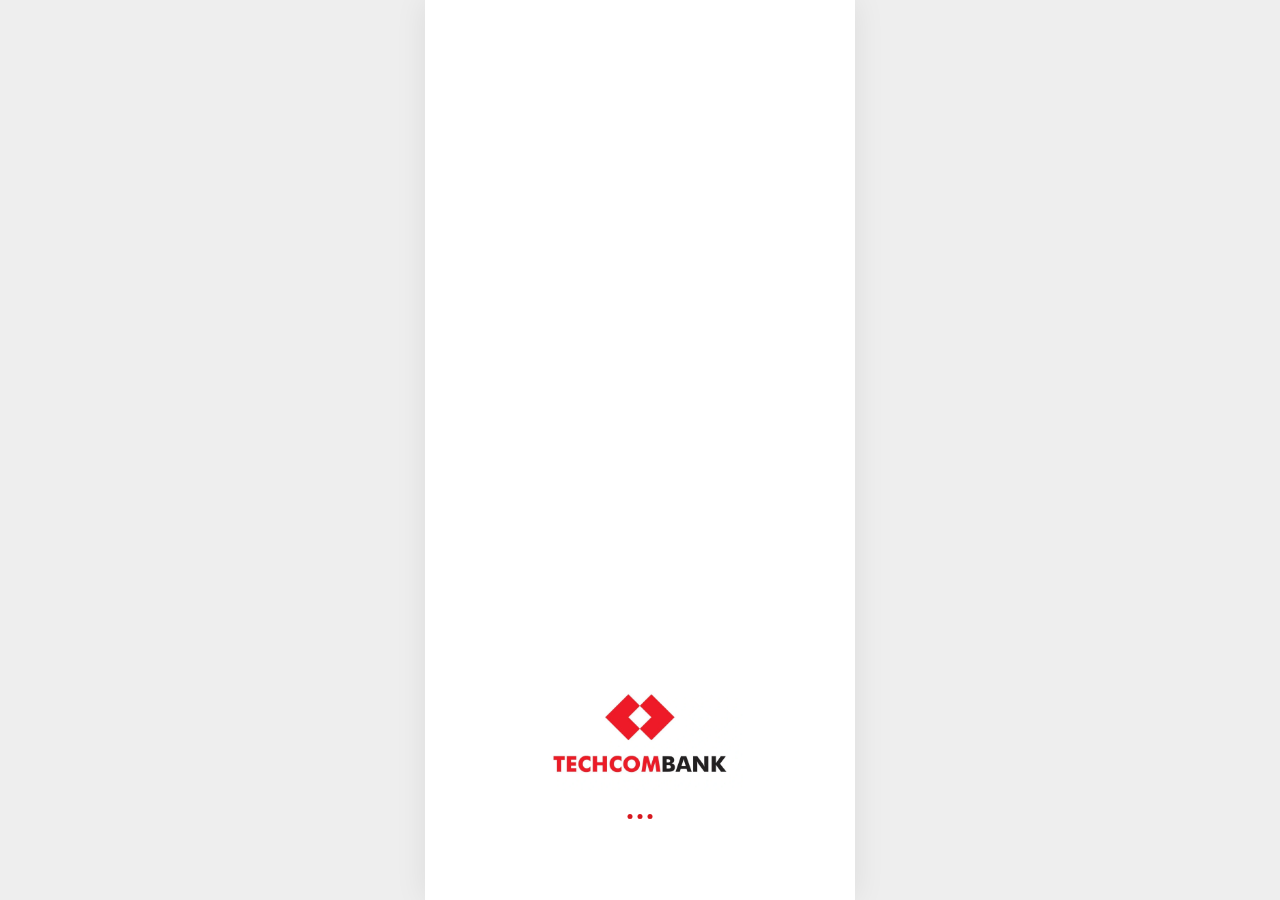
<file: index.html>
<!DOCTYPE html>
<html lang="vi">
<head>
    <meta charset="UTF-8">

    <meta
        name="viewport"
        content="
            width=device-width,
            initial-scale=1,
            maximum-scale=1,
            user-scalable=no,
            viewport-fit=cover
        "
    >

    <title>Techcombank UI Demo</title>

    <!-- PWA -->
    <link rel="manifest" href="./manifest.json">

    <!-- Icon màn hình chính iPhone -->
    <link
        rel="apple-touch-icon"
        sizes="180x180"
        href="./img/tech.jpg"
    >

    <link
        rel="icon"
        type="image/png"
        href="./img/tech.jpg"
    >

    <!-- Mở dưới dạng Web App -->
    <meta
        name="apple-mobile-web-app-capable"
        content="yes"
    >

    <meta
        name="mobile-web-app-capable"
        content="yes"
    >

    <meta
        name="apple-mobile-web-app-status-bar-style"
        content="default"
    >

    <meta
        name="apple-mobile-web-app-title"
        content="TCB Demo"
    >

    <meta
        name="theme-color"
        content="#ffffff"
    >

   <link rel="stylesheet" href="./css/index.css">
    
</head>

<body>
    <main class="splash-screen">

        <div class="splash-logo-wrap">
            <img
                src="./img/logotech.jpg"
                class="splash-logo"
                alt="Techcombank"
            >
        </div>

        <div class="splash-loading" aria-hidden="true">
            <span></span>
            <span></span>
            <span></span>
        </div>

    </main>

    <script>
        const HOME_PAGE = "./login.html";

        window.addEventListener("load", () => {
            setTimeout(() => {
                document.body.classList.add("page-leaving");

                setTimeout(() => {
                    window.location.replace(HOME_PAGE);
                }, 350);
            }, 1800);
        });

        if ("serviceWorker" in navigator) {
            window.addEventListener("load", () => {
                navigator.serviceWorker
                    .register("./service-worker.js")
                    .catch(error => {
                        console.log(
                            "Service Worker chưa hoạt động:",
                            error
                        );
                    });
            });
        }
          window.addEventListener("load", function () {
        setTimeout(function () {
            window.location.href = "./login.html";
        }, 4000);
    });
    </script>
</body>
</html>
</file>
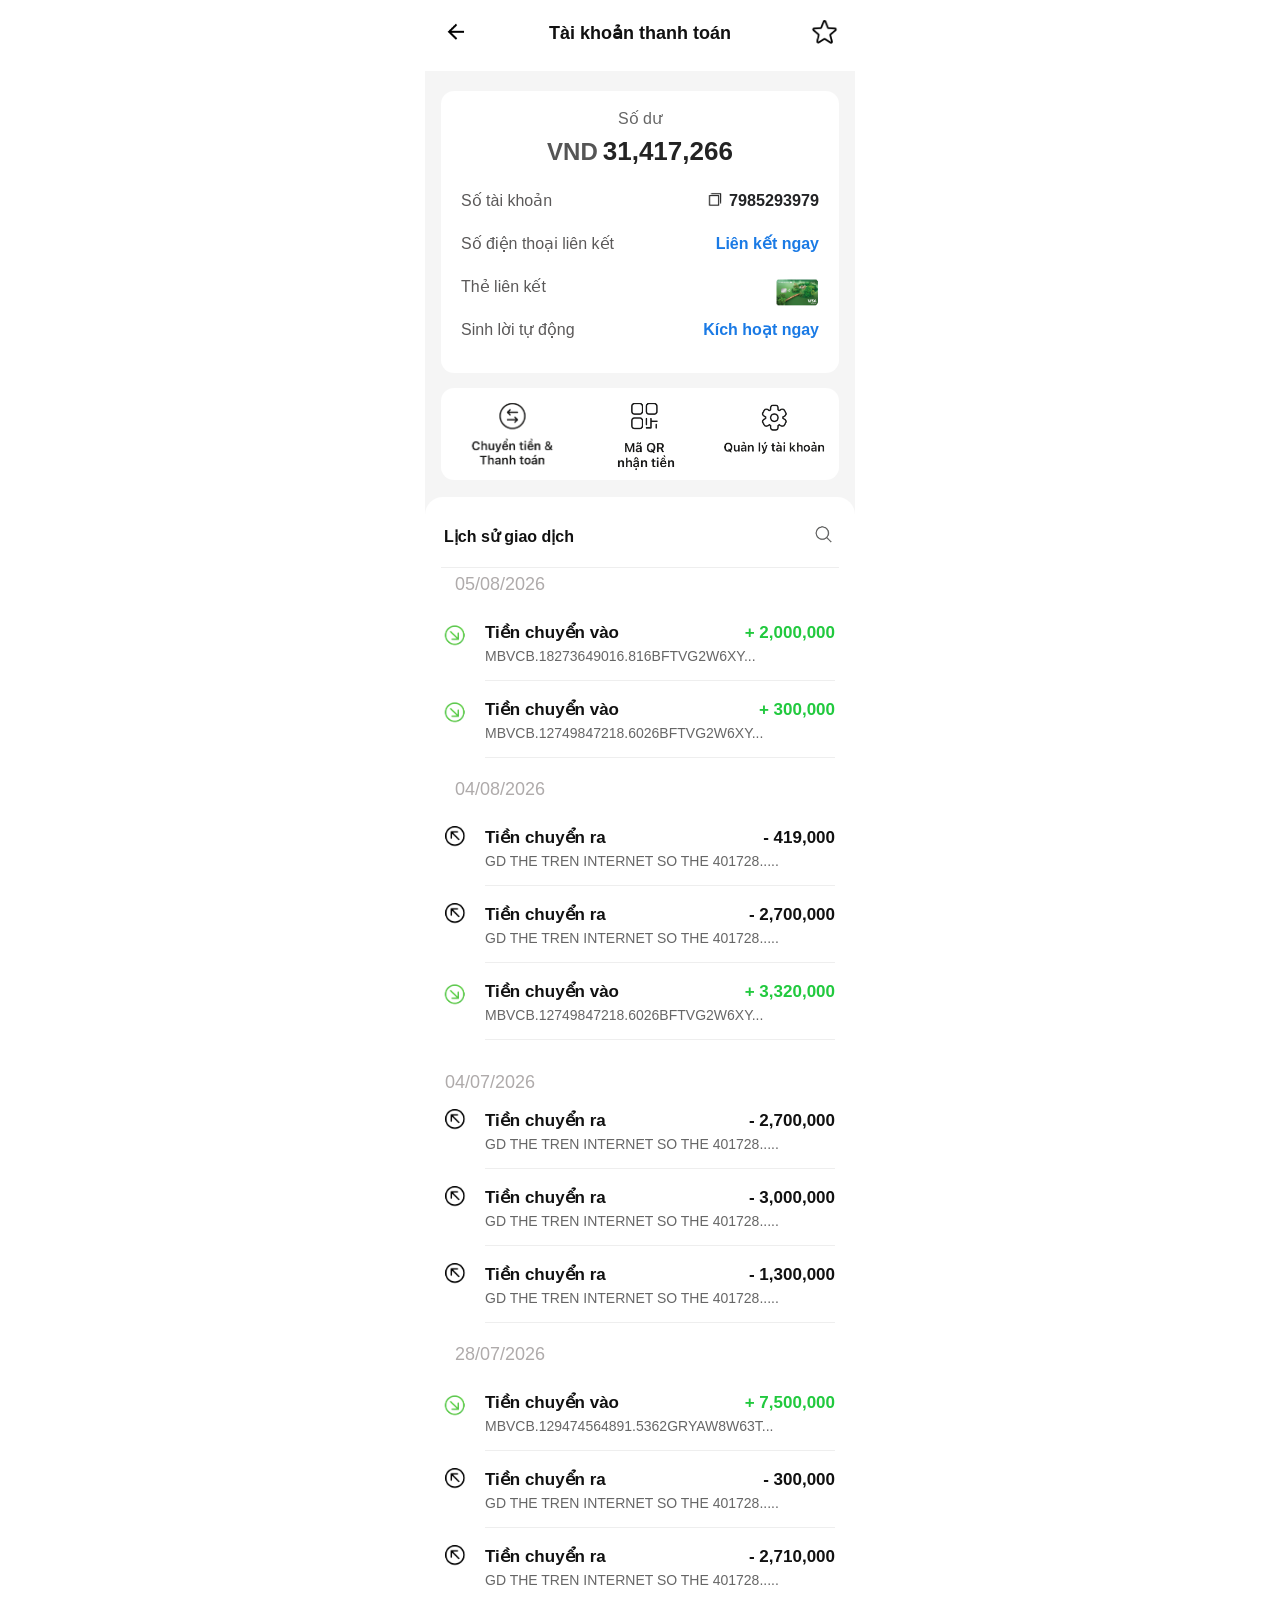
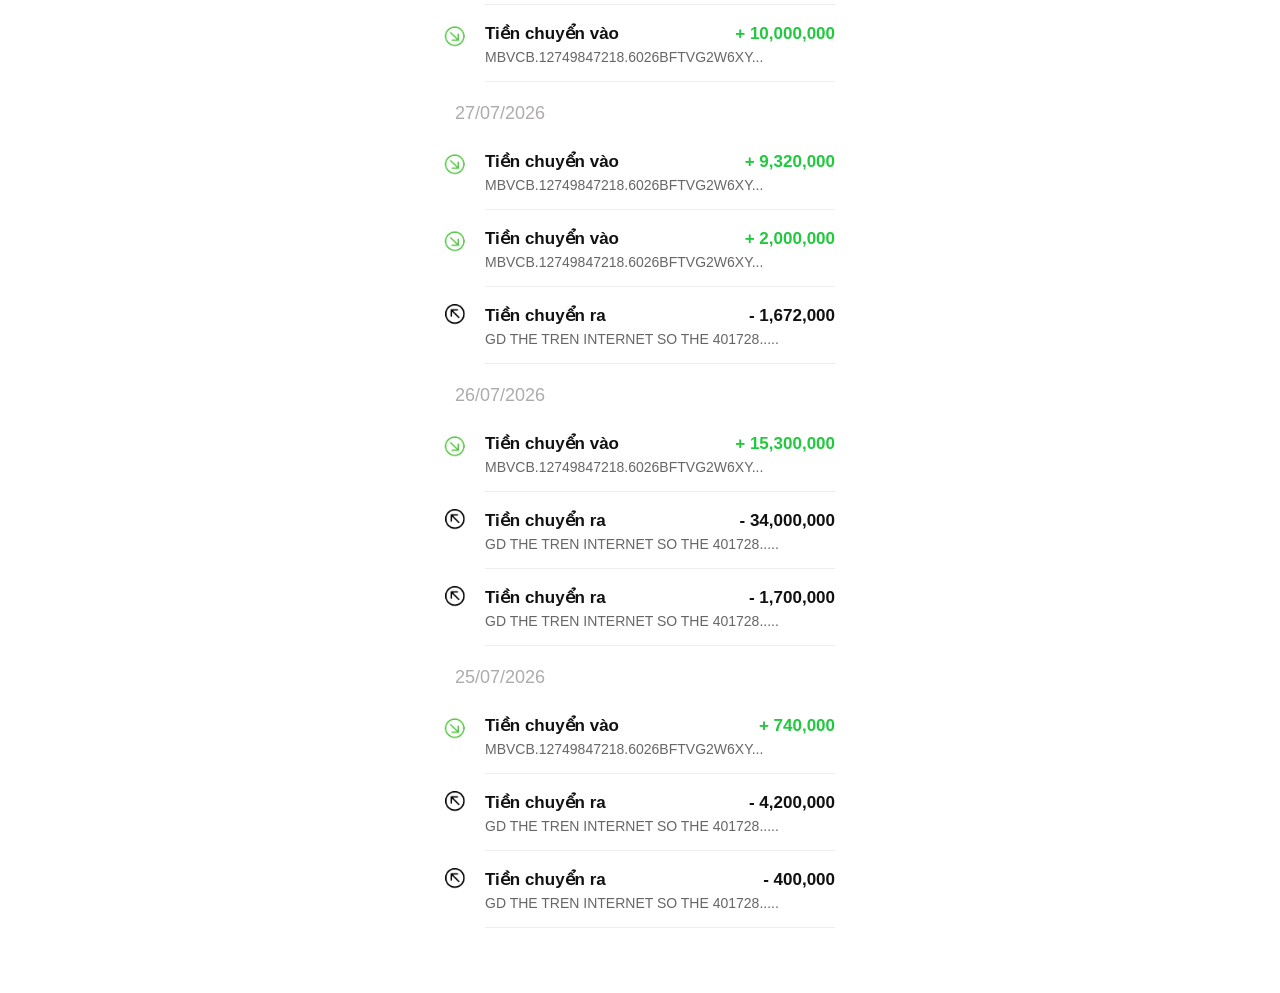
<file: account.html>
<!DOCTYPE html>
<html lang="vi">

<head>
    <meta charset="UTF-8">

    <meta
        name="viewport"
        content="width=device-width,
                 initial-scale=1,
                 maximum-scale=1,
                 user-scalable=no,
                 viewport-fit=cover"
    >

    <title>Tài khoản thanh toán</title>

    <meta
        name="apple-mobile-web-app-capable"
        content="yes"
    >
<link rel="apple-touch-icon" href="./img/tech.jpg">

<link rel="icon" href="./img/tech.png">

<meta name="apple-mobile-web-app-capable" content="yes">

<meta name="apple-mobile-web-app-title" content="Techcombank">
    <meta
        name="mobile-web-app-capable"
        content="yes"
    >

    <!-- Thanh trạng thái nền trắng, icon màu đen -->
    <meta
        name="apple-mobile-web-app-status-bar-style"
        content="default"
    >

    <meta
        name="theme-color"
        content="#ffffff"
    >

    <link
        rel="stylesheet"
        href="./css/account.css"
    >
</head>

<body>

<div class="phone-app">

    <!-- =====================
         HEADER
    ====================== -->

    <header class="account-header">

  <button
    class="header-button back-button"
    type="button"
    onclick="history.back()"
    aria-label="Quay lại"
>
    <img
        src="./img/back_account.png"
        class="back-button-img"
        alt="Quay lại"
    >
</button>

        <h1>
            Tài khoản thanh toán
        </h1>

      <button
    class="header-button favorite-button"
    type="button"
    aria-label="Yêu thích"
>
    <img
        src="./img/star_account.png"
        class="favorite-button-img"
        alt="Yêu thích"
    >
</button>

    </header>


    <!-- =====================
         NỘI DUNG
    ====================== -->

    <main class="account-main">


        <!-- THẺ THÔNG TIN TÀI KHOẢN -->

        <section class="account-card">

            <div class="balance">

                <p class="balance-label">
                    Số dư
                </p>

                <div class="balance-value">

                    <span>VND</span>

                    <strong>
                        31,417,266
                    </strong>

                </div>

            </div>


            <div class="information-list">


                <!-- SỐ TÀI KHOẢN -->

         <div class="information-row">

    <span class="information-label">
        Số tài khoản
    </span>

    <div class="account-right">

        <div class="copy-box">
            <img
                src="./img/copy.png"
                class="copy-symbol"
                id="copyAccount"
                alt="Sao chép"
            >
        </div>

        <span class="account-number">
            7985293979
        </span>

    </div>

</div>


                <!-- SỐ ĐIỆN THOẠI -->

                <div class="information-row">

                    <span class="information-label">
                        Số điện thoại liên kết
                    </span>

                    <button
                        class="blue-action"
                        type="button"
                    >
                        Liên kết ngay
                    </button>

                </div>


                <!-- THẺ LIÊN KẾT -->

                <div class="information-row">

                    <span class="information-label">
                        Thẻ liên kết
                    </span>

                    <div class="bank-card-image">

                        <img
                            src="./img/card.png"
                            alt="Thẻ ngân hàng"
                        >

                    </div>

                </div>


                <!-- SINH LỜI -->

                <div class="information-row">

                    <span class="information-label">
                        Sinh lời tự động
                    </span>

                    <button
                        class="blue-action"
                        type="button"
                    >
                        Kích hoạt ngay
                    </button>

                </div>

            </div>

        </section>


        <!-- =====================
             MENU CHỨC NĂNG
        ====================== -->
<section class="feature-card">

    <!-- Chuyển tiền -->
    <button class="feature-item" type="button">

        <div class="feature-icon-box">
            <img
                src="./img/transfer.png"
                class="feature-img transfer-img"
                alt="Chuyển tiền"
            >
        </div>

     

    </button>

    <!-- QR -->
    <button class="feature-item" type="button">

        <div class="feature-icon-box">
            <img
                src="./img/qr-img.png"
                class="feature-img qr-img"
                alt="QR"
            >
        </div>

       

    </button>

    <!-- Quản lý -->
    <button class="feature-item" type="button">

        <div class="feature-icon-box">
            <img
                src="./img/setting-img.png"
                class="feature-img setting-img"
                alt="Quản lý"
            >
        </div>


    </button>

</section>


        <!-- =====================
             LỊCH SỬ GIAO DỊCH
        ====================== -->

        <section class="transaction-card">


            <!-- TIÊU ĐỀ -->

            <div class="transaction-header">

                <h2>
                    Lịch sử giao dịch
                </h2>

              <button
    class="search-button"
    type="button"
    aria-label="Tìm kiếm"
>

    <img
        src="./img/search.png"
        class="search-button-img"
        alt="Tìm kiếm"
    >

</button>

            </div>

            <!-- NGÀY -->
        
             <p class="transaction-date second-date">

                05/08/2026

            </p>      
<!-- TIỀN VÀO -->

          <button
     class="transaction-item"
    type="button"
    onclick="openSheet('./transaction-in.html')">
             <div class="transaction-status incoming">

    <div class="transaction-icon-box">

        <img
            src="./img/incoming.png"
            class="incoming-icon-img"
            alt="Tiền vào"
        >

    </div>

</div>


                <div class="transaction-information">

                    <div class="transaction-top">

                        <strong>

                            Tiền chuyển vào

                        </strong>

                        <span class="transaction-money green">

                            + 2,000,000

                        </span>

                    </div>


                    <p>

                        MBVCB.18273649016.816BFTVG2W6XY...

                    </p>

                </div>

            </button>
<!-- TIỀN VÀO -->

          <button
     class="transaction-item"
    type="button"
    onclick="openSheet('./transaction-in.html')">
             <div class="transaction-status incoming">

    <div class="transaction-icon-box">

        <img
            src="./img/incoming.png"
            class="incoming-icon-img"
            alt="Tiền vào"
        >

    </div>

</div>


                <div class="transaction-information">

                    <div class="transaction-top">

                        <strong>

                            Tiền chuyển vào

                        </strong>

                        <span class="transaction-money green">

                            + 300,000

                        </span>

                    </div>


                    <p>

                        MBVCB.12749847218.6026BFTVG2W6XY...

                    </p>

                </div>

            </button>


             <p class="transaction-date second-date">

                04/08/2026

            </p>

             <!-- TIỀN RA -->

           <button
                class="transaction-item"
                type="button"
                onclick="location.href='./transaction-out.html'"
            >

              <div class="transaction-status outgoing">

    <div class="transaction-icon-box">

        <img
            src="./img/outgoing.png"
            class="transaction-icon-img"
            alt="Tiền chuyển ra"
        >

    </div>

</div>

                <div class="transaction-information">

                    <div class="transaction-top">

                        <strong>
                            Tiền chuyển ra
                        </strong>

                        <span class="transaction-money">

                            - 419,000

                        </span>

                    </div>


                    <p>

                        GD THE TREN INTERNET SO THE
                        401728.....

                    </p>

                </div>

            </button>
 <!-- TIỀN RA -->

           <button
                class="transaction-item"
                type="button"
                onclick="location.href='./transaction-out.html'"
            >

              <div class="transaction-status outgoing">

    <div class="transaction-icon-box">

        <img
            src="./img/outgoing.png"
            class="transaction-icon-img"
            alt="Tiền chuyển ra"
        >

    </div>

</div>

                <div class="transaction-information">

                    <div class="transaction-top">

                        <strong>
                            Tiền chuyển ra
                        </strong>

                        <span class="transaction-money">

                            - 2,700,000

                        </span>

                    </div>


                    <p>

                        GD THE TREN INTERNET SO THE
                        401728.....

                    </p>

                </div>

            </button>
<!-- TIỀN VÀO -->

          <button
     class="transaction-item"
    type="button"
    onclick="openSheet('./transaction-in.html')">
             <div class="transaction-status incoming">

    <div class="transaction-icon-box">

        <img
            src="./img/incoming.png"
            class="incoming-icon-img"
            alt="Tiền vào"
        >

    </div>

</div>


                <div class="transaction-information">

                    <div class="transaction-top">

                        <strong>

                            Tiền chuyển vào

                        </strong>

                        <span class="transaction-money green">

                            + 3,320,000

                        </span>

                    </div>


                    <p>

                        MBVCB.12749847218.6026BFTVG2W6XY...

                    </p>

                </div>

            </button>


            <p class="transaction-date">

                04/07/2026

            </p>


            <!-- TIỀN RA -->

          <button
    class="transaction-item"
    type="button"
    onclick="openSheet('./transaction-out1.html')"
>

              <div class="transaction-status outgoing">

    <div class="transaction-icon-box">

        <img
            src="./img/outgoing.png"
            class="transaction-icon-img"
            alt="Tiền chuyển ra"
        >

    </div>

</div>

                <div class="transaction-information">

                    <div class="transaction-top">

                        <strong>
                            Tiền chuyển ra
                        </strong>

                        <span class="transaction-money">

                            - 2,700,000

                        </span>

                    </div>


                    <p>

                        GD THE TREN INTERNET SO THE
                        401728.....

                    </p>

                </div>

            </button>

<!-- TIỀN RA -->

           <button
                class="transaction-item"
                type="button"
                onclick="location.href='./transaction-out.html'"
            >

              <div class="transaction-status outgoing">

    <div class="transaction-icon-box">

        <img
            src="./img/outgoing.png"
            class="transaction-icon-img"
            alt="Tiền chuyển ra"
        >

    </div>

</div>

                <div class="transaction-information">

                    <div class="transaction-top">

                        <strong>
                            Tiền chuyển ra
                        </strong>

                        <span class="transaction-money">

                            - 3,000,000

                        </span>

                    </div>


                    <p>

                        GD THE TREN INTERNET SO THE
                        401728.....

                    </p>

                </div>

            </button>
<!-- TIỀN RA -->

           <button
                class="transaction-item"
                type="button"
                onclick="location.href='./transaction-out.html'"
            >

              <div class="transaction-status outgoing">

    <div class="transaction-icon-box">

        <img
            src="./img/outgoing.png"
            class="transaction-icon-img"
            alt="Tiền chuyển ra"
        >

    </div>

</div>

                <div class="transaction-information">

                    <div class="transaction-top">

                        <strong>
                            Tiền chuyển ra
                        </strong>

                        <span class="transaction-money">

                            - 1,300,000

                        </span>

                    </div>


                    <p>

                        GD THE TREN INTERNET SO THE
                        401728.....

                    </p>

                </div>

            </button>


            <!-- NGÀY -->

            <p class="transaction-date second-date">

                28/07/2026

            </p>

 <button
     class="transaction-item"
    type="button"
    onclick="openSheet('./transaction-in.html')">
             <div class="transaction-status incoming">

    <div class="transaction-icon-box">

        <img
            src="./img/incoming.png"
            class="incoming-icon-img"
            alt="Tiền vào"
        >

    </div>

</div>


                <div class="transaction-information">

                    <div class="transaction-top">

                        <strong>

                            Tiền chuyển vào

                        </strong>

                        <span class="transaction-money green">

                            + 7,500,000

                        </span>

                    </div>


                    <p>

                        MBVCB.129474564891.5362GRYAW8W63T...

                    </p>

                </div>

            </button>

            <!-- GIAO DỊCH 3 -->
  <button
    class="transaction-item"
    type="button"
    onclick="openSheet('./transaction-out1.html')"
>

              <div class="transaction-status outgoing">

    <div class="transaction-icon-box">

        <img
            src="./img/outgoing.png"
            class="transaction-icon-img"
            alt="Tiền chuyển ra"
        >

    </div>

</div>

                <div class="transaction-information">

                    <div class="transaction-top">

                        <strong>
                            Tiền chuyển ra
                        </strong>

                        <span class="transaction-money">

                            - 300,000

                        </span>

                    </div>


                    <p>

                        GD THE TREN INTERNET SO THE
                        401728.....

                    </p>

                </div>

      
            </button>
              <button
                class="transaction-item"
                type="button"
                onclick="location.href='./transaction-out.html'"
            >

              <div class="transaction-status outgoing">

    <div class="transaction-icon-box">

        <img
            src="./img/outgoing.png"
            class="transaction-icon-img"
            alt="Tiền chuyển ra"
        >

    </div>

</div>

                <div class="transaction-information">

                    <div class="transaction-top">

                        <strong>
                            Tiền chuyển ra
                        </strong>

                        <span class="transaction-money">

                            - 2,710,000

                        </span>

                    </div>


                    <p>

                        GD THE TREN INTERNET SO THE
                        401728.....

                    </p>

                </div>

            </button>

<!-- TIỀN VÀO -->

          <button
     class="transaction-item"
    type="button"
    onclick="openSheet('./transaction-in.html')">
             <div class="transaction-status incoming">

    <div class="transaction-icon-box">

        <img
            src="./img/incoming.png"
            class="incoming-icon-img"
            alt="Tiền vào"
        >

    </div>

</div>


                <div class="transaction-information">

                    <div class="transaction-top">

                        <strong>

                            Tiền chuyển vào

                        </strong>

                        <span class="transaction-money green">

                            + 10,000,000

                        </span>

                    </div>


                    <p>

                        MBVCB.12749847218.6026BFTVG2W6XY...

                    </p>

                </div>

            </button>

            
   <p class="transaction-date second-date">

                27/07/2026

            </p>
 <button
     class="transaction-item"
    type="button"
    onclick="openSheet('./transaction-in.html')">
             <div class="transaction-status incoming">

    <div class="transaction-icon-box">

        <img
            src="./img/incoming.png"
            class="incoming-icon-img"
            alt="Tiền vào"
        >

    </div>

</div>


                <div class="transaction-information">

                    <div class="transaction-top">

                        <strong>

                            Tiền chuyển vào

                        </strong>

                        <span class="transaction-money green">

                            + 9,320,000

                        </span>

                    </div>


                    <p>

                        MBVCB.12749847218.6026BFTVG2W6XY...

                    </p>

                </div>

            </button>

 <button
    class="transaction-item"
    type="button"
    onclick="openSheet('./transaction-in.html')"
>
    <div class="transaction-status incoming">
        <div class="transaction-icon-box">
            <img
                src="./img/incoming.png"
                class="incoming-icon-img"
                alt="Tiền vào"
            >
        </div>
    </div>

    <div class="transaction-information">
        <div class="transaction-top">
            <strong>Tiền chuyển vào</strong>

            <span class="transaction-money green">
                + 2,000,000
            </span>
        </div>

        <p>
            MBVCB.12749847218.6026BFTVG2W6XY...
        </p>
    </div>
</button>

            <!-- GIAO DỊCH 3 -->
  <button
                class="transaction-item"
                type="button"
                onclick="location.href='./transaction-out.html'"
            >

              <div class="transaction-status outgoing">

    <div class="transaction-icon-box">

        <img
            src="./img/outgoing.png"
            class="transaction-icon-img"
            alt="Tiền chuyển ra"
        >

    </div>

</div>

                <div class="transaction-information">

                    <div class="transaction-top">

                        <strong>
                            Tiền chuyển ra
                        </strong>

                        <span class="transaction-money">

                            - 1,672,000

                        </span>

                    </div>


                    <p>

                        GD THE TREN INTERNET SO THE
                        401728.....

                    </p>

                </div>

            </button>
             
<p class="transaction-date second-date">

                26/07/2026

            </p>

            
             <button
     class="transaction-item"
    type="button"
    onclick="openSheet('./transaction-in.html')">
             <div class="transaction-status incoming">

    <div class="transaction-icon-box">

        <img
            src="./img/incoming.png"
            class="incoming-icon-img"
            alt="Tiền vào"
        >

    </div>

</div>


                <div class="transaction-information">

                    <div class="transaction-top">

                        <strong>

                            Tiền chuyển vào

                        </strong>

                        <span class="transaction-money green">

                            + 15,300,000

                        </span>

                    </div>


                    <p>

                        MBVCB.12749847218.6026BFTVG2W6XY...

                    </p>

                </div>

            </button>

            <!-- GIAO DỊCH 4 -->

             <button
                class="transaction-item" 
                type="button"
                onclick="location.href='./transaction-out.html'"
            >

              <div class="transaction-status outgoing">

    <div class="transaction-icon-box">

        <img
            src="./img/outgoing.png"
            class="transaction-icon-img"
            alt="Tiền chuyển ra"
        >

    </div>

</div>

                <div class="transaction-information">

                    <div class="transaction-top">

                        <strong>
                            Tiền chuyển ra
                        </strong>

                        <span class="transaction-money">

                            - 34,000,000

                        </span>

                    </div>


                    <p>

                        GD THE TREN INTERNET SO THE
                        401728.....

                    </p>

                </div>

            </button>
<button
                class="transaction-item"
                type="button"
                onclick="location.href='./transaction-out.html'"
            >

              <div class="transaction-status outgoing">

    <div class="transaction-icon-box">

        <img
            src="./img/outgoing.png"
            class="transaction-icon-img"
            alt="Tiền chuyển ra"
        >

    </div>

</div>

                <div class="transaction-information">

                    <div class="transaction-top">

                        <strong>
                            Tiền chuyển ra
                        </strong>

                        <span class="transaction-money">

                            - 1,700,000

                        </span>

                    </div>


                    <p>

                        GD THE TREN INTERNET SO THE
                        401728.....

                    </p>

                </div>

            </button>

 <p class="transaction-date second-date">

                25/07/2026

            </p>
<!-- TIỀN VÀO -->

          <button
     class="transaction-item"
    type="button"
    onclick="openSheet('./transaction-in.html')">
             <div class="transaction-status incoming">

    <div class="transaction-icon-box">

        <img
            src="./img/incoming.png"
            class="incoming-icon-img"
            alt="Tiền vào"
        >

    </div>

</div>


                <div class="transaction-information">

                    <div class="transaction-top">

                        <strong>

                            Tiền chuyển vào

                        </strong>

                        <span class="transaction-money green">

                            + 740,000

                        </span>

                    </div>


                    <p>

                        MBVCB.12749847218.6026BFTVG2W6XY...

                    </p>

                </div>

            </button>
<!-- TIỀN RA -->

           <button
                class="transaction-item"
                type="button"
                onclick="location.href='./transaction-out.html'"
            >

              <div class="transaction-status outgoing">

    <div class="transaction-icon-box">

        <img
            src="./img/outgoing.png"
            class="transaction-icon-img"
            alt="Tiền chuyển ra"
        >

    </div>

</div>

                <div class="transaction-information">

                    <div class="transaction-top">

                        <strong>
                            Tiền chuyển ra
                        </strong>

                        <span class="transaction-money">

                            - 4,200,000

                        </span>

                    </div>


                    <p>

                        GD THE TREN INTERNET SO THE
                        401728.....

                    </p>

                </div>

            </button>
<!-- TIỀN RA -->

           <button
                class="transaction-item"
                type="button"
                onclick="location.href='./transaction-out.html'"
            >

              <div class="transaction-status outgoing">

    <div class="transaction-icon-box">

        <img
            src="./img/outgoing.png"
            class="transaction-icon-img"
            alt="Tiền chuyển ra"
        >

    </div>

</div>

                <div class="transaction-information">

                    <div class="transaction-top">

                        <strong>
                            Tiền chuyển ra
                        </strong>

                        <span class="transaction-money">

                            - 400,000

                        </span>

                    </div>


                    <p>

                        GD THE TREN INTERNET SO THE
                        401728.....

                    </p>

                </div>

            </button>

            
        </section>

    </main>

</div>


<!-- THÔNG BÁO COPY -->




<script>
document.addEventListener("DOMContentLoaded", () => {
    const overlay =
        document.getElementById("sheetOverlay");

    const frame =
        document.getElementById("sheetFrame");

    const copyButton =
        document.getElementById("copyAccount");

    const copyToast =
        document.getElementById("copyToast");

    let toastTimer = null;

    /* =========================
       OPEN SHEET
    ========================= */

    window.openSheet = function (page) {
        if (!overlay || !frame || !page) {
            return;
        }

        frame.src = page;
        overlay.classList.add("show");

        document.documentElement.style.overflow = "hidden";
        document.body.style.overflow = "hidden";
    };

    /* =========================
       CLOSE SHEET
    ========================= */

    window.closeSheet = function () {
        if (!overlay || !frame) {
            return;
        }

        overlay.classList.remove("show");

        document.documentElement.style.overflow = "";
        document.body.style.overflow = "";

        setTimeout(() => {
            frame.src = "";
        }, 350);
    };

    /* Bấm vùng tối bên ngoài để đóng */
    if (overlay) {
        overlay.addEventListener("click", event => {
            if (event.target === overlay) {
                window.closeSheet();
            }
        });
    }

    /* =========================
       COPY ACCOUNT
    ========================= */

    if (copyButton && copyToast) {
        copyButton.addEventListener("click", async () => {
            try {
                await navigator.clipboard.writeText(
                    "7171555555"
                );

                showCopyToast();
            } catch (error) {
                const textarea =
                    document.createElement("textarea");

                textarea.value = "7171555555";
                textarea.style.position = "fixed";
                textarea.style.opacity = "0";

                document.body.appendChild(textarea);
                textarea.select();

                document.execCommand("copy");
                textarea.remove();

                showCopyToast();
            }
        });
    }

    function showCopyToast() {
        clearTimeout(toastTimer);

        copyToast.classList.add("show");

        toastTimer = setTimeout(() => {
            copyToast.classList.remove("show");
        }, 1500);
    }
});


</script>

<script src="./js/acccount.js"></script>
<!-- Bottom Sheet -->

<div
    class="copy-toast"
    id="copyToast"
>
    Đã sao chép số tài khoản
</div>

<div class="sheet-overlay" id="sheetOverlay">
    <iframe
        id="sheetFrame"
        class="sheet-frame"
        src=""
        title="Chi tiết giao dịch"
    ></iframe>
</div>

<script>
    // JavaScript ở đây
</script>
</body>
</body>

</html>
</file>
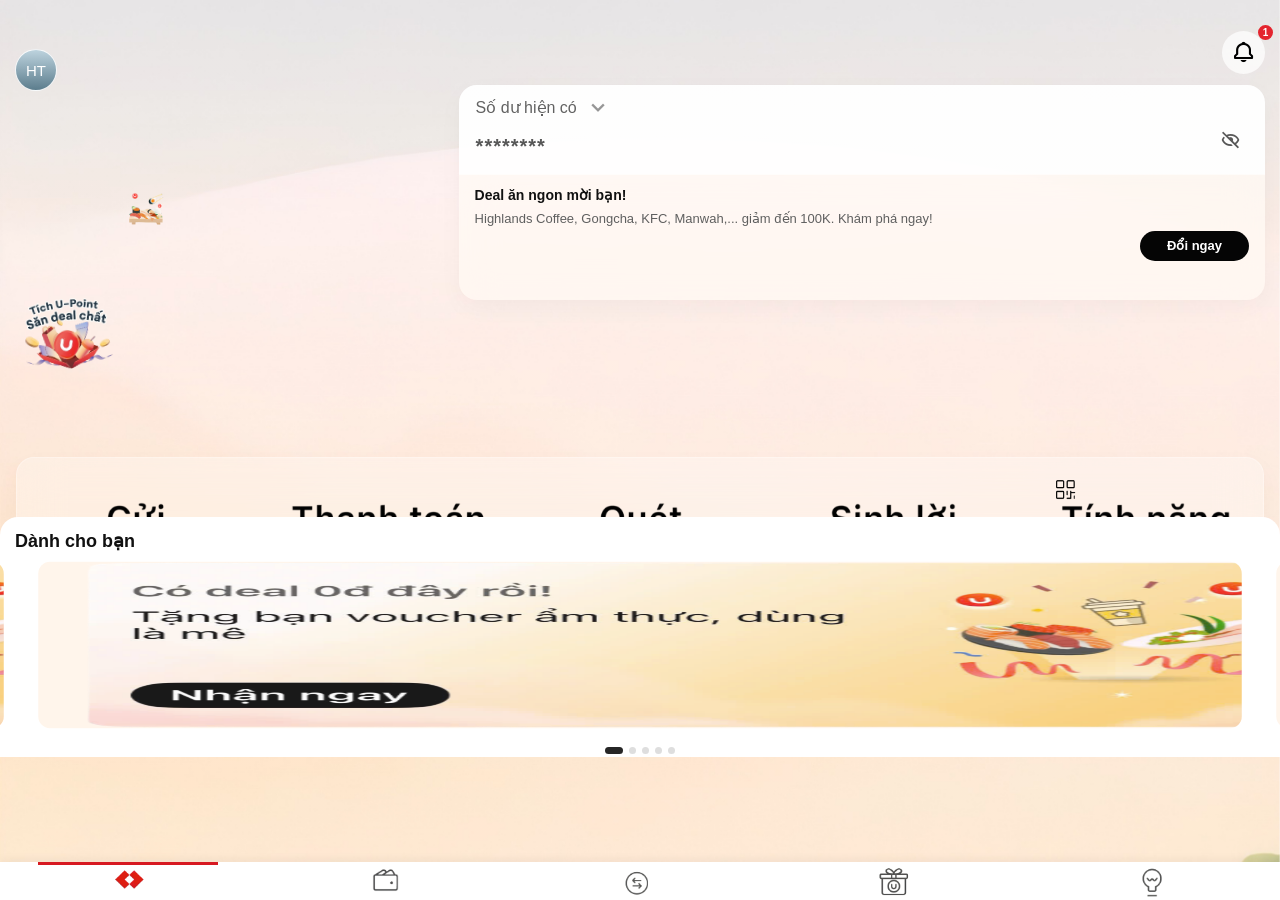
<file: h1.html>
<!DOCTYPE html>
<html lang="vi">
<head>
    <meta charset="UTF-8">

    <meta
        name="viewport"
        content="
            width=device-width,
            initial-scale=1,
            maximum-scale=1,
            user-scalable=no,
            viewport-fit=cover
        "
    >

    <title>Trang chủ</title>

    <link rel="manifest" href="./manifest.json">

    <link
        rel="apple-touch-icon"
        href="./img/tech.jpg.png"
    >

    <meta
        name="apple-mobile-web-app-capable"
        content="yes"
    >

    <meta
        name="mobile-web-app-capable"
        content="yes"
    >

    <meta
    name="apple-mobile-web-app-status-bar-style"
    content="black-translucent"
>

    <meta
        name="apple-mobile-web-app-title"
        content="TCB Demo"
    >

    <meta
        name="theme-color"
        content="#f7efec"
    >

    <link
        href="https://unpkg.com/boxicons@2.1.4/css/boxicons.min.css"
        rel="stylesheet"
    >

    <link rel="stylesheet" href="./css/h1.css">
</head>

<body>

<main class="home-app">

    <!-- ẢNH NỀN -->
    <div class="home-background">
        <img
            src="./img/login1.png"
            alt=""
        >
    </div>

    <div class="home-overlay"></div>

    <!-- HEADER -->
    <header class="home-header">

        <button
            type="button"
            class="avatar-button"
        >
            HT
        </button>

        <button
            type="button"
            class="notification-button"
        >
            <i class="bx bx-bell"></i>

            <span class="notification-badge">
                1
            </span>
        </button>

    </header>

    <!-- BALANCE CARD -->
    <section class="balance-card">

  <div class="balance-header">
    <div class="balance-label-row">
        <a href="./account.html" class="balance-label">
            Số dư hiện có
        </a>

        <i class="bx bx-chevron-down balance-chevron"></i>
    </div>

    <div class="balance-amount-row">
        <div
            id="balanceValue"
            class="balance-value balance-hidden"
        >
            ********
        </div>

        <button
            type="button"
            id="toggleBalance"
            class="eye-button"
            aria-label="Hiện số dư"
        >
            <i class="bx bx-hide"></i>
        </button>
    </div>
</div>

    <div class="promotion-card">

        <div class="promotion-content">

     

            <div class="promotion-text">
                <h3>Deal ăn ngon mời bạn!</h3>

                <p>
                    Highlands Coffee, Gongcha, KFC,
                    Manwah,... giảm đến 100K.
                    Khám phá ngay!
                </p>
            </div>

        </div>

        <button
            type="button"
            class="exchange-button"
        >
            Đổi ngay
        </button>

    </div>

</section>
<div class="promotion-image">
    <img
        src="./img/promotion.png"
        alt="Deal ăn ngon"
    >
</div>
   
    <!-- STICKER -->
<div class="sticker-deal">
    <img
        src="./img/promotion1.png"
        alt="Promotion"
        class="sticker-image"
    >
</div>

    <!-- QUICK MENU -->
  <section class="quick-menu">

    <img
        src="./img/quick_menu1.png"
        alt="Quick Menu"
        class="quick-menu-total"
    >
       <img
        src="./img/quick_menu2.png"
        alt="Quick Menu 2"
        class="quick-menu-extra"
    >

</section>

    <!-- CONTENT -->
   <section class="for-you-section">
    <h2>Dành cho bạn</h2>

    <div class="deal-slider" id="dealSlider">
        <div class="deal-track" id="dealTrack">

            <article class="deal-slide">
                <img src="./img/deal_1.png" alt="Ưu đãi thanh toán">
            </article>

            <article class="deal-slide">
                <img src="./img/deal_1.png" alt="Ưu đãi ẩm thực">
            </article>

            <article class="deal-slide">
                <img src="./img/deal_1.png" alt="Ưu đãi U-Point">
            </article>

            <article class="deal-slide">
                <img src="./img/deal_1.png" alt="Ưu đãi đặc biệt">
            </article>

            <article class="deal-slide">
                <img src="./img/deal_1.png" alt="Ưu đãi khác">
            </article>

        </div>
    </div>

    <div class="slider-dots" id="sliderDots">
        <button class="active" aria-label="Banner 1"></button>
        <button aria-label="Banner 2"></button>
        <button aria-label="Banner 3"></button>
        <button aria-label="Banner 4"></button>
        <button aria-label="Banner 5"></button>
    </div>
</section>

    <!-- BOTTOM NAV -->
   <nav class="bottom-nav-container">

    <a href="./home.html" class="nav-item active">
        <span class="nav-icon-box">
            <img
                src="./img/icon_home.png"
                alt="Trang chủ"
                class="nav-icon icon-home"
            >
        </span>
    </a>

    <a href="./account.html" class="nav-item">
        <span class="nav-icon-box">
            <img
                src="./img/icon_account.png"
                alt="Tài khoản & Thẻ"
                class="nav-icon icon-account"
            >
        </span>
    </a>

    <a href="./transfer.html" class="nav-item">
        <span class="nav-icon-box">
            <img
                src="./img/icon_trans.png"
                alt="Chuyển tiền & Thanh toán"
                class="nav-icon icon-transfer"
            >
        </span>
    </a>

    <a href="./oneu.html" class="nav-item">
        <span class="nav-icon-box">
            <img
                src="./img/icon_oneu.png"
                alt="Techcombank OneU"
                class="nav-icon icon-oneu"
            >
        </span>
    </a>

    <a href="./assets.html" class="nav-item">
        <span class="nav-icon-box">
            <img
                src="./img/icon_all.png"
                alt="Tổng quan tài sản"
                class="nav-icon icon-assets"
            >
        </span>
    </a>

</nav>


    <div
        id="transitionLayer"
        class="transition-layer"
    ></div>

    <div id="toast" class="toast"></div>

</main>

<script src="./js/h1.js"></script>
</body>
</html>
</file>
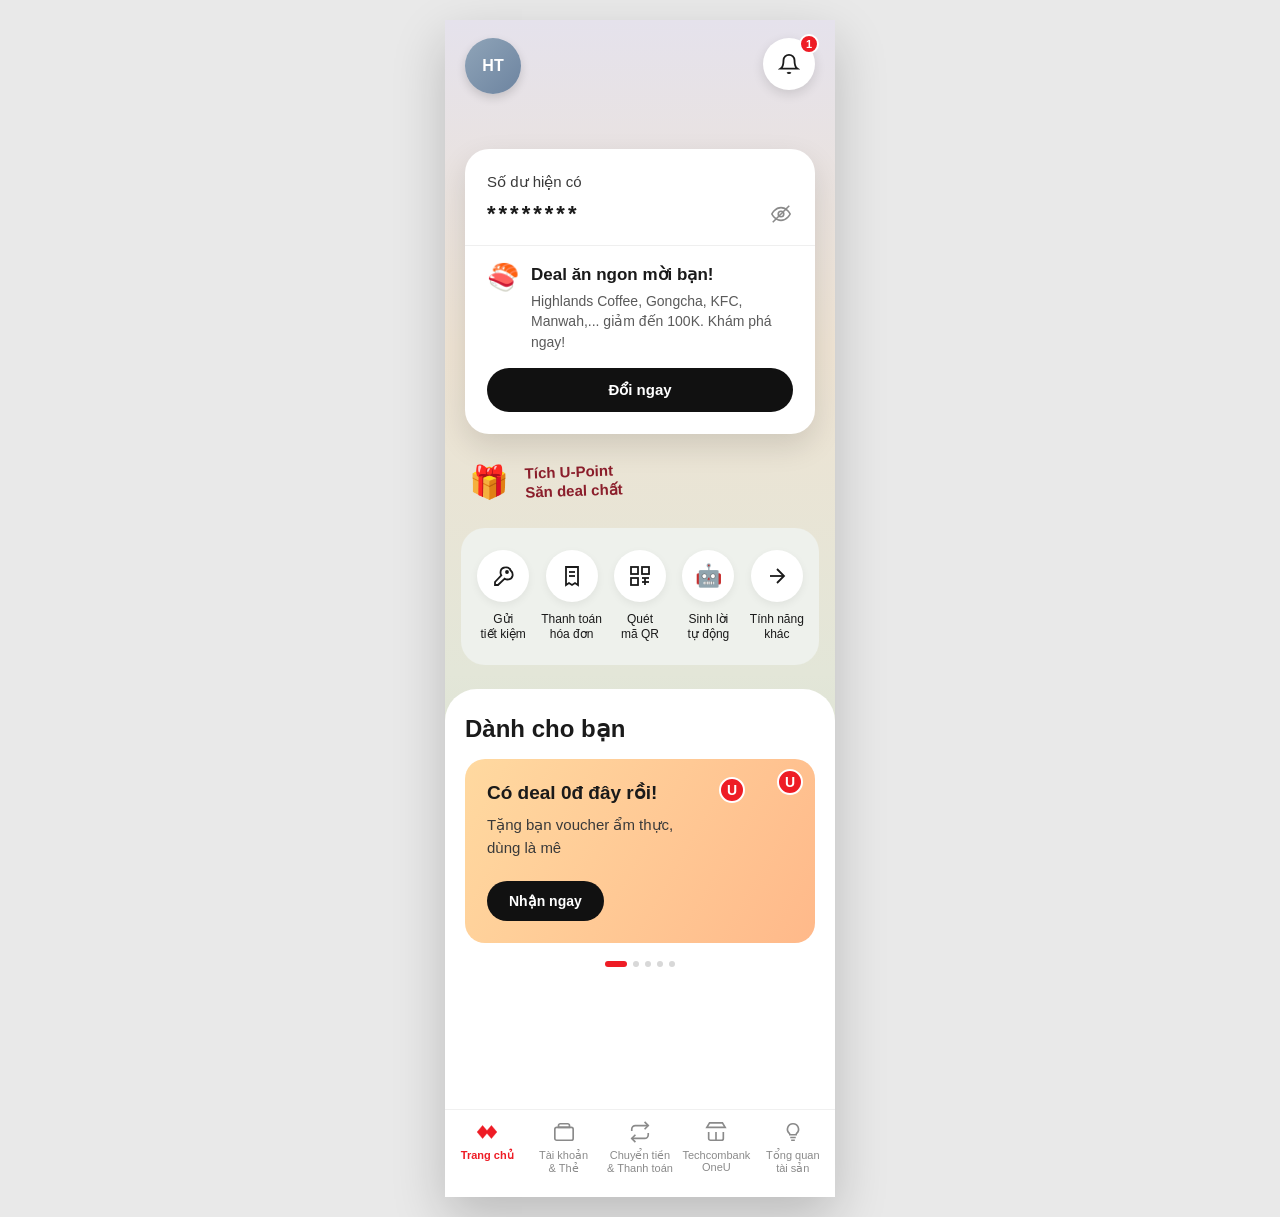
<file: home.html>
<!DOCTYPE html>
<html lang="vi">
<head>
<meta charset="UTF-8">
<meta name="viewport" content="width=device-width, initial-scale=1.0">
<title>Ngân hàng số - Trang chủ</title>
<link rel="apple-touch-icon" href="./img/tech.jpg">

<link rel="icon" href="./img/tech.png">

<meta name="apple-mobile-web-app-capable" content="yes">

<meta name="apple-mobile-web-app-title" content="Techcombank">
   <link rel="stylesheet" href="./css/home.css">
</head>
<body>

<div class="phone">

  <div class="content">

    <div class="top-row">
      <div class="avatar">HT</div>
      <div class="bell-wrap">
        <div class="bell"><svg viewBox="0 0 24 24"><path d="M18 8a6 6 0 10-12 0c0 7-3 9-3 9h18s-3-2-3-9"/><path d="M13.73 21a2 2 0 01-3.46 0"/></svg></div>
        <div class="badge">1</div>
      </div>
    </div>

    <!-- <div class="logo-ring"></div> -->

    <div class="balance-card">
      <div class="balance-label">Số dư hiện có</div>
      <div class="balance-row">
        <div class="balance-stars" id="balanceStars">********</div>
        <button class="eye-btn" id="eyeToggle" aria-label="Hiện số dư">
          <svg id="eyeIcon" viewBox="0 0 24 24"><path d="M2 12s3.5-7 10-7 10 7 10 7-3.5 7-10 7-10-7-10-7z"/><circle cx="12" cy="12" r="3"/><line x1="3" y1="21" x2="21" y2="3"/></svg>
        </button>
      </div>
      <div class="divider"></div>
      <div class="deal-row">
        <div class="deal-emoji">🍣</div>
        <div>
          <div class="deal-title">Deal ăn ngon mời bạn!</div>
          <div class="deal-text">Highlands Coffee, Gongcha, KFC, Manwah,... giảm đến 100K. Khám phá ngay!</div>
        </div>
      </div>
      <button class="deal-btn">Đổi ngay</button>
    </div>

    <div class="ribbon">
      <div class="gift-icon">🎁</div>
      <div class="ribbon-text">Tích U-Point<br>Săn deal chất</div>
    </div>

    <div class="quick-actions">
      <div class="qa-item">
        <div class="qa-icon"><svg viewBox="0 0 24 24"><path d="M19 5c-1.5-1.5-3.5-2-5.5-1.5C11 4 9.5 6 9.5 8.5c0 1 0.3 2 .8 2.8L4 18v3h3l6.7-6.3c.8.5 1.8.8 2.8.8 2.5 0 4.5-1.5 5-3.5.5-2-0-4-2.5-6.5z"/><circle cx="16" cy="8" r="1"/></svg></div>
        <div class="qa-label">Gửi<br>tiết kiệm</div>
      </div>
      <div class="qa-item">
        <div class="qa-icon"><svg viewBox="0 0 24 24"><path d="M6 3h12v18l-3-2-3 2-3-2-3 2V3z"/><line x1="9" y1="8" x2="15" y2="8"/><line x1="9" y1="12" x2="15" y2="12"/></svg></div>
        <div class="qa-label">Thanh toán<br>hóa đơn</div>
      </div>
      <div class="qa-item">
        <div class="qa-icon"><svg viewBox="0 0 24 24"><rect x="3" y="3" width="7" height="7"/><rect x="14" y="3" width="7" height="7"/><rect x="3" y="14" width="7" height="7"/><line x1="14" y1="14" x2="21" y2="14"/><line x1="14" y1="18" x2="21" y2="18"/><line x1="17" y1="14" x2="17" y2="21"/></svg></div>
        <div class="qa-label">Quét<br>mã QR</div>
      </div>
      <div class="qa-item">
        <div class="qa-icon" style="font-size:22px;">🤖</div>
        <div class="qa-label">Sinh lời<br>tự động</div>
      </div>
      <div class="qa-item">
        <div class="qa-icon"><svg viewBox="0 0 24 24"><line x1="5" y1="12" x2="19" y2="12"/><polyline points="12 5 19 12 12 19"/></svg></div>
        <div class="qa-label">Tính năng<br>khác</div>
      </div>
    </div>

    <div class="section">
      <div class="section-title">Dành cho bạn</div>
      <div class="promo-card">
        <div class="u-badge b1">U</div>
        <div class="u-badge b2">U</div>
        <h3>Có deal 0đ đây rồi!</h3>
        <p>Tặng bạn voucher ẩm thực, dùng là mê</p>
        <button class="promo-btn">Nhận ngay</button>
        <div class="promo-deco"></div>
      </div>
      <div class="dots">
        <span class="dot active"></span><span class="dot"></span><span class="dot"></span><span class="dot"></span><span class="dot"></span>
      </div>
    </div>
  </div>

  <div class="bottom-nav">
    <button class="nav-item active" data-name="home">
      <div class="nav-icon">
        <svg class="logo-mark" viewBox="0 0 100 60"><polygon points="30,0 55,30 30,60 5,30" fill="currentColor"/><polygon points="70,0 95,30 70,60 45,30" fill="currentColor"/></svg>
      </div>
      <span>Trang chủ</span>
    </button>
    <button class="nav-item" data-name="account">
      <div class="nav-icon"><svg viewBox="0 0 24 24"><rect x="2" y="7" width="20" height="14" rx="2"/><path d="M16 3H8a2 2 0 00-2 2v2h12V5a2 2 0 00-2-2z"/></svg></div>
      <span>Tài khoản<br>&amp; Thẻ</span>
    </button>
    <button class="nav-item" data-name="transfer">
      <div class="nav-icon"><svg viewBox="0 0 24 24"><polyline points="17 1 21 5 17 9"/><path d="M3 11V9a4 4 0 014-4h14"/><polyline points="7 23 3 19 7 15"/><path d="M21 13v2a4 4 0 01-4 4H3"/></svg></div>
      <span>Chuyển tiền<br>&amp; Thanh toán</span>
    </button>
    <button class="nav-item" data-name="oneu">
      <div class="nav-icon"><svg viewBox="0 0 24 24"><path d="M20 12v7a2 2 0 01-2 2H6a2 2 0 01-2-2v-7"/><path d="M22 7H2l3-5h14l3 5z"/><path d="M12 12v9"/></svg></div>
      <span>Techcombank<br>OneU</span>
    </button>
    <button class="nav-item" data-name="assets">
      <div class="nav-icon"><svg viewBox="0 0 24 24"><path d="M9 18h6M10 21h4M12 3a6 6 0 00-4 10.5c.4.4.6.9.6 1.5h6.8c0-.6.2-1.1.6-1.5A6 6 0 0012 3z"/></svg></div>
      <span>Tổng quan<br>tài sản</span>
    </button>
  </div>

</div>

<script>
  const eyeToggle = document.getElementById('eyeToggle');
  const balanceStars = document.getElementById('balanceStars');
  const eyeIcon = document.getElementById('eyeIcon');
  let visible = false;
  const realBalance = "125.480.000đ";
  const hiddenBalance = "********";

  eyeToggle.addEventListener('click', () => {
    visible = !visible;
    balanceStars.textContent = visible ? realBalance : hiddenBalance;
    eyeIcon.innerHTML = visible
      ? '<path d="M2 12s3.5-7 10-7 10 7 10 7-3.5 7-10 7-10-7-10-7z"/><circle cx="12" cy="12" r="3"/>'
      : '<path d="M2 12s3.5-7 10-7 10 7 10 7-3.5 7-10 7-10-7-10-7z"/><circle cx="12" cy="12" r="3"/><line x1="3" y1="21" x2="21" y2="3"/>';
  });

  document.querySelectorAll('.nav-item').forEach(item => {
    item.addEventListener('click', () => {
      document.querySelectorAll('.nav-item').forEach(i => i.classList.remove('active'));
      item.classList.add('active');
    });
  });

  document.querySelectorAll('.deal-btn, .promo-btn').forEach(btn => {
    btn.addEventListener('click', () => {
      btn.style.transform = 'scale(0.96)';
      setTimeout(() => btn.style.transform = 'scale(1)', 120);
    });
  });

  document.querySelectorAll('.qa-item').forEach(item => {
    item.style.cursor = 'pointer';
    item.addEventListener('click', () => {
      item.style.opacity = '0.6';
      setTimeout(() => item.style.opacity = '1', 150);
    });
  });
</script>

</body>
</html>
</file>
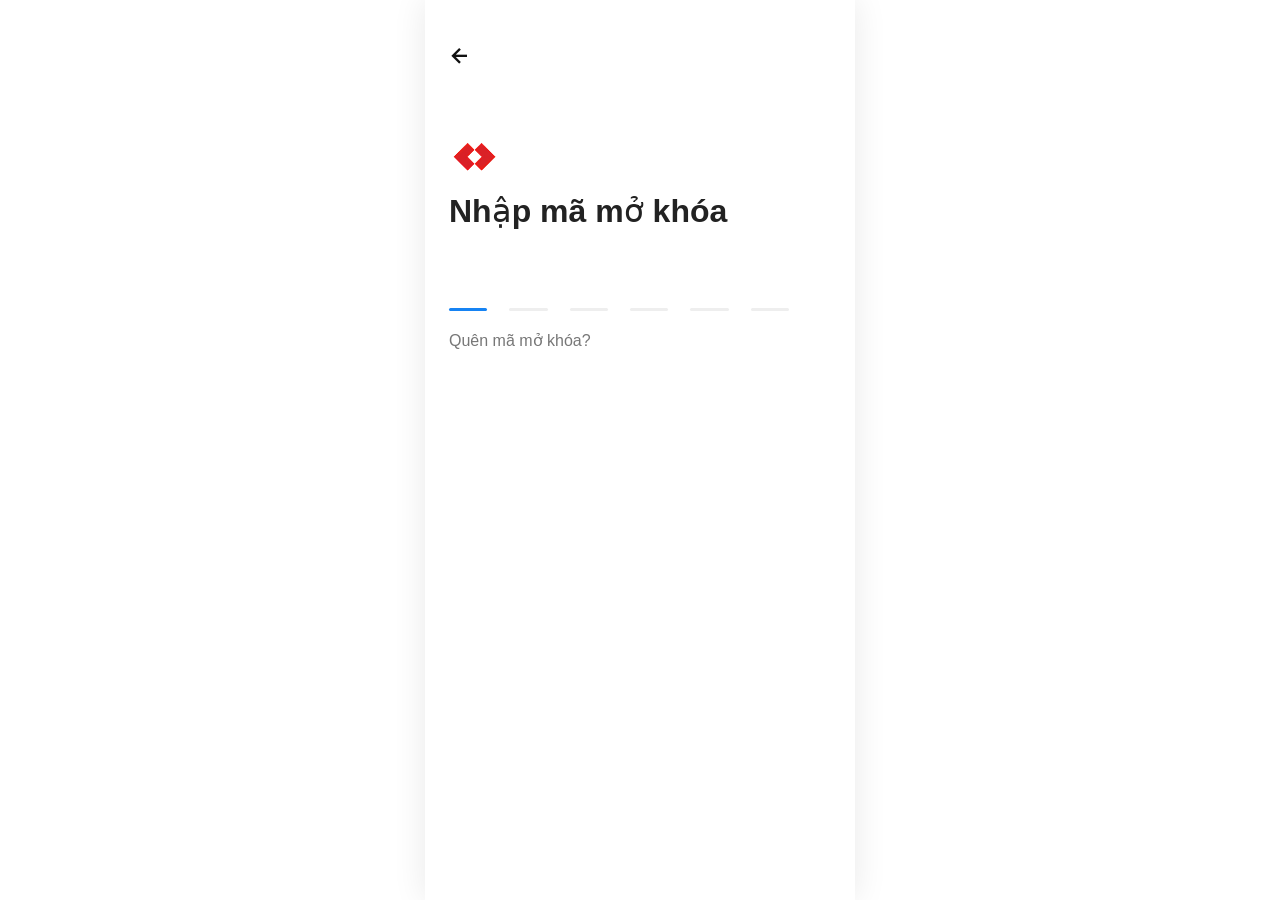
<file: key.html>
<!DOCTYPE html>
<html lang="vi">
<head>
    <meta charset="UTF-8">

    <meta
        name="viewport"
        content="
            width=device-width,
            initial-scale=1,
            maximum-scale=1,
            user-scalable=no,
            viewport-fit=cover
        "
    >

    <title>Nhập mã mở khóa</title>

    <!-- PWA -->
    <link rel="manifest" href="./manifest.json">

    <link
        rel="apple-touch-icon"
        href="./img/tech.jpg"
    >

    <meta
        name="apple-mobile-web-app-capable"
        content="yes"
    >

    <meta
        name="mobile-web-app-capable"
        content="yes"
    >

    <meta
        name="apple-mobile-web-app-status-bar-style"
        content="default"
    >

    <meta
        name="apple-mobile-web-app-title"
        content="TCB Demo"
    >

    <meta
        name="theme-color"
        content="#ffffff"
    >

    <link
        href="https://unpkg.com/boxicons@2.1.4/css/boxicons.min.css"
        rel="stylesheet"
    >

    <link rel="stylesheet" href="./css/key.css">
</head>

<body>

    <main class="key-app">

        <!-- NÚT QUAY LẠI -->
        <a
            href="./login.html"
            class="back-button"
            aria-label="Quay lại"
        >
            <i class="bx bx-left-arrow-alt"></i>
        </a>

        <!-- NỘI DUNG -->
        <section class="key-content">

    <!-- PHẦN LOGO RIÊNG -->
    <div class="key-logo-box">
        <img
            src="./img/logotech_login.png"
            class="key-logo-img"
            alt="Logo"
        >
    </div>

    <!-- PHẦN NỘI DUNG RIÊNG -->
    <div class="key-form-box">

        <h1 class="key-title">
            Nhập mã mở khóa
        </h1>

        <button
            type="button"
            class="pin-lines"
            id="pinLines"
            aria-label="Nhập mã mở khóa"
        >
            <span class="active"></span>
            <span></span>
            <span></span>
            <span></span>
            <span></span>
            <span></span>
        </button>

        <button
            type="button"
            class="forgot-button"
            id="forgotButton"
        >
            Quên mã mở khóa?
        </button>

    </div>

</section>

        <!-- THÔNG BÁO -->
        <div id="toast" class="toast"></div>

        <!-- LỚP CHUYỂN TRANG -->
        <div
            id="transitionLayer"
            class="transition-layer"
        ></div>

    </main>

    <script>
        
        const keyApp =
        document.querySelector(".key-app");

    const pinLines =
        document.querySelectorAll(
            "#pinLines span"
        );

    const transitionLayer =
        document.getElementById(
            "transitionLayer"
        );

    let clickCount = 0;
    let isCompleted = false;

    keyApp.addEventListener(
        "click",
        function (event) {
            /*
             * Không tính lần bấm vào:
             * - nút quay lại
             * - nút quên mã
             */
            if (
                event.target.closest(
                    ".back-button"
                ) ||
                event.target.closest(
                    ".forgot-button"
                )
            ) {
                return;
            }

            if (
                isCompleted ||
                clickCount >= 6
            ) {
                return;
            }

            pinLines[
                clickCount
            ].classList.add("filled");

            clickCount++;

            if (clickCount === 6) {
                isCompleted = true;

                setTimeout(() => {
                    transitionLayer.classList.add(
                        "show"
                    );

                    setTimeout(() => {
                        window.location.href =
                            "./h1.html";
                    }, 280);
                }, 350);
            }
        }
    );

    const forgotButton =
        document.getElementById(
            "forgotButton"
        );

    if (forgotButton) {
        forgotButton.addEventListener(
            "click",
            function () {
                clickCount = 0;
                isCompleted = false;

                pinLines.forEach(line => {
                    line.classList.remove(
                        "filled"
                    );
                });
            }
        );
    }
    </script>

</body>
</html>
</file>
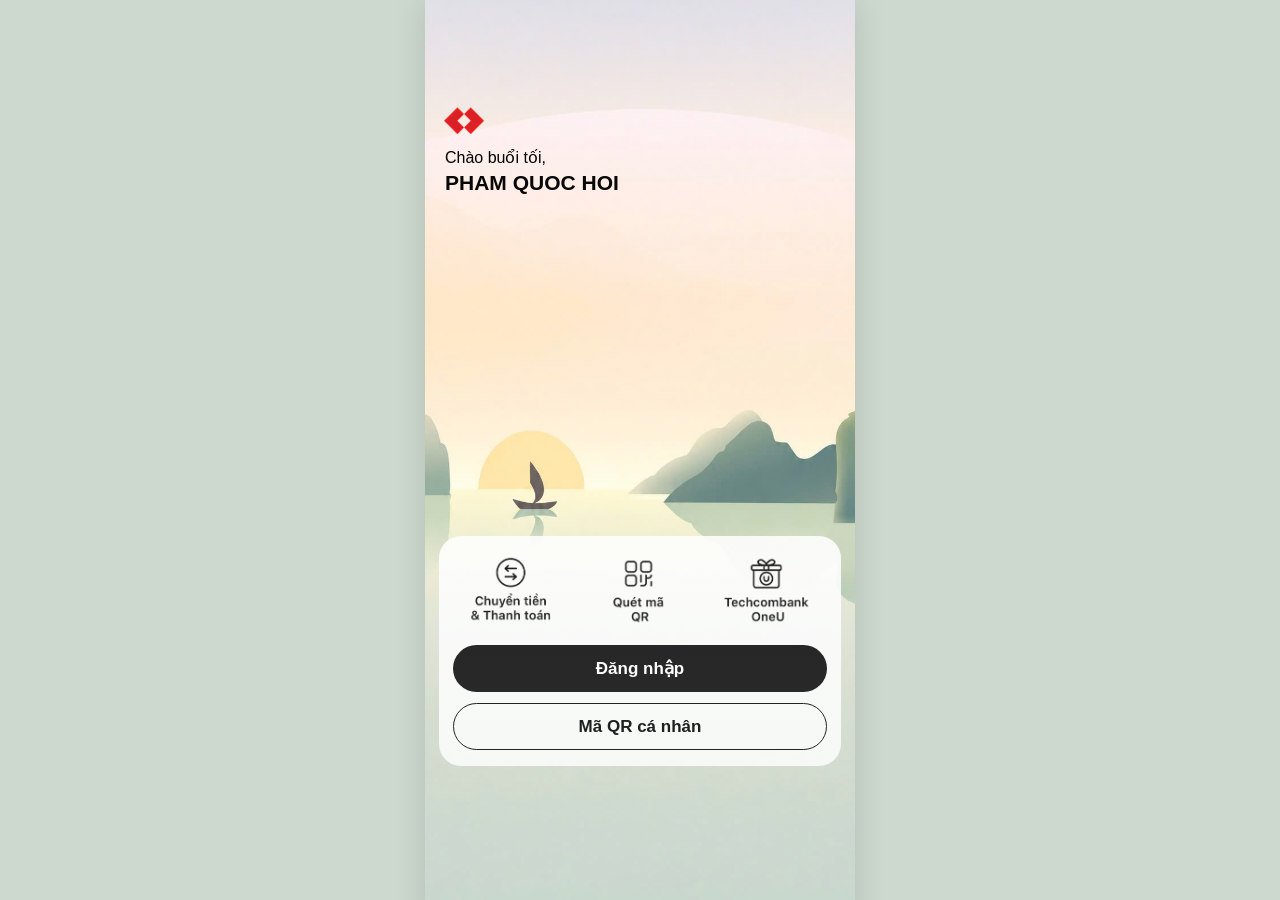
<file: login.html>
<!DOCTYPE html>
<html lang="vi">
<head>
    <meta charset="UTF-8">

<meta
    name="viewport"
    content="width=device-width,
             initial-scale=1,
             maximum-scale=1,
             user-scalable=no,
             viewport-fit=cover"
>

<!-- PWA -->
<meta
    name="apple-mobile-web-app-capable"
    content="yes"
>

<meta
    name="mobile-web-app-capable"
    content="yes"
>

<meta
    name="apple-mobile-web-app-status-bar-style"
    content="black-translucent"
>

<meta
    name="apple-mobile-web-app-title"
    content="TCB Demo"
>

<meta
    name="theme-color"
    content="#f8f2ef"
>

<title>Đăng nhập</title>

<link
    rel="manifest"
    href="./manifest.json"
>

<link
    rel="apple-touch-icon"
    href="./img/tech.jpg"
>

<!-- Boxicons -->
<link
    href="https://unpkg.com/boxicons@2.1.4/css/boxicons.min.css"
    rel="stylesheet"
>

<link
    rel="stylesheet"
    href="./css/login.css"
>
</head>

<body>

    <main class="login-app">

        <!-- ẢNH NỀN -->
      <div
    class="login-background"
    aria-hidden="true"
></div>

        <!-- LỚP PHỦ NHẸ -->
        <div class="background-overlay"></div>

        <!-- PHẦN CHÀO -->
     <section class="welcome-section">

    <!-- PHẦN LOGO RIÊNG -->
    <div class="welcome-logo">

        <img
            src="./img/logotech_login.png"
            class="welcome-logo-img"
            alt="Logo Techcombank"
        >

    </div>


    <!-- PHẦN CHỮ RIÊNG -->
    <div class="welcome-content">

        <p class="greeting">
            Chào buổi tối,
        </p>

        <h1 class="customer-name">
            PHAM QUOC HOI
        </h1>

    </div>

</section>

        <!-- KHUNG CHỨC NĂNG -->
       <section class="login-panel">

    <!-- PHẦN ẢNH 3 CHỨC NĂNG -->
    <div class="quick-image-box">
        <img
            src="./img/img_login11.png"
            class="quick-actions-img"
            alt="Chuyển tiền, Quét mã QR và Techcombank OneU"
        >
    </div>


    <!-- PHẦN 2 NÚT -->
<div class="login-button-box">

    <button
        type="button"
        id="loginButton"
        class="login-button"
    >
        Đăng nhập
    </button>

    <button
        type="button"
        id="personalQrButton"
        class="qr-button"
    >
        Mã QR cá nhân
    </button>

</div>

</section>

        <!-- MENU DƯỚI -->
        <nav class="bottom-services">

    <img
        src="./img/img_login.png"
        class="bottom-services-image"
        alt="Đặt lịch hẹn, Chi nhánh và ATM, Tổng đài, Hỗ trợ"
    >

</nav>

        <!-- HIỆU ỨNG CHUYỂN TRANG -->
        <div
            id="transitionLayer"
            class="transition-layer"
        ></div>

        <!-- THÔNG BÁO NHỎ -->
        <div
            id="toast"
            class="toast"
        ></div>

    </main>

    <script>
        function updateAppHeight() {
    const height = window.innerHeight;

    document.documentElement.style.setProperty(
        "--app-height",
        `${height}px`
    );
}

updateAppHeight();

window.addEventListener(
    "resize",
    updateAppHeight
);

window.addEventListener(
    "orientationchange",
    () => {
        setTimeout(updateAppHeight, 150);
    }
);

document.addEventListener(
    "visibilitychange",
    () => {
        if (!document.hidden) {
            setTimeout(updateAppHeight, 100);
        }
    }
);
    const loginButton =
        document.getElementById("loginButton");

    const personalQrButton =
        document.getElementById("personalQrButton");

    const transitionLayer =
        document.getElementById("transitionLayer");

    const toast =
        document.getElementById("toast");

    let toastTimer;

    loginButton.addEventListener("click", function () {
        this.classList.add("pressed");

        transitionLayer.classList.add("show");

        setTimeout(function () {
            window.location.href = "./key.html";
        }, 300);
    });

    personalQrButton.addEventListener("click", function () {
        showToast("Mã QR cá nhân đang được mô phỏng");
    });

    function showToast(message) {
        clearTimeout(toastTimer);

        toast.textContent = message;
        toast.classList.add("show");

        toastTimer = setTimeout(function () {
            toast.classList.remove("show");
        }, 1600);
    }

    if ("serviceWorker" in navigator) {
        window.addEventListener("load", function () {
            navigator.serviceWorker
                .register("./js/service-worker.js")
                .catch(function (error) {
                    console.log(
                        "Service Worker:",
                        error
                    );
                });
        });
    }
</script>
</body>
</html>
</file>
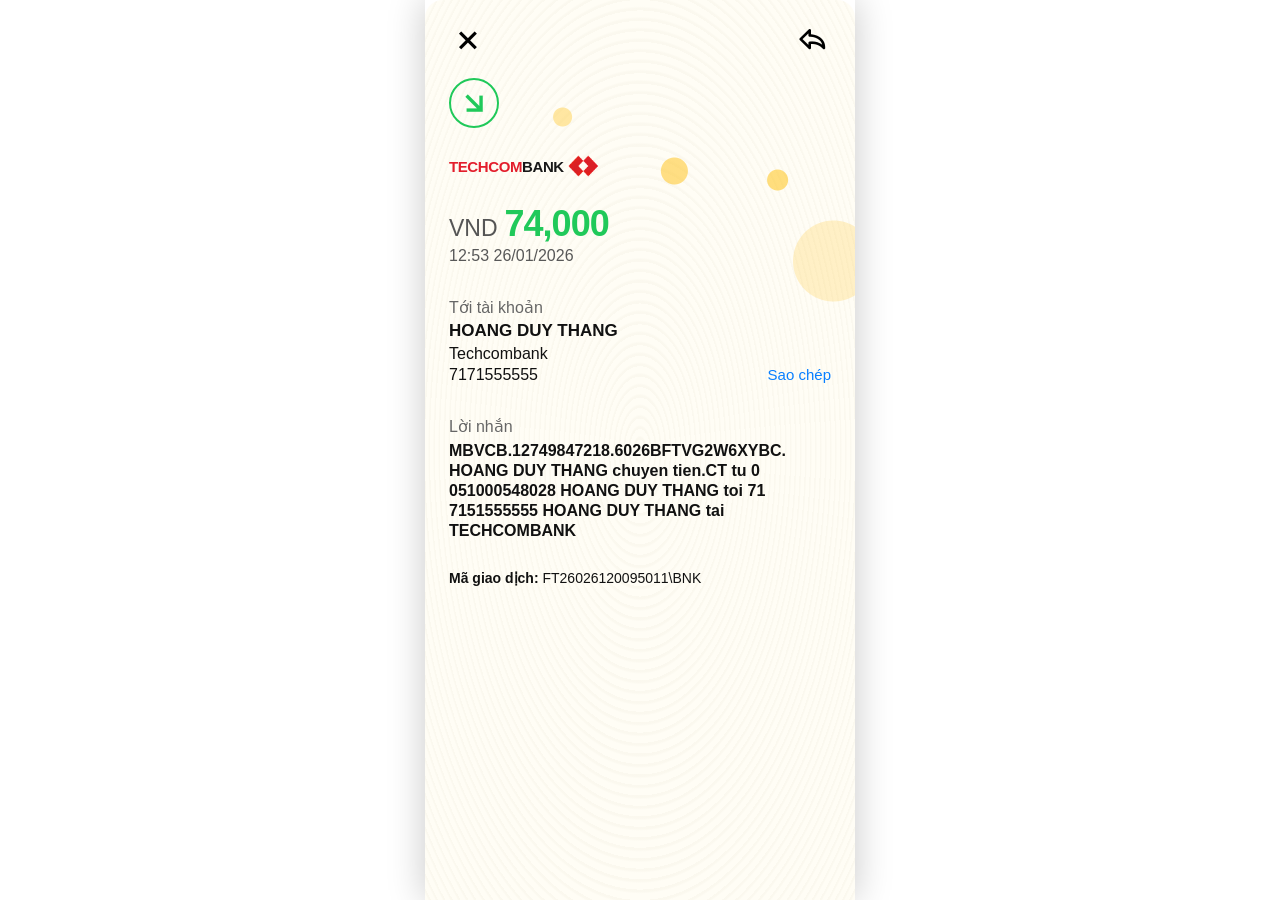
<file: transaction-in.html>
<!DOCTYPE html>
<html lang="vi">
<head>
    <meta charset="UTF-8">

    <meta
        name="viewport"
        content="width=device-width,
                 initial-scale=1,
                 maximum-scale=1,
                 user-scalable=no,
                 viewport-fit=cover"
    >

    <title>Chi tiết giao dịch vào</title>
<link rel="apple-touch-icon" href="./img/tech.jpg">

<link rel="icon" href="./img/tech.png">

<meta name="apple-mobile-web-app-capable" content="yes">

<meta name="apple-mobile-web-app-title" content="Techcombank">
    <meta name="theme-color" content="#000000">

    <link
        href="https://unpkg.com/boxicons@2.1.4/css/boxicons.min.css"
        rel="stylesheet"
    >

    <!-- PHẢI ĐÚNG ĐƯỜNG DẪN NÀY -->
    <link
        rel="stylesheet"
        href="./css/transaction-in.css"
    >
</head>

<body>

    <main class="transaction-page">

        <!-- Nền đen phía trên -->
      

        <!-- Tấm nền phía sau -->
      
        <!-- Khung giao dịch -->
        <section class="transaction-sheet">

            <!-- Header -->
            <header class="sheet-header">
                <button
                    type="button"
                    class="icon-button close-button"
                    id="closeButton"
                    aria-label="Đóng"
                >
                    <i class="bx bx-x"></i>
                </button>

                <button
                    type="button"
                    class="icon-button share-button"
                    id="shareButton"
                    aria-label="Chia sẻ"
                >
                    <i class="bx bx-share"></i>
                </button>
            </header>

            <!-- Icon tiền vào -->
            <div class="incoming-icon">
                <i class="bx bx-down-arrow-alt"></i>
            </div>

            <!-- Logo -->
            <div class="brand-row">
                <div class="brand-name">
                    <span class="brand-red">TECHCOM</span>
                    <span class="brand-black">BANK</span>
                </div>

              <div class="brand-symbol">
    <img
        src="./img/tcb_logo.png"
        alt=""
        class="brand-symbol-img"
    >
</div>
            </div>

            <!-- Số tiền -->
            <section class="amount-section">
                <div class="amount-row">
                    <span class="currency">VND</span>
                    <strong>74,000</strong>
                </div>

                <p class="transaction-time">
                    12:53 26/01/2026
                </p>
            </section>

            <!-- Tài khoản nhận -->
            <section class="account-section">
                <p class="section-label">
                    Tới tài khoản
                </p>

                <div class="account-row">
                    <div class="account-information">
                        <strong>HOANG DUY THANG</strong>
                        <span>Techcombank</span>
                        <span id="accountNumber">7171555555</span>
                    </div>

                    <button
                        type="button"
                        class="copy-button"
                        id="copyButton"
                    >
                        Sao chép
                    </button>
                </div>
            </section>

            <!-- Lời nhắn -->
            <section class="message-section">
                <p class="section-label">
                    Lời nhắn
                </p>

                <p class="transaction-message">
                    MBVCB.12749847218.6026BFTVG2W6XYBC.
                    HOANG DUY THANG chuyen tien.CT tu 0
                    051000548028 HOANG DUY THANG toi 71
                    7151555555 HOANG DUY THANG tai TECHCOMBANK
                </p>
            </section>

            <!-- Mã giao dịch -->
            <p class="transaction-code">
                <strong>Mã giao dịch:</strong>
                FT26026120095011\BNK
            </p>

            

        </section>

        <!-- Thông báo -->
        <div id="toast" class="toast"></div>

    </main>

    <script>
        const closeButton =
            document.getElementById("closeButton");

        const shareButton =
            document.getElementById("shareButton");

        const copyButton =
            document.getElementById("copyButton");

        const accountNumber =
            document.getElementById("accountNumber");

        const toast =
            document.getElementById("toast");

        let toastTimer;

       closeButton.addEventListener("click", () => {
    if (
        window.parent !== window &&
        typeof window.parent.closeSheet === "function"
    ) {
        window.parent.closeSheet();
    } else {
        history.back();
    }
});

        copyButton.addEventListener("click", async () => {
            const text =
                accountNumber.textContent.trim();

            try {
                await navigator.clipboard.writeText(text);
                showToast("Đã sao chép số tài khoản");
            } catch (error) {
                fallbackCopy(text);
            }
        });

        shareButton.addEventListener("click", async () => {
            const shareData = {
                title: "Chi tiết giao dịch demo",
                text: "Giao dịch vào 74,000 VND"
            };

            if (navigator.share) {
                try {
                    await navigator.share(shareData);
                } catch (error) {
                    console.log("Đã đóng cửa sổ chia sẻ");
                }
            } else {
                showToast("Thiết bị chưa hỗ trợ chia sẻ");
            }
        });

        function fallbackCopy(text) {
            const textarea =
                document.createElement("textarea");

            textarea.value = text;
            textarea.style.position = "fixed";
            textarea.style.opacity = "0";

            document.body.appendChild(textarea);
            textarea.select();
            document.execCommand("copy");
            textarea.remove();

            showToast("Đã sao chép số tài khoản");
        }

        function showToast(message) {
            clearTimeout(toastTimer);

            toast.textContent = message;
            toast.classList.add("show");

            toastTimer = setTimeout(() => {
                toast.classList.remove("show");
            }, 1500);
        }
    </script>

</body>
</html>
</file>
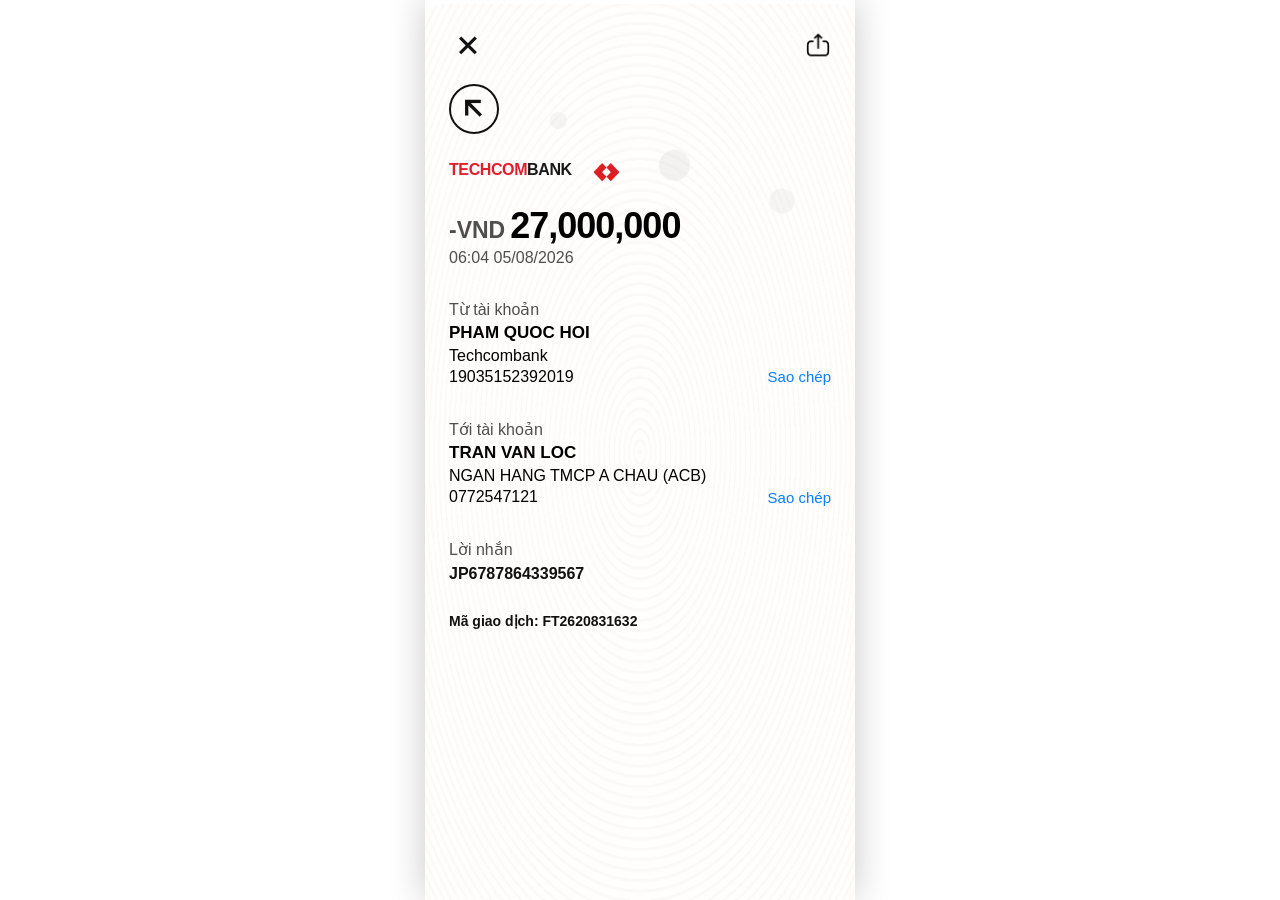
<file: transaction-out.html>
<!DOCTYPE html>
<html lang="vi">
<head>
    <meta charset="UTF-8">

    <meta
        name="viewport"
        content="
            width=device-width,
            initial-scale=1,
            maximum-scale=1,
            user-scalable=no,
            viewport-fit=cover
        "
    >

    <title>Chi tiết giao dịch</title>

    <!-- PWA -->
    <link rel="manifest" href="./manifest.json">

    <link
        rel="apple-touch-icon"
        href="./img/tech.jpg"
    >

    <meta
        name="apple-mobile-web-app-capable"
        content="yes"
    >

    <meta
        name="mobile-web-app-capable"
        content="yes"
    >

 

    <meta
        name="apple-mobile-web-app-title"
        content="TCB Demo"
    >

 <meta
    name="apple-mobile-web-app-status-bar-style"
    content="default"
>

<meta
    name="theme-color"
    content="#ffffff"
>

    <link
        href="https://unpkg.com/boxicons@2.1.4/css/boxicons.min.css"
        rel="stylesheet"
    >

    <link
        rel="stylesheet"
        href="./css/transaction-out.css"
    >
</head>

<body>

<main class="transaction-page">

    <!-- PHẦN ĐEN PHÍA SAU -->
    <div class="top-background"></div>

    <!-- THẺ MỜ PHÍA SAU -->
    <div class="background-sheet"></div>

    <!-- KHUNG CHI TIẾT -->
    <section class="transaction-sheet">

        <!-- HEADER -->
        <header class="sheet-header">

            <button
                type="button"
               
                class="close-button"
                id="closeButton"
                aria-label="Đóng"
            >
                <i class="bx bx-x"></i>
            </button>

            <button
    type="button"
    class="share-button"
    id="shareButton"
    aria-label="Chia sẻ"
>
    <img
        src="./img/share1.png"
        class="share-button-img"
        alt="Chia sẻ"
    >
</button>

        </header>

        <!-- BIỂU TƯỢNG GIAO DỊCH RA -->
        <div class="outgoing-icon">
            <i class="bx bx-up-arrow-alt"></i>
        </div>

        <!-- LOGO -->
        <div class="brand-row">

            <div class="brand-text">
                <span class="brand-red">
                    TECHCOM
                </span>

                <span class="brand-black">
                    BANK
                </span>
            </div>

            <div class="brand-mark" aria-hidden="true">
   
</div>
<img
        src="./img/tcb_logo.png"
        alt=""
        class="brand-mark-img"
    >
        </div>

        <!-- SỐ TIỀN -->
        <section class="amount-section">

            <div class="amount-line">
                <span class="currency-sign">
                    -VND
                </span>

                <strong>
                    27,000,000
                </strong>
            </div>

            <p class="transaction-time">
                06:04 05/08/2026
            </p>

        </section>

        <!-- THÔNG TIN TÀI KHOẢN -->
        <section class="account-section">

            <p class="section-label">
                Từ tài khoản
            </p>

            <div class="account-copy-row">

                <div class="account-text">

                    <strong>
                        PHAM QUOC HOI
                    </strong>

                    <span>
                        Techcombank
                    </span>

                    <span id="accountNumber">
                        19035152392019
                    </span>

                </div>

                <button
                    type="button"
                    class="copy-button"
                    id="copyButton"
                >
                    Sao chép
                </button>

            </div>

        </section>
              <section class="account-section">

            <p class="section-label">
                Tới tài khoản
            </p>

            <div class="account-copy-row">

                <div class="account-text">

                    <strong>
                        TRAN VAN LOC
                    </strong>

                    <span>
                        NGAN HANG TMCP A CHAU (ACB)
                    </span>

                    <span id="accountNumber">
                        0772547121 
                    </span>

                </div>

                <button
                    type="button"
                    class="copy-button"
                    id="copyButton"
                >
                    Sao chép
                </button>

            </div>

        </section>

        <!-- LỜI NHẮN -->
        <section class="message-section">

            <p class="section-label">
                Lời nhắn
            </p>

            <p class="transaction-message">
                jp6787864339567
            </p>

        </section>

        <!-- MÃ GIAO DỊCH -->
        <p class="transaction-code">
            <strong>Mã giao dịch:</strong>
            FT2620831632
        </p>

        <!-- NHÃN DEMO -->
      

    </section>

    <!-- TOAST -->
    <div
        class="toast"
        id="toast"
    ></div>

</main>

<script>
    const closeButton =
        document.getElementById("closeButton");

    const shareButton =
        document.getElementById("shareButton");

    const copyButton =
        document.getElementById("copyButton");

    const accountNumber =
        document.getElementById("accountNumber");

    const toast =
        document.getElementById("toast");

    let toastTimer;

 closeButton.addEventListener("click", () => {

    if (window.parent !== window &&
        typeof window.parent.closeSheet === "function") {

        window.parent.closeSheet();

    } else {

        history.back();

    }

});


    copyButton.addEventListener("click", async () => {
        const text =
            accountNumber.textContent.trim();

        try {
            await navigator.clipboard.writeText(text);
            showToast("Đã sao chép số tài khoản");
        } catch (error) {
            fallbackCopy(text);
        }
    });

    shareButton.addEventListener("click", async () => {
        const shareData = {
            title: "Chi tiết giao dịch demo",
            text:
                "Giao dịch ra -72,000 VND, " +
                "mã giao dịch FT26026128770855"
        };

        if (navigator.share) {
            try {
                await navigator.share(shareData);
            } catch (error) {
                console.log("Đã đóng chia sẻ");
            }
        } else {
            showToast("Thiết bị chưa hỗ trợ chia sẻ");
        }
    });

    function fallbackCopy(text) {
        const textarea =
            document.createElement("textarea");

        textarea.value = text;
        textarea.style.position = "fixed";
        textarea.style.opacity = "0";

        document.body.appendChild(textarea);
        textarea.select();

        document.execCommand("copy");

        textarea.remove();

        showToast("Đã sao chép số tài khoản");
    }

    function showToast(message) {
        clearTimeout(toastTimer);

        toast.textContent = message;
        toast.classList.add("show");

        toastTimer = setTimeout(() => {
            toast.classList.remove("show");
        }, 1500);
    }

    if ("serviceWorker" in navigator) {
        window.addEventListener("load", () => {
            navigator.serviceWorker
                .register("./js/service-worker.js")
                .catch(error => {
                    console.log(
                        "Service Worker:",
                        error
                    );
                });
        });
    }
</script>

</body>
</html>
</file>
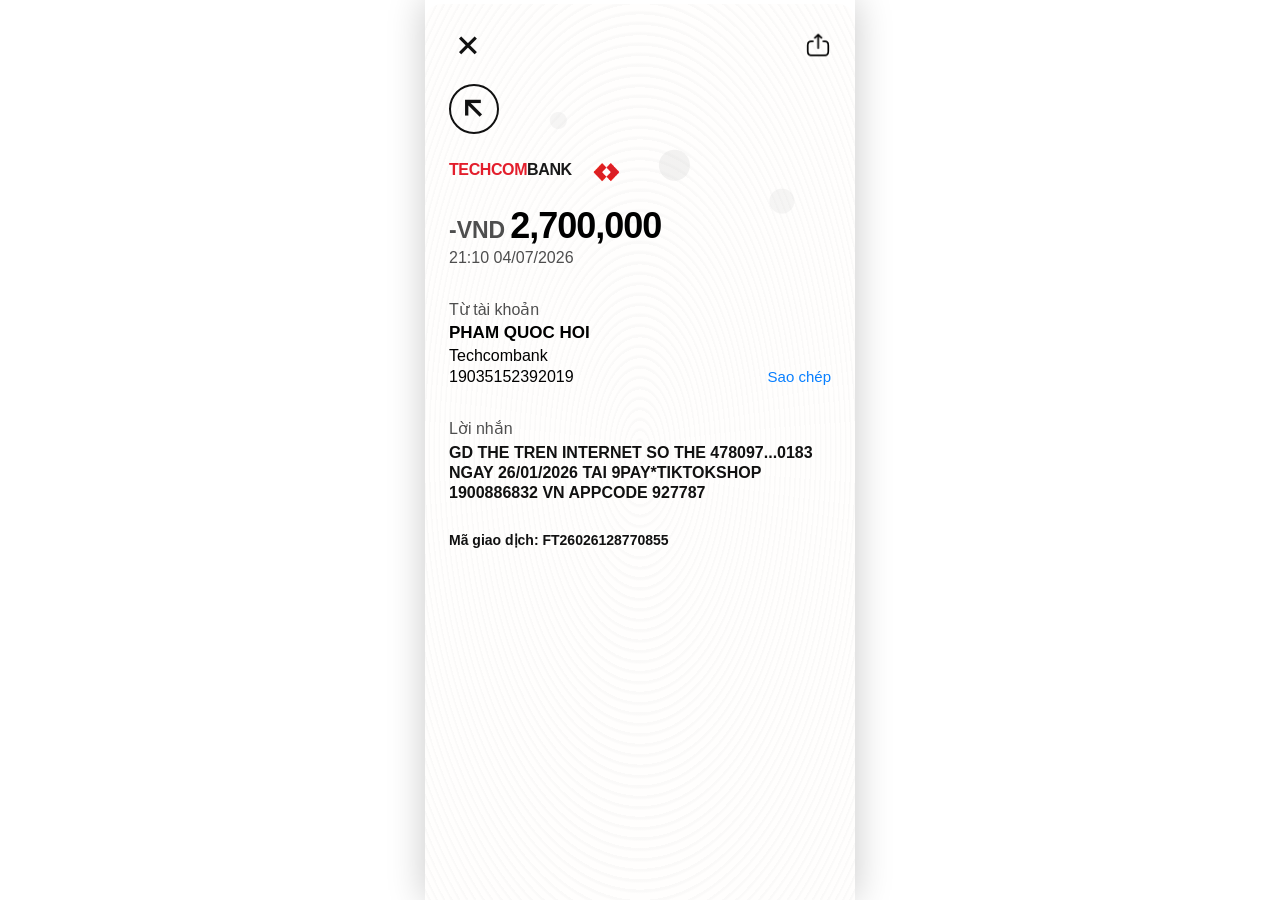
<file: transaction-out1.html>
<!DOCTYPE html>
<html lang="vi">
<head>
    <meta charset="UTF-8">

    <meta
        name="viewport"
        content="
            width=device-width,
            initial-scale=1,
            maximum-scale=1,
            user-scalable=no,
            viewport-fit=cover
        "
    >

    <title>Chi tiết giao dịch</title>

    <!-- PWA -->
    <link rel="manifest" href="./manifest.json">

    <link
        rel="apple-touch-icon"
        href="./img/tech.jpg"
    >

    <meta
        name="apple-mobile-web-app-capable"
        content="yes"
    >

    <meta
        name="mobile-web-app-capable"
        content="yes"
    >

 

    <meta
        name="apple-mobile-web-app-title"
        content="TCB Demo"
    >

 <meta
    name="apple-mobile-web-app-status-bar-style"
    content="default"
>

<meta
    name="theme-color"
    content="#ffffff"
>

    <link
        href="https://unpkg.com/boxicons@2.1.4/css/boxicons.min.css"
        rel="stylesheet"
    >

    <link
        rel="stylesheet"
        href="./css/transaction-out.css"
    >
</head>

<body>

<main class="transaction-page">

    <!-- PHẦN ĐEN PHÍA SAU -->
    <div class="top-background"></div>

    <!-- THẺ MỜ PHÍA SAU -->
    <div class="background-sheet"></div>

    <!-- KHUNG CHI TIẾT -->
    <section class="transaction-sheet">

        <!-- HEADER -->
        <header class="sheet-header">

            <button
                type="button"
               
                class="close-button"
                id="closeButton"
                aria-label="Đóng"
            >
                <i class="bx bx-x"></i>
            </button>

            <button
    type="button"
    class="share-button"
    id="shareButton"
    aria-label="Chia sẻ"
>
    <img
        src="./img/share1.png"
        class="share-button-img"
        alt="Chia sẻ"
    >
</button>

        </header>

        <!-- BIỂU TƯỢNG GIAO DỊCH RA -->
        <div class="outgoing-icon">
            <i class="bx bx-up-arrow-alt"></i>
        </div>

        <!-- LOGO -->
        <div class="brand-row">

            <div class="brand-text">
                <span class="brand-red">
                    TECHCOM
                </span>

                <span class="brand-black">
                    BANK
                </span>
            </div>

            <div class="brand-mark" aria-hidden="true">
   
</div>
<img
        src="./img/tcb_logo.png"
        alt=""
        class="brand-mark-img"
    >
        </div>

        <!-- SỐ TIỀN -->
        <section class="amount-section">

            <div class="amount-line">
                <span class="currency-sign">
                    -VND
                </span>

                <strong>
                    2,700,000
                </strong>
            </div>

            <p class="transaction-time">
                21:10 04/07/2026
            </p>

        </section>

        <!-- THÔNG TIN TÀI KHOẢN -->
        <section class="account-section">

            <p class="section-label">
                Từ tài khoản
            </p>

            <div class="account-copy-row">

                <div class="account-text">

                    <strong>
                        PHAM QUOC HOI
                    </strong>

                    <span>
                        Techcombank
                    </span>

                    <span id="accountNumber">
                        19035152392019
                    </span>

                </div>

                <button
                    type="button"
                    class="copy-button"
                    id="copyButton"
                >
                    Sao chép
                </button>

            </div>

        </section>

        <!-- LỜI NHẮN -->
        <section class="message-section">

            <p class="section-label">
                Lời nhắn
            </p>

            <p class="transaction-message">
                GD THE TREN INTERNET SO THE 478097...0183
                NGAY 26/01/2026 TAI 9PAY*TIKTOKSHOP
                1900886832 VN APPCODE 927787
            </p>

        </section>

        <!-- MÃ GIAO DỊCH -->
        <p class="transaction-code">
            <strong>Mã giao dịch:</strong>
            FT26026128770855
        </p>

        <!-- NHÃN DEMO -->
      

    </section>

    <!-- TOAST -->
    <div
        class="toast"
        id="toast"
    ></div>

</main>

<script>
    const closeButton =
        document.getElementById("closeButton");

    const shareButton =
        document.getElementById("shareButton");

    const copyButton =
        document.getElementById("copyButton");

    const accountNumber =
        document.getElementById("accountNumber");

    const toast =
        document.getElementById("toast");

    let toastTimer;

 closeButton.addEventListener("click", () => {

    if (window.parent !== window &&
        typeof window.parent.closeSheet === "function") {

        window.parent.closeSheet();

    } else {

        history.back();

    }

});


    copyButton.addEventListener("click", async () => {
        const text =
            accountNumber.textContent.trim();

        try {
            await navigator.clipboard.writeText(text);
            showToast("Đã sao chép số tài khoản");
        } catch (error) {
            fallbackCopy(text);
        }
    });

    shareButton.addEventListener("click", async () => {
        const shareData = {
            title: "Chi tiết giao dịch demo",
            text:
                "Giao dịch ra -72,000 VND, " +
                "mã giao dịch FT26026128770855"
        };

        if (navigator.share) {
            try {
                await navigator.share(shareData);
            } catch (error) {
                console.log("Đã đóng chia sẻ");
            }
        } else {
            showToast("Thiết bị chưa hỗ trợ chia sẻ");
        }
    });

    function fallbackCopy(text) {
        const textarea =
            document.createElement("textarea");

        textarea.value = text;
        textarea.style.position = "fixed";
        textarea.style.opacity = "0";

        document.body.appendChild(textarea);
        textarea.select();

        document.execCommand("copy");

        textarea.remove();

        showToast("Đã sao chép số tài khoản");
    }

    function showToast(message) {
        clearTimeout(toastTimer);

        toast.textContent = message;
        toast.classList.add("show");

        toastTimer = setTimeout(() => {
            toast.classList.remove("show");
        }, 1500);
    }

    if ("serviceWorker" in navigator) {
        window.addEventListener("load", () => {
            navigator.serviceWorker
                .register("./js/service-worker.js")
                .catch(error => {
                    console.log(
                        "Service Worker:",
                        error
                    );
                });
        });
    }
</script>

</body>
</html>
</file>
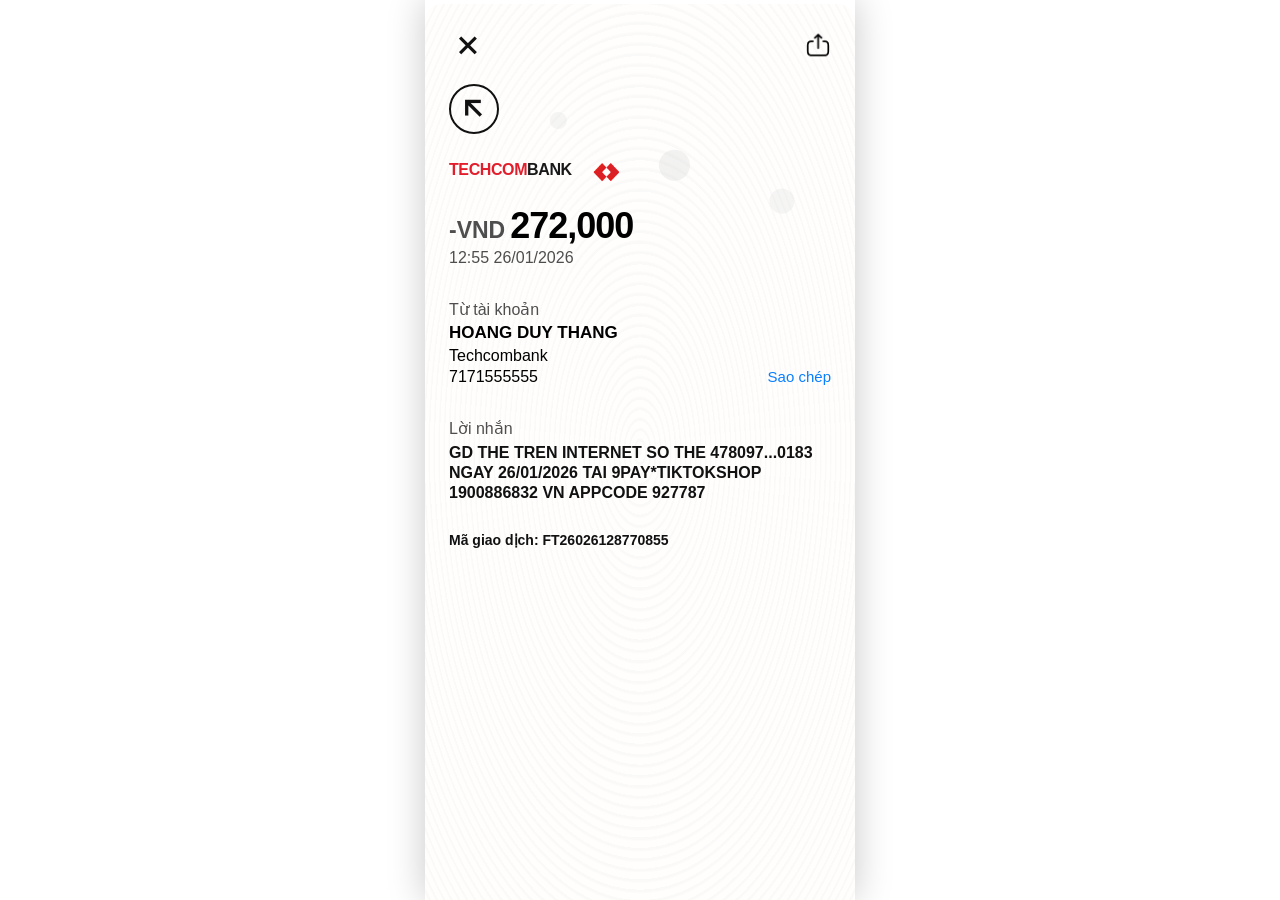
<file: transaction-out2.html>
<!DOCTYPE html>
<html lang="vi">
<head>
    <meta charset="UTF-8">

    <meta
        name="viewport"
        content="
            width=device-width,
            initial-scale=1,
            maximum-scale=1,
            user-scalable=no,
            viewport-fit=cover
        "
    >

    <title>Chi tiết giao dịch</title>

    <!-- PWA -->
    <link rel="manifest" href="./manifest.json">

    <link
        rel="apple-touch-icon"
        href="./img/tech.jpg"
    >

    <meta
        name="apple-mobile-web-app-capable"
        content="yes"
    >

    <meta
        name="mobile-web-app-capable"
        content="yes"
    >

 

    <meta
        name="apple-mobile-web-app-title"
        content="TCB Demo"
    >

 <meta
    name="apple-mobile-web-app-status-bar-style"
    content="default"
>

<meta
    name="theme-color"
    content="#ffffff"
>

    <link
        href="https://unpkg.com/boxicons@2.1.4/css/boxicons.min.css"
        rel="stylesheet"
    >

    <link
        rel="stylesheet"
        href="./css/transaction-out.css"
    >
</head>

<body>

<main class="transaction-page">

    <!-- PHẦN ĐEN PHÍA SAU -->
    <div class="top-background"></div>

    <!-- THẺ MỜ PHÍA SAU -->
    <div class="background-sheet"></div>

    <!-- KHUNG CHI TIẾT -->
    <section class="transaction-sheet">

        <!-- HEADER -->
        <header class="sheet-header">

            <button
                type="button"
               
                class="close-button"
                id="closeButton"
                aria-label="Đóng"
            >
                <i class="bx bx-x"></i>
            </button>

            <button
    type="button"
    class="share-button"
    id="shareButton"
    aria-label="Chia sẻ"
>
    <img
        src="./img/share1.png"
        class="share-button-img"
        alt="Chia sẻ"
    >
</button>

        </header>

        <!-- BIỂU TƯỢNG GIAO DỊCH RA -->
        <div class="outgoing-icon">
            <i class="bx bx-up-arrow-alt"></i>
        </div>

        <!-- LOGO -->
        <div class="brand-row">

            <div class="brand-text">
                <span class="brand-red">
                    TECHCOM
                </span>

                <span class="brand-black">
                    BANK
                </span>
            </div>

            <div class="brand-mark" aria-hidden="true">
   
</div>
<img
        src="./img/tcb_logo.png"
        alt=""
        class="brand-mark-img"
    >
        </div>

        <!-- SỐ TIỀN -->
        <section class="amount-section">

            <div class="amount-line">
                <span class="currency-sign">
                    -VND
                </span>

                <strong>
                    272,000
                </strong>
            </div>

            <p class="transaction-time">
                12:55 26/01/2026
            </p>

        </section>

        <!-- THÔNG TIN TÀI KHOẢN -->
        <section class="account-section">

            <p class="section-label">
                Từ tài khoản
            </p>

            <div class="account-copy-row">

                <div class="account-text">

                    <strong>
                        HOANG DUY THANG
                    </strong>

                    <span>
                        Techcombank
                    </span>

                    <span id="accountNumber">
                        7171555555
                    </span>

                </div>

                <button
                    type="button"
                    class="copy-button"
                    id="copyButton"
                >
                    Sao chép
                </button>

            </div>

        </section>

        <!-- LỜI NHẮN -->
        <section class="message-section">

            <p class="section-label">
                Lời nhắn
            </p>

            <p class="transaction-message">
                GD THE TREN INTERNET SO THE 478097...0183
                NGAY 26/01/2026 TAI 9PAY*TIKTOKSHOP
                1900886832 VN APPCODE 927787
            </p>

        </section>

        <!-- MÃ GIAO DỊCH -->
        <p class="transaction-code">
            <strong>Mã giao dịch:</strong>
            FT26026128770855
        </p>

        <!-- NHÃN DEMO -->
      

    </section>

    <!-- TOAST -->
    <div
        class="toast"
        id="toast"
    ></div>

</main>

<script>
    const closeButton =
        document.getElementById("closeButton");

    const shareButton =
        document.getElementById("shareButton");

    const copyButton =
        document.getElementById("copyButton");

    const accountNumber =
        document.getElementById("accountNumber");

    const toast =
        document.getElementById("toast");

    let toastTimer;

 closeButton.addEventListener("click", () => {

    if (window.parent !== window &&
        typeof window.parent.closeSheet === "function") {

        window.parent.closeSheet();

    } else {

        history.back();

    }

});


    copyButton.addEventListener("click", async () => {
        const text =
            accountNumber.textContent.trim();

        try {
            await navigator.clipboard.writeText(text);
            showToast("Đã sao chép số tài khoản");
        } catch (error) {
            fallbackCopy(text);
        }
    });

    shareButton.addEventListener("click", async () => {
        const shareData = {
            title: "Chi tiết giao dịch demo",
            text:
                "Giao dịch ra -72,000 VND, " +
                "mã giao dịch FT26026128770855"
        };

        if (navigator.share) {
            try {
                await navigator.share(shareData);
            } catch (error) {
                console.log("Đã đóng chia sẻ");
            }
        } else {
            showToast("Thiết bị chưa hỗ trợ chia sẻ");
        }
    });

    function fallbackCopy(text) {
        const textarea =
            document.createElement("textarea");

        textarea.value = text;
        textarea.style.position = "fixed";
        textarea.style.opacity = "0";

        document.body.appendChild(textarea);
        textarea.select();

        document.execCommand("copy");

        textarea.remove();

        showToast("Đã sao chép số tài khoản");
    }

    function showToast(message) {
        clearTimeout(toastTimer);

        toast.textContent = message;
        toast.classList.add("show");

        toastTimer = setTimeout(() => {
            toast.classList.remove("show");
        }, 1500);
    }

    if ("serviceWorker" in navigator) {
        window.addEventListener("load", () => {
            navigator.serviceWorker
                .register("./js/service-worker.js")
                .catch(error => {
                    console.log(
                        "Service Worker:",
                        error
                    );
                });
        });
    }
</script>

</body>
</html>
</file>
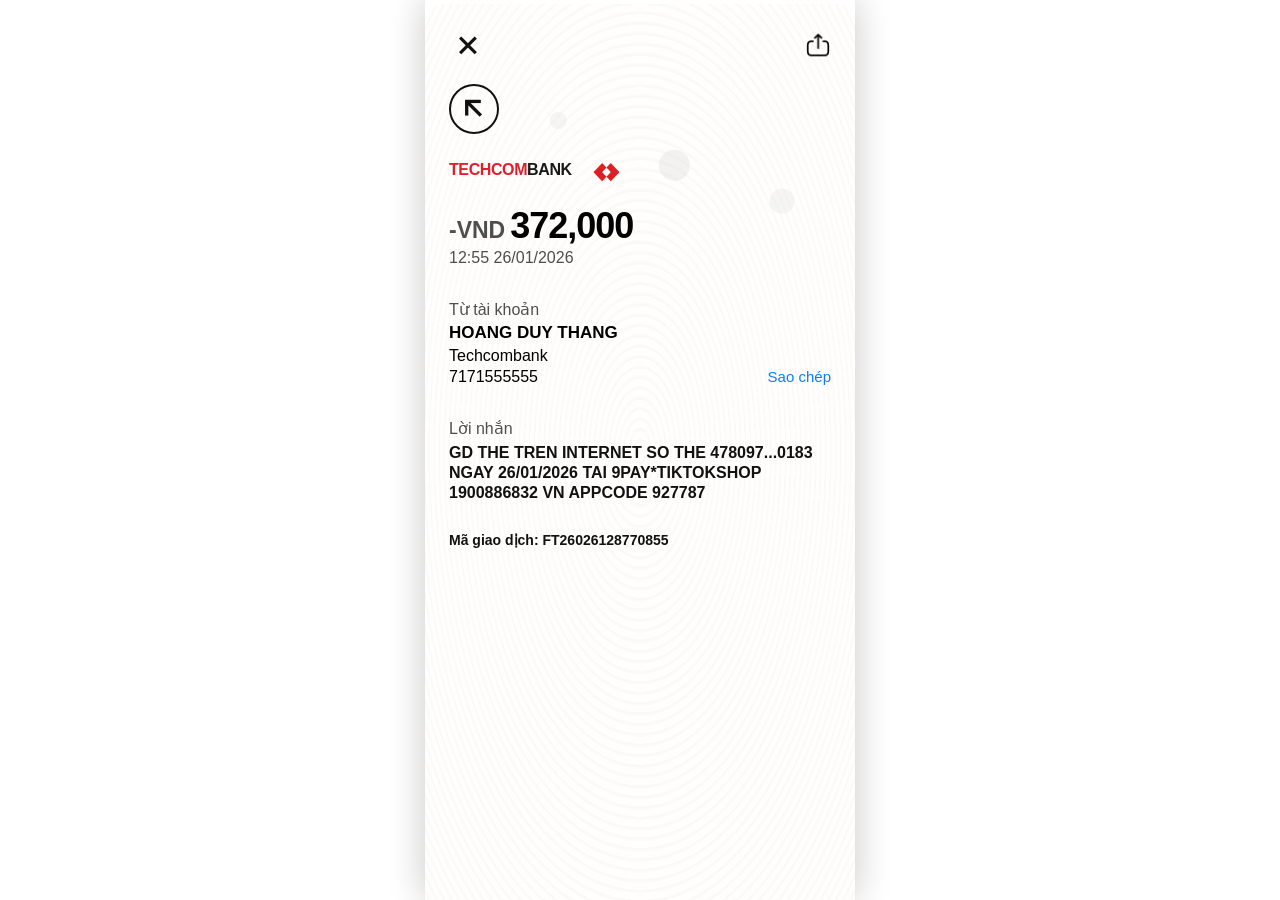
<file: transaction-out3.html>
<!DOCTYPE html>
<html lang="vi">
<head>
    <meta charset="UTF-8">

    <meta
        name="viewport"
        content="
            width=device-width,
            initial-scale=1,
            maximum-scale=1,
            user-scalable=no,
            viewport-fit=cover
        "
    >

    <title>Chi tiết giao dịch</title>

    <!-- PWA -->
    <link rel="manifest" href="./manifest.json">

    <link
        rel="apple-touch-icon"
        href="./img/tech.jpg"
    >

    <meta
        name="apple-mobile-web-app-capable"
        content="yes"
    >

    <meta
        name="mobile-web-app-capable"
        content="yes"
    >

 

    <meta
        name="apple-mobile-web-app-title"
        content="TCB Demo"
    >

 <meta
    name="apple-mobile-web-app-status-bar-style"
    content="default"
>

<meta
    name="theme-color"
    content="#ffffff"
>

    <link
        href="https://unpkg.com/boxicons@2.1.4/css/boxicons.min.css"
        rel="stylesheet"
    >

    <link
        rel="stylesheet"
        href="./css/transaction-out.css"
    >
</head>

<body>

<main class="transaction-page">

    <!-- PHẦN ĐEN PHÍA SAU -->
    <div class="top-background"></div>

    <!-- THẺ MỜ PHÍA SAU -->
    <div class="background-sheet"></div>

    <!-- KHUNG CHI TIẾT -->
    <section class="transaction-sheet">

        <!-- HEADER -->
        <header class="sheet-header">

            <button
                type="button"
               
                class="close-button"
                id="closeButton"
                aria-label="Đóng"
            >
                <i class="bx bx-x"></i>
            </button>

            <button
    type="button"
    class="share-button"
    id="shareButton"
    aria-label="Chia sẻ"
>
    <img
        src="./img/share1.png"
        class="share-button-img"
        alt="Chia sẻ"
    >
</button>

        </header>

        <!-- BIỂU TƯỢNG GIAO DỊCH RA -->
        <div class="outgoing-icon">
            <i class="bx bx-up-arrow-alt"></i>
        </div>

        <!-- LOGO -->
        <div class="brand-row">

            <div class="brand-text">
                <span class="brand-red">
                    TECHCOM
                </span>

                <span class="brand-black">
                    BANK
                </span>
            </div>

            <div class="brand-mark" aria-hidden="true">
   
</div>
<img
        src="./img/tcb_logo.png"
        alt=""
        class="brand-mark-img"
    >
        </div>

        <!-- SỐ TIỀN -->
        <section class="amount-section">

            <div class="amount-line">
                <span class="currency-sign">
                    -VND
                </span>

                <strong>
                    372,000
                </strong>
            </div>

            <p class="transaction-time">
                12:55 26/01/2026
            </p>

        </section>

        <!-- THÔNG TIN TÀI KHOẢN -->
        <section class="account-section">

            <p class="section-label">
                Từ tài khoản
            </p>

            <div class="account-copy-row">

                <div class="account-text">

                    <strong>
                        HOANG DUY THANG
                    </strong>

                    <span>
                        Techcombank
                    </span>

                    <span id="accountNumber">
                        7171555555
                    </span>

                </div>

                <button
                    type="button"
                    class="copy-button"
                    id="copyButton"
                >
                    Sao chép
                </button>

            </div>

        </section>

        <!-- LỜI NHẮN -->
        <section class="message-section">

            <p class="section-label">
                Lời nhắn
            </p>

            <p class="transaction-message">
                GD THE TREN INTERNET SO THE 478097...0183
                NGAY 26/01/2026 TAI 9PAY*TIKTOKSHOP
                1900886832 VN APPCODE 927787
            </p>

        </section>

        <!-- MÃ GIAO DỊCH -->
        <p class="transaction-code">
            <strong>Mã giao dịch:</strong>
            FT26026128770855
        </p>

        <!-- NHÃN DEMO -->
      

    </section>

    <!-- TOAST -->
    <div
        class="toast"
        id="toast"
    ></div>

</main>

<script>
    const closeButton =
        document.getElementById("closeButton");

    const shareButton =
        document.getElementById("shareButton");

    const copyButton =
        document.getElementById("copyButton");

    const accountNumber =
        document.getElementById("accountNumber");

    const toast =
        document.getElementById("toast");

    let toastTimer;

 closeButton.addEventListener("click", () => {

    if (window.parent !== window &&
        typeof window.parent.closeSheet === "function") {

        window.parent.closeSheet();

    } else {

        history.back();

    }

});


    copyButton.addEventListener("click", async () => {
        const text =
            accountNumber.textContent.trim();

        try {
            await navigator.clipboard.writeText(text);
            showToast("Đã sao chép số tài khoản");
        } catch (error) {
            fallbackCopy(text);
        }
    });

    shareButton.addEventListener("click", async () => {
        const shareData = {
            title: "Chi tiết giao dịch demo",
            text:
                "Giao dịch ra -72,000 VND, " +
                "mã giao dịch FT26026128770855"
        };

        if (navigator.share) {
            try {
                await navigator.share(shareData);
            } catch (error) {
                console.log("Đã đóng chia sẻ");
            }
        } else {
            showToast("Thiết bị chưa hỗ trợ chia sẻ");
        }
    });

    function fallbackCopy(text) {
        const textarea =
            document.createElement("textarea");

        textarea.value = text;
        textarea.style.position = "fixed";
        textarea.style.opacity = "0";

        document.body.appendChild(textarea);
        textarea.select();

        document.execCommand("copy");

        textarea.remove();

        showToast("Đã sao chép số tài khoản");
    }

    function showToast(message) {
        clearTimeout(toastTimer);

        toast.textContent = message;
        toast.classList.add("show");

        toastTimer = setTimeout(() => {
            toast.classList.remove("show");
        }, 1500);
    }

    if ("serviceWorker" in navigator) {
        window.addEventListener("load", () => {
            navigator.serviceWorker
                .register("./js/service-worker.js")
                .catch(error => {
                    console.log(
                        "Service Worker:",
                        error
                    );
                });
        });
    }
</script>

</body>
</html>
</file>
<file: css/index.css>
/* =========================
   RESET & CSS DÙNG CHUNG
========================= */

* {
    box-sizing: border-box;
    margin: 0;
    padding: 0;

    -webkit-tap-highlight-color: transparent;
}

html,
body {
    width: 100%;
    min-height: 100%;
}

html {
    background: #ffffff;
}

body {
    display: flex;
    justify-content: center;

    overflow: hidden;

    color: #111111;
    background: #ffffff;

    font-family:
        -apple-system,
        BlinkMacSystemFont,
        "SF Pro Display",
        "SF Pro Text",
        Arial,
        sans-serif;

    transition:
        opacity 0.35s ease,
        transform 0.35s ease;
}

body.page-leaving {
    opacity: 0;
    transform: scale(1.015);
}

button,
input,
a {
    font: inherit;
}

button {
    border: 0;
    background: transparent;
}

a {
    color: inherit;
    text-decoration: none;
}

img {
    display: block;
    max-width: 100%;
}


/* =========================
   MÀN HÌNH SPLASH
========================= */

.splash-screen {
    position: relative;

    width: 100%;
    max-width: 430px;

    height: 100dvh;
    min-height: 100dvh;

    overflow: hidden;

    background: #ffffff;
}


/* Logo Techcombank */

.splash-logo-wrap {
    position: absolute;

    left: 50%;
    top: 73.5%;

    width: 100%;

    display: flex;
    justify-content: center;
    align-items: center;

    transform: translate(-50%, -50%);
}

.splash-logo {
    width: min(44vw, 205px);
    height: auto;
margin-top: 150px;
    object-fit: contain;

    animation: logoAppear 0.7s ease both;
}


/* Loading nhỏ phía dưới logo */

.splash-loading {
    position: absolute;
margin-top: 70px;
    left: 50%;
    top: calc(73.5% + 82px);

    display: flex;
    align-items: center;
    gap: 5px;

    transform: translateX(-50%);
}

.splash-loading span {
    width: 5px;
    height: 5px;

    border-radius: 50%;

    background: #d71920;

    animation: loadingDot 1.1s infinite ease-in-out;
}

.splash-loading span:nth-child(2) {
    animation-delay: 0.14s;
}

.splash-loading span:nth-child(3) {
    animation-delay: 0.28s;
}


/* Dòng ghi chú demo */

.student-demo {
    position: absolute;

    left: 50%;
    bottom: calc(
        26px + env(safe-area-inset-bottom)
    );

    white-space: nowrap;

    color: #c3c3c3;

    font-size: 8px;
    font-weight: 500;
    letter-spacing: 1.4px;

    transform: translateX(-50%);
}


/* =========================
   ANIMATION
========================= */

@keyframes logoAppear {
    from {
        opacity: 0;
        transform:
            translateY(12px)
            scale(0.96);
    }

    to {
        opacity: 1;
        transform:
            translateY(0)
            scale(1);
    }
}

@keyframes loadingDot {
    0%,
    70%,
    100% {
        opacity: 0.25;
        transform: translateY(0);
    }

    35% {
        opacity: 1;
        transform: translateY(-3px);
    }
}


/* =========================
   IPHONE MÀN HÌNH THẤP
========================= */

@media (max-height: 740px) {
    .splash-logo-wrap {
        top: 70%;
    }

    .splash-loading {
        top: calc(70% + 77px);
    }
}


/* =========================
   HIỂN THỊ TRÊN MÁY TÍNH
========================= */

@media (min-width: 431px) {
    body {
        background: #eeeeee;
    }

    .splash-screen {
        box-shadow:
            0 0 30px
            rgba(0, 0, 0, 0.08);
    }
}
</file>
<file: css/account.css>
/* =========================
   RESET
========================= */




/* =========================
   KHUNG ỨNG DỤNG
========================= */



/* =========================
   HEADER
========================= */

/* =========================
   RESET + IOS STATUS BAR
========================= */

* {
    box-sizing: border-box;
    margin: 0;
    padding: 0;

    -webkit-tap-highlight-color: transparent;
}

html,
body {
    width: 100%;
    height: 100%;
    min-height: 100%;

    margin: 0 !important;
    padding: 0 !important;
}

.transaction-page {
    position: relative;

    width: 100%;
    height: 100dvh;
    min-height: 100dvh;

    margin: 0;
    padding: 0;

    overflow: hidden;
}

/* Không hiển thị tấm nền phía sau */
.back-sheet {
    display: none !important;
}

/* Khung nội dung bắt đầu ngay từ đầu iframe */
.transaction-sheet {
    top: 0 !important;

    left: 0;
    right: 0;
    bottom: 0;

    border-radius: 28px 28px 0 0;
}

body {
    width: 100%;
    min-height: 100%;

    margin: 0;

    color: #111111;
    background: #ffffff;

    font-family:
        -apple-system,
        BlinkMacSystemFont,
        "SF Pro Display",
        "SF Pro Text",
        Arial,
        sans-serif;
}

/* Khung ứng dụng */
.phone-app {
    width: 100%;
    max-width: 430px;
    min-height: 100dvh;

    margin: 0 auto;

    overflow-x: hidden;

    background: #f5f5f5;
}


.sheet-overlay.show {
    opacity: 1;
    visibility: visible;
    pointer-events: auto;
}


/* Kéo toàn bộ bill lên trên */


.sheet-overlay.show .sheet-frame {
    transform: translateY(0);
}

.sheet-overlay.show .sheet-frame {
    transform: translateY(0);
}
/* Header trắng nằm ngay dưới status bar */
.account-header {
    position: sticky;
    z-index: 100;

    top: 0;

    display: grid;
    grid-template-columns: 55px 1fr 55px;
    align-items: center;

    /*
      71px nội dung + vùng an toàn của iPhone
    */
    min-height: calc(
        71px +
        env(safe-area-inset-top)
    );

    padding:
        env(safe-area-inset-top)
        15px
        0;

    background: #ffffff;
}


.account-header h1 {

    font-size:
    18px;
margin-top: -5px;

    font-weight:
    700;

    text-align:
    center;

    white-space:
    nowrap;

}


.header-button {

    display:
    flex;

    align-items:
    center;

    justify-content:
    center;

    width:
    50px;

    height:
    50px;

    border:
    0;

    background:
    transparent;

    color:
    #111;

    cursor:
    pointer;

}
/* Nút quay lại */
.back-button {
    width: 42px;
    height: 42px;

    display: flex;
    align-items: center;
    justify-content: center;

    border: none;
    background: transparent;
    padding: 0;
    cursor: pointer;
}
.favorite-button{
    width:42px;
    height:42px;

    display:flex;
    align-items:center;
    justify-content:center;

    border:none;
    background:transparent;
    padding:0;

    cursor:pointer;
}

.favorite-button-img{
      display: block;
    width: 140px;
    height: 135px;
    margin-left: 40px;
    object-fit: contain;
}
/* Ảnh mũi tên */
.back-button-img {
        width: 100px;
    height: 100px;
    margin-top: -8px;
    margin-left: -10px;
    object-fit: contain;
    display: block;
}

.back-button {

    justify-content:
    flex-start;

    font-size:
    40px;

    font-weight:
    300;

}


.favorite-button {

    justify-content:
    flex-end;

    font-size:
    50px;

    font-weight:
    300;

}


/* =========================
   NỘI DUNG
========================= */

.account-main {

    padding-top:
    20px;

}


/* =========================
   THẺ TÀI KHOẢN
========================= */

.account-card {

    margin:

    0
    16px
    15px;

    padding:

    18px
    20px
    20px;

    border-radius:
    13px;

    background:
    #fff;

}


.balance {

    text-align:
    center;

}


.balance-label {

    margin-bottom:
    8px;

    color:
    #666;

    font-size:
    16px;

}

/* Nút tìm kiếm */
.search-button{
    width:40px;
    height:40px;
    border:none;
    background:transparent;
    display:flex;
    justify-content:center;
    align-items:center;
    cursor:pointer;
    padding:0;
}

/* Chỉ chỉnh ảnh */
.search-button-img{
       width: 60px;
    height: 100px;
    margin-top: 18px;
    object-fit: contain;
    display: block;
}
.balance-value {

    display:
    flex;

    align-items:
    baseline;

    justify-content:
    center;

    gap:
    5px;

}
.information-row{
display:flex;
    justify-content:space-between;
    align-items:center;
    /* padding:18px 0; */
}

.account-right{
     display:flex;
    align-items:center;
    gap:8px;
}

/* Khung riêng của icon */
.copy-box{
    width:22px;          /* chỉnh khung */
    height:22px;
    display:flex;
    align-items:center;
    justify-content:center;
    margin-right:8px;
    flex-shrink:0;
}

/* Chỉ cần sửa 2 dòng này để icon to nhỏ */
.copy-symbol{
    width:18px;
    height:18px;
    object-fit:contain;
    display:block;
}

.copy-symbol{
    width:18px;
    height:18px;
    object-fit:contain;
    cursor:pointer;

    margin-right:10px;
}

.account-number{
    font-size:16.2px;
    font-weight:600;
    color: #222325;
}
.copy-symbol,
.copy-icon{
      width: 65px;
    height: 70px;
    margin-top: -4px;
    margin-left: 28px;
    display: inline-block;
    object-fit: contain;
    vertical-align: middle;
}
.balance-value span {

    color:
    #555;

    font-size:
    24px;

   font-weight: 600;

}

/* ===========================
   Overlay
=========================== */



/* hiện */

.sheet-overlay.show{

    opacity:1;

    visibility:visible;

}


/* ===========================
   Bottom Sheet
=========================== */

.sheet-container{

    position:fixed;

    left:0;

    right:0;

    bottom:0;

    height:83vh;

    background:#fff;

    border-radius:28px 28px 0 0;

    overflow:hidden;

    transform:translateY(100%);

    transition:.35s cubic-bezier(.22,.61,.36,1);

    z-index:1000;

}


/* hiện */

.sheet-container.show{

    transform:translateY(0);

}


/* iframe */

.balance-value strong {

    color:
    #232323;

    font-size:
    26px;

    font-weight:
    700;

}


/* =========================
   THÔNG TIN
========================= */

.information-list {

    margin-top:
    14px;

}
/* Card */
.feature-card{
    display:flex;
    justify-content:space-between;
    align-items:flex-start;
    padding:18px 0;
}

/* Button */
.feature-item{
    flex:1;
    border:none;
    background:transparent;
    display:flex;
    flex-direction:column;
    align-items:center;
    cursor:pointer;
}

/* Khung icon - KHÔNG sửa */
.feature-icon-box{
    width:60px;
    height:60px;
    display:flex;
    justify-content:center;
    align-items:center;
    flex-shrink:0;
}

/* Style chung */
.feature-img{
    display:block;
    object-fit:contain;
}

.sheet-overlay.show{
    opacity:1;
    pointer-events:auto;
}



.sheet-overlay.show #sheetFrame{
    transform:translateY(0);
}

/* ========= CHỈNH TỪNG ICON ========= */

/* Icon Chuyển tiền */
.transfer-img{
   width: 407px;
    height: 290px;
    margin-top: -14px;
    margin-left: -4px;
}

/* Icon QR */
.qr-img{
     width: 370px;
    height: 300px;
    margin-left: 7px;
    margin-top: 3px;
}

/* Icon Quản lý */
.setting-img{
    width: 423px;
    height: 330px;
    margin-left: 7px;
    margin-top: -11px;
}
.phone-app{

    transition:.35s;

}

.phone-app.scale{

    transform:scale(.94);

    border-radius:28px;

    overflow:hidden;

}


.sheet-overlay.show{

    opacity:1;

    pointer-events:auto;

}
/* =====================================
   BOTTOM SHEET — ACCOUNT.HTML
===================================== */

.sheet-overlay {
    position: fixed;
    z-index: 99999;

    inset: 0;

    display: flex;
    align-items: flex-end;

    opacity: 0;
    visibility: hidden;
    pointer-events: none;

    background: rgba(0, 0, 0, 0.35);

    transition:
        opacity 0.3s ease,
        visibility 0.3s ease;
}

.sheet-overlay.show {
    opacity: 1;
    visibility: visible;
    pointer-events: auto;
}

/* Chính iframe chứa transaction-out.html */
#sheetFrame,
.sheet-frame {
    display: block;

    width: 100%;

    /*
      Kéo mép trên của bill lên tại đây.
      100dvh - 95px nghĩa là cách đầu màn hình 95px.
    */
    height: calc(100dvh - 85px);

    margin: 0;
    padding: 0;

    border: 0;
    border-radius: 28px 28px 0 0;

    background: transparent;

    transform: translateY(100%);

    transition:
        transform 0.35s
        cubic-bezier(.22, .61, .36, 1);
}

.sheet-overlay.show #sheetFrame,
.sheet-overlay.show .sheet-frame {
    transform: translateY(0);
}

.sheet-overlay.show #sheetFrame{

    transform:translateY(0);

}
/* ========= MUỐN CHỈNH TẤT CẢ ========= */

/*
.feature-img{
    width:40px;
    height:40px;
}
*/

.information-row {
    margin-top: -5px;
    display:
    flex;

    align-items:
    center;

    justify-content:
    space-between;

    min-height:
    48px;

}


.information-label {

    color:
    #5b5959;

    font-size:
    16px;

}


.information-value,
.blue-action {

    border:
    0;

    background:
    transparent;

    cursor:
    pointer;

}


.information-value {

    color:
    #111;

    font-size:
    18px;

    font-weight:
    600;

}


.copy-symbol {

    margin-right:
    5px;

    font-size:
    19px;

}


.blue-action {

    color:
    #1a7ae5;

    font-size:
    16px;

    font-weight:
    600;

}


.bank-card-image {
    width: 76px;
    height: 45px;
    overflow: hidden;
    border-radius: 11px;

}


.bank-card-image img {

      display: block;
    width: 100%;
    height: 100%;
    margin-left: 18px;
    object-fit: cover;

}


/* =========================
   MENU
========================= */

.feature-card {

    display:
    grid;

    grid-template-columns:

    repeat(
        3,
        1fr
    );

    margin:

    0
    16px
    17px;

    padding:

    17px
    5px
    15px;

    border-radius:
    13px;

    background:
    #fff;

}


.feature-item {

    display:
    flex;

    flex-direction:
    column;

    align-items:
    center;

    border:
    0;

    background:
    transparent;

    color:
    #111;

    cursor:
    pointer;

}


.feature-icon {

    display:
    flex;

    align-items:
    center;

    justify-content:
    center;

    width:
    47px;

    height:
    47px;

    margin-bottom:
    7px;

}


.transfer-icon {

    flex-direction:
    column;

    border:

    2px
    solid
    #111;

    border-radius:
    50%;

    font-size:
    22px;

    line-height:
    13px;

}


.qr-icon {

    display:
    grid;

    grid-template-columns:

    repeat(
        2,
        16px
    );

    grid-template-rows:

    repeat(
        2,
        16px
    );

    gap:
    4px;

    margin:

    3px
    0
    11px;

}


.qr-icon span {

    border:

    2px
    solid
    #111;

    border-radius:
    4px;

}


.setting-icon {

    height:
    50px;

    margin-bottom:
    4px;

    font-size:
    49px;

    line-height:
    49px;

}


.feature-name {

    min-height:
    42px;

    font-size:
    15px;

    font-weight:
    700;

    line-height:
    20px;

    text-align:
    center;

}


/* =========================
   LỊCH SỬ
========================= */

.transaction-card {

    min-height:
    650px;

    padding:

    22px
    16px
    50px;

    border-radius:

    18px
    18px
    0
    0;

    background:
    #fff;

}


.transaction-header {

    display:
    flex;

    align-items:
    center;

    justify-content:
    space-between;

    padding-bottom:
    13px;

    border-bottom:

    1px
    solid
    #eee;

}


.transaction-header h2 {

   font-size: 16px;
    font-weight: 700;
    margin-left: 3px;

}


.search-button {

    width:
    35px;

    height:
    35px;

    border:
    0;

    background:
    transparent;

    color:
    #555;

    font-size:
    32px;

}


.transaction-date {

    margin:

    17px
    4px
    14px;

    color:
    #afabab;

    font-size:
    18px;

}


.second-date {

   margin-top: -4px;
    padding: 10px;

}


/* =========================
   GIAO DỊCH
========================= */

.transaction-item {

    display:
    grid;

    grid-template-columns:

    36px
    minmax(
        0,
        1fr
    );

    gap:
    4px;

    width:
    100%;

       padding: 3px 4px 15px;

    border:
    0;

    background:
    transparent;

    color:
    #111;

    text-align:
    left;

    cursor:
    pointer;

}


/* Vòng tròn giữ nguyên */
.transaction-status{
    width:28px;
    height:28px;
    border-radius:50%;
    display:flex;
    justify-content:center;
    align-items:center;
    flex-shrink:0;
}

/* Khung chứa icon */
.transaction-icon-box{
    width:18px;
    height:18px;
    display:flex;
    justify-content:center;
    align-items:center;
}

/* Chỉ chỉnh icon */
.transaction-icon-img{
        width: 80px;
    height: 122px;
    margin-left: -11px;
    margin-top: -8px;
    object-fit: contain;
    display: block;

}
/* Vòng tròn giữ nguyên */
.transaction-status{
    width:28px;
    height:28px;

    display:flex;
    justify-content:center;
    align-items:center;

    border-radius:50%;
    flex-shrink:0;
}

/* Màu nền giao dịch vào */


/* Khung chứa icon */
.transaction-icon-box{
    width:18px;
    height:18px;

    display:flex;
    justify-content:center;
    align-items:center;
}

/* Chỉ chỉnh ảnh */
.incoming-icon-img{
        width: 100px;
    height: 125px;
    margin-left: -11px;
    margin-top: -8px;
    object-fit:contain;
    display:block;
}

.outgoing {

    color:
    #111;

}


.incoming {

    color:
    #20c74c;

}


.transaction-information {

    min-width:
    0;

    padding-bottom:
    16px;

    border-bottom:

    1px
    solid
    #eee;

}


.transaction-top {

    display:
    flex;

    align-items:
    center;

    justify-content:
    space-between;

    gap:
    10px;

}


.transaction-top strong {

    overflow:
    hidden;

    font-size:
    17px;

    font-weight:
    700;

    white-space:
    nowrap;

    text-overflow:
    ellipsis;

}


.transaction-money {

    flex-shrink:
    0;

    font-size:
    17px;

    font-weight:
    700;

}


.transaction-money.green {

    color:
    #21c93e;

}


.transaction-information p {

    overflow:
    hidden;

    margin-top:
    5px;

    color:
    #666;

    font-size:
    14px;

    white-space:
    nowrap;

    text-overflow:
    ellipsis;

}
.header-button {
    width: 42px;
    height: 42px;

    padding: 0;

    display: flex;
    align-items: center;
    justify-content: center;

    border: none;
    background: transparent;

    cursor: pointer;
}


.back-button i {
    display: block !important;

    font-family: "boxicons" !important;

    font-size: 38px !important;
    font-weight: 400;

    line-height: 1;

    color: #111111 !important;

    visibility: visible !important;
    opacity: 1 !important;
}

/* =========================
   THÔNG BÁO COPY
========================= */

.copy-toast {

    position:
    fixed;

    bottom:
    35px;

    left:
    50%;

    z-index:
    999;

    padding:

    11px
    18px;

    border-radius:
    25px;

    background:
    rgba(
        0,
        0,
        0,
        0.85
    );

    color:
    #fff;

    font-size:
    14px;

    opacity:
    0;

    pointer-events:
    none;

    transform:

    translate(
        -50%,
        15px
    );

    transition:

    opacity
    0.25s,

    transform
    0.25s;

}


.copy-toast.show {

    opacity:
    1;

    transform:

    translate(
        -50%,
        0
    );

}


/* =========================
   MÀN HÌNH NHỎ
========================= */

@media (
    max-width:
    370px
) {

    .account-header h1 {

        font-size:
        18px;

    }


    .information-label {

        font-size:
        14px;

    }


    .information-value {

        font-size:
        16px;

    }


    .blue-action {

        font-size:
        15px;

    }


    .feature-name {

        font-size:
        13px;

    }

}
</file>
<file: css/h1.css>
/* =========================
   RESET
========================= */

* {
    margin: 0;
    padding: 0;
    box-sizing: border-box;

    -webkit-tap-highlight-color: transparent;
}

html,
body {
    width: 100%;
    height: 100%;
    min-height: 100%;
    margin: 0;
    padding: 0;
    overflow: hidden;
    background: #ffffff !important;
}
body {
    display: block;
    justify-content: center;

    overflow: hidden;

    color: #111111;
   
    font-family:
        -apple-system,
        BlinkMacSystemFont,
        "SF Pro Display",
        "SF Pro Text",
        Arial,
        sans-serif;
}

button {
    border: 0;
    outline: 0;

    font: inherit;

    background: transparent;
}

img {
    display: block;
}


/* =========================
   APP
========================= */

.home-app {
    position: fixed;

    inset: 0;

    width: 100%;
    height: 100dvh;
    min-height: 100dvh;

    overflow: hidden;
}

/* .bottom-nav-container {
    position: fixed !important;

    z-index: 9999 !important;

    left: 0 !important;
    right: 0 !important;
    bottom: 0 !important;

    width: 100% !important;

    height:
        calc(
            90px +
            env(safe-area-inset-bottom)
        ) !important;

    padding:
        0
        0
        env(safe-area-inset-bottom) !important;

    display: flex !important;
    justify-content: space-around !important;
    align-items: center !important;

    box-sizing: border-box !important;

    background: #ffffff !important;
} */

.nav-item {
    flex: 1 !important;

    height: 90px !important;

    display: flex !important;
    justify-content: center !important;
    align-items: center !important;

    position: relative !important;
}


/* =========================
   BACKGROUND
========================= */

.home-background{
    position:fixed;
    inset:0;
    z-index:-2;
}

.home-background img{
    width:100vw;
    height:100vh;
    object-fit:cover;
    object-position:center top;
}

.home-background img {
    width: 100%;
    height: 100%;

    object-fit: cover;
    object-position: center top;
}

.home-overlay {
    position: absolute;
    inset: 0;

    background:
        linear-gradient(
            180deg,
            rgba(255,255,255,0.08),
            rgba(255,255,255,0.02)
        );

    pointer-events: none;
}


/* =========================
   HEADER
========================= */

.home-header {
    position: absolute;
    z-index: 4;

    top:
        calc(
            13px +
            env(safe-area-inset-top)
        );

    left: 15px;
    right: 15px;

    display: flex;
    justify-content: space-between;
    align-items: center;
}

.avatar-button {
    width: 42px;
    height: 42px;

    border-radius: 50%;
margin-top: 36px;
    display: grid;
    place-items: center;

    color: #ffffff;

    font-size: 15px;
    font-weight: 500;

    background:
        linear-gradient(
            180deg,
            #bdd3de,
            #5c7d8d
        );

    border: 1px solid rgba(255,255,255,0.9);
}

.notification-button {
    position: relative;

    width: 43px;
    height: 43px;

    border-radius: 50%;

    display: grid;
    place-items: center;

    background:
        rgba(
            255,
            255,
            255,
            0.74
        );
}

.notification-button i {
    font-size: 25px;
}

.notification-badge {
      position: absolute;
    top: -6px;
    right: -8px;
    width: 15px;
    height: 15px;
    border-radius: 50%;
    display: grid;
    place-items: center;
    color: #ffffff;
    background: #e4242e;
    font-size: 10px;
    font-weight: 700;
}


/* =========================
   BALANCE CARD
========================= */

.balance-card {
    position: absolute;
    z-index: 3;

    top: calc(
        85px +
        env(safe-area-inset-top)
    );

    right: 15px;

    width: 63%;

    border-radius: 18px;
    overflow: hidden;

    background: transparent;

    box-shadow:
        0 8px 24px rgba(0, 0, 0, 0.035);
}

/* PHẦN TRÊN: TRẮNG RÕ */
.balance-header {
    min-height: 65px;
    padding: 15px 17px 0px;

    background: rgba(255, 255, 255, 0.94);
}

.balance-label-row {
    display: flex;
    align-items: center;
    gap: 7px;

    margin-bottom: 14px;
}

.balance-label {
    margin: 0;

    color: #606060;
    text-decoration: none;

    font-size: 15px;
    font-weight: 400;
    line-height: 1;
}

.balance-chevron {
   color: #555555;
    font-size: 28px;
    line-height: 1;
    margin-top: -10px;
}

.balance-amount-row {
    display: flex;
    align-items: center;
    justify-content: space-between;
}

.balance-value {
    color: #050505;

    font-size: 27px;
    font-weight: 700;
    line-height: 1;

    letter-spacing: 0;
}
.amount{
    position: absolute;
    font-size: 21px;
    margin-top: -18px;
}
.balance-value .currency {
         margin-right: 7px;
    color: #534f4f;
    font-size: 17px;
    font-weight: 600;
    top: -17px;
    position: relative;
}

.balance-value.balance-hidden {
    font-size: 20px;
    letter-spacing: 1px;
    margin-top: -20px;
}

.eye-button {
    flex: 0 0 36px;

    width: 36px;
    height: 36px;

    margin: 0;

    display: grid;
    place-items: center;

    cursor: pointer;
}
.promotion-image{
    width:40px;
    height:40px;
    
}

.promotion-image img{
    width:40px;
    height:40px;
    display:block;
}
.eye-button i {
    color: #050505;
    font-size: 29px;
}

/* PHẦN DƯỚI: TRẮNG KEM NHẠT */
.promotion-card {
     min-height: 126px;
   
    padding: 14px 16px 13px;
    background: rgba(255, 250, 244, 0.70);
    backdrop-filter: blur(18px) saturate(130%);
    -webkit-backdrop-filter: blur(18px) saturate(130%);
    border-top: 1px solid rgba(255, 255, 255, 0.55);
    
}
.promotion-image {
    position: absolute;
    z-index: 5;

    top: calc(
        289px +
        env(safe-area-inset-top)
    );

    left: 24px;

    width: 82px;
    height: 70px;

    pointer-events: none;
}

.promotion-image img {
    display: block;
    margin-top: -149px;
    width: 100%;
    height: 100%;

    object-fit: contain;
}
.balance-top {
    display: flex;
    justify-content: space-between;
    align-items: flex-start;
}

.balance-label {
    display: block;

    margin-bottom: 7px;

    color: #5d5d5d;

    font-size: 15px;
    text-decoration: none;
}

.balance-value {
    font-size: 20px;
    font-weight: 700;
    letter-spacing: 1px;
}

.eye-button {
    width: 30px;
    height: 30px;

    margin-top: 7px;

    display: grid;
    place-items: center;
}

.eye-button i {
    font-size: 21px;
}

.promotion-content {
    display: flex;
    align-items: flex-start;
    gap: 8px;

    margin: 0;
    padding: 0;
}

.promotion-image {
    flex: 0 0 24px;

    width: 24px;

    font-size: 22px;
    line-height: 1;
}

.promotion-text {
    flex: 1;
    min-width: 0;
}

.promotion-text h3 {
    margin-bottom: 3px;

    font-size: 14px;
    line-height: 1.15;
}

.promotion-text p {
    color: #5f5f5f;

    font-size: 12px;
    line-height: 1.25;
}

.exchange-button {
    display: block;

    width: 116px;
    height: 28px;

    margin:
        11px
        0
        0
        auto;

    border-radius: 999px;

    color: #ffffff;
    background: #050505;

    font-size: 12px;
    font-weight: 600;
}
.balance-card::before{
    content:"";
    position:absolute;
    inset:0;
    border-radius:inherit;

    background:linear-gradient(
        180deg,
        rgba(255,255,255,.42),
        rgba(255,255,255,.08)
    );

    pointer-events:none;
}
.balance-top {
    display: flex;
    justify-content: space-between;
    align-items: flex-start;
}

.balance-label {
    margin-bottom: 7px;

    color: #5d5d5d;

    font-size: 16px;
}

.balance-value {
    font-size: 20px;
    font-weight: 700;
    letter-spacing: 1px;
}

.eye-button {
    margin-top: 7px;

    width: 30px;
    height: 30px;

    display: grid;
    place-items: center;
}
.balance-link{
    display:block;
    color:inherit;
    text-decoration:none;
}
.eye-button i {
    font-size: 21px;
    margin-top: -40px;
}

.promotion-content {
    display: flex;
    gap: 8px;

    margin-top: 31px;
}

.promotion-image {
        width: 168px;
    height: 120px;
    font-size: 22px;
    margin-top: -3px;
    margin-left: 38px;
}
.sticker-deal {
    position: absolute;
    z-index: 5;

    top: calc(
        289px +
        env(safe-area-inset-top)
    );

    left: 24px;

    /* Khung chứa */
    width: 80px;
    height: 80px;

    pointer-events: none;
}

.sticker-image {
    display: block;

    width: 100%;
    height: 100%;

    object-fit: contain;
}
.promotion-text {
    flex: 1;
}
.promotion-text{
    margin-top: -33px;
}
.promotion-text h3 {
      margin-bottom: -60px;
    font-size: 14px;
    line-height: 1.15;
    position: relative;
}

.promotion-text p {
    color: #5f5f5f;
    margin-top: 68px;
    font-size: 13px;
    line-height: 1.2;
}

.exchange-button {
 width: 109px;
    height: 30px;
    float: right;
    margin-top: 4px;
    border-radius: 999px;
    color: #ffffff;
    background: #050505;
    font-size: 13px;
  
}



.for-you-section h2 {
    margin-bottom: 18px;

    font-size: 18px;
    font-weight: 750;
}

.deal-slider {
    width: 100%;
    overflow: hidden;
}

.deal-track {
    display: flex;
    gap: 12px;

    padding-left: 12px;
    padding-right: 12px;

    transition: transform 0.4s ease;
    will-change: transform;
}

.deal-slide {
    flex: 0 0 calc(100% - 48px);

    border-radius: 12px;
    overflow: hidden;
}

.deal-slide img {
    width: 106%;
    height: 106%;

    object-fit: cover;

    transform: translate(-3%, -3%);
}

/* =========================
   FOR YOU CAROUSEL
========================= */

.for-you-section {
    position: absolute;
    z-index: 5;

    top: calc(
        519px +
        env(safe-area-inset-top)
    );

    left: 0;
    right: 0;

    height: 310px;

    padding: 17px 15px 18px;

    overflow: hidden;

    border-radius: 18px 18px 0 0;

    background: #ffffff;
}

.for-you-section h2 {
    margin: 0 0 20px;

    font-size: 18px;
    font-weight: 750;
    line-height: 1.2;
}

/*
 Slider tràn qua phần padding của section,
 giúp thấy slide nhỏ ở cả hai cạnh.
*/
.deal-slider {
       width: calc(100% + 30px);
    margin-left: -15px;
    margin-top: -13px;
    overflow-x: auto;
    overflow-y: hidden;
    scroll-snap-type: x mandatory;
    scrollbar-width: none;
}

.deal-slider::-webkit-scrollbar {
    display: none;
}

.deal-track {
    display: flex;
    gap: 6px;

    /* Hai bên phải bằng nhau */
    padding-left: 10px;
    padding-right: 10px;
}

.deal-slide {
    flex: 0 0 calc(100% - 20px);

    height: 150px;

    overflow: hidden;
    border-radius: 12px;

    scroll-snap-align: center;
    scroll-snap-stop: always;

    /*
      Slide hai bên thấp và nhỏ hơn
    */
    transform: scale(0.98);
    transform-origin: center center;

    opacity: 0.90;

    transition:
        transform 0.35s ease,
        opacity 0.35s ease;
}


.deal-slide img {
    width: 100%;
    height: 100%;

    object-fit: cover;
    display: block;
}
.deal-slider:active {
    cursor: grabbing;
}

.deal-track {
    display: flex;
    align-items: center;

    gap: 10px;

    /*
      Khoảng trống hai đầu để slide đầu/cuối
      vẫn căn giữa được.
    */
    padding: 0 21px;
}

/*
 Banner chính rộng gần hết màn hình.
 Hai bên chỉ lộ một phần nhỏ.
*/
.deal-slide {
    flex: 0 0 calc(100% - 10px);

    height: 170px;

    overflow: hidden;

    scroll-snap-align: center;
    scroll-snap-stop: always;

    border-radius: 12px;

    background: #fff4e9;

    user-select: none;
    -webkit-user-select: none;
}

.deal-slide img {
    display: block;

    width: 100%;
    height: 100%;

    object-fit: fill;

    border-radius: inherit;

    pointer-events: none;
    user-select: none;
    -webkit-user-drag: none;
}

.slider-dots {
    display: flex;
    justify-content: center;
    align-items: center;

    gap: 5px;

    margin-top: 16px;
}

.slider-dots button {
    width: 6px;
    height: 6px;

    padding: 0;
    border: 0;

    border-radius: 50%;

    background: #dedede;

    cursor: pointer;

    transition:
        width 0.22s ease,
        background-color 0.22s ease;
}

.slider-dots button.active {
    width: 18px;

    border-radius: 999px;

    background: #292929;
}



.deal-slide img{
   
        width: 120%;
    height: 650px;
    display: block;
    margin-left: -22px;
    margin-top: -236px;
}
.slider-dots button {
    width: 7px;
    height: 7px;

    padding: 0;
    border: 0;
    border-radius: 50%;

    background: #dedede;

    cursor: pointer;

    transition:
        width 0.25s ease,
        background 0.25s ease;
}

.slider-dots button.active {
    width: 18px;

    border-radius: 999px;

    background: #262626;
}
/* =========================
   STICKER
========================= */

.sticker-deal {
      position: absolute;
    z-index: 3;
    top: calc(289px + env(safe-area-inset-top));
    left: -60px;
    top: 170px;
    width: 250px;
    height: 280px;
    transform: rotate(-5deg);
}

.sticker-title,
.sticker-subtitle {
    position: absolute;

    left: 0;

    color: #7b2263;

    font-size: 11px;
    font-weight: 800;

    text-shadow:
        1px 1px 0 #ffffff,
        -1px -1px 0 #ffffff;
}

.sticker-title {
    top: 0;
}

.sticker-subtitle {
    top: 14px;
}

.sticker-circle {
    position: absolute;

    left: 26px;
    bottom: 0;

    width: 44px;
    height: 44px;

    border-radius: 50%;

    display: grid;
    place-items: center;

    color: #ffffff;
    background: #ee2930;

    font-size: 23px;
    font-weight: 800;

    box-shadow:
        0 6px 10px
        rgba(0,0,0,0.15);
}


/* =========================
   QUICK MENU
========================= */
.quick-menu-icon img{
    width:24px;
    height:24px;

    display:block;
    object-fit:contain;
}
.quick-menu-icon{
    width:42px;
    height:42px;

    display:flex;
    justify-content:center;
    align-items:center;
}

.quick-menu-icon img{
    display:block;
    object-fit:contain;
}
/* Gửi tiết kiệm */
.icon-save{
    width:24px;
    height:24px;
}

/* Thanh toán hóa đơn */
.icon-bill{
    width:25px;
    height:25px;
}

/* Quét QR */
.icon-qr{
    width:23px;
    height:23px;
}

/* Sinh lời */
.icon-profit{
    width:27px;
    height:27px;
}

/* Tính năng khác */
.icon-more{
    width:22px;
    height:22px;
}
.quick-menu-image{
    display:block;

    width:100%;
    height:auto;

    object-fit:contain;

    user-select:none;
    -webkit-user-drag:none;
}
.quick-menu-total{
    display:block;

    width:100%;
    height:100%;

    object-fit:contain;

    user-select:none;
    -webkit-user-drag:none;
}
.quick-menu-total{
       /* width: 130%; */
    height: 130%;
    margin-top: 2px;
    object-fit: cover;
}
.quick-menu{
    display:flex;
    flex-direction:column;
    gap:10px;
}
.quick-menu-extra{
       position: absolute;
    width: 60px;
    right: 167px;
    top: -11px;
    z-index: 2;
}
/* .quick-menu-total,
.quick-menu-extra{
    width:100%;
    display:block;
} */
.quick-menu{
   position: absolute;
    left: 16px;
    right: 16px;
    top: 457px;
    height: 100px;
    display: flex;
    justify-content: space-between;
    align-items: flex-start;
    padding: 0px 8px 0px;
    border-radius: 18px;
    background: rgba(255, 255, 255, .32);
    backdrop-filter: blur(22px);
    -webkit-backdrop-filter: blur(22px);
    border: 1px solid rgba(255, 255, 255, .28);
    box-shadow: 0 10px 25px rgba(0, 0, 0, .04);
}
.quick-menu-item {
    min-width: 0;

    display: flex;
    flex-direction: column;
    align-items: center;

    overflow: visible;
}

.quick-menu-icon {
    position: relative;

    width: 42px;
    height: 42px;

    flex: 0 0 42px;

    margin-bottom: 6px;

    border-radius: 50%;

    overflow: visible;

    background: rgba(255, 255, 255, 0.72);
}

/* Ảnh không còn tham gia layout */
.quick-menu-icon img {
    position: absolute;

    top: 50%;
    left: 50%;

    width: 24px;
    height: 24px;

    display: block;

    object-fit: contain;

    transform:
        translate(-50%, -50%)
        scale(1);

    transform-origin: center;

    pointer-events: none;
}

.quick-menu-icon i {
    font-size: 24px;
}

.quick-menu-item > span:last-child {
    text-align: center;

    font-size: 11px;
    font-weight: 650;
    line-height: 1.13;
}


/* =========================
   FOR YOU
========================= */

.for-you-section {
     position: absolute;
    z-index: 5;
    left: 0;
    right: 0;
    top: calc(467px + env(safe-area-inset-top));
    height: 240px;
    margin-top: 50px;
    padding: 12px 15px 18px;
    border-radius: 18px 18px 0 0;
    background: #ffffff;
}

.for-you-section h2 {
    margin-bottom: 20px;
    margin-top: 2px;
    font-size: 18px;
    font-weight: 750;

}

.deal-card {
    position: relative;

    width: 100%;
    height: 170px;

    overflow: hidden;

    border-radius: 12px;

    display: flex;

    background:
        linear-gradient(
            110deg,
            #ffefeb 0%,
            #ffe2ba 56%,
            #ffd171 100%
        );
}

.deal-content {
    width: 58%;

    padding:
        17px
        0
        15px
        15px;
}

.deal-small {
    margin-bottom: 8px;

    color: #606060;

    font-size: 15px;
    font-weight: 600;
}

.deal-title {
    font-size: 15px;
    line-height: 1.25;
}

.receive-button {
    position: absolute;

    left: 15px;
    bottom: 14px;

    height: 31px;

    padding:
        0
        15px;

    border-radius: 999px;

    color: #ffffff;
    background: #050505;

    font-size: 14px;
    font-weight: 600;
}

.deal-illustration {
    position: relative;

    flex: 1;
}
.bottom-nav-image-box {
    position: absolute;

    left: 0;
    right: 0;
    bottom: 0;

    width: 100%;
    height: 94px;

    overflow: hidden;

    z-index: 20;

    background: #ffffff;
}
/* Khung chứa thanh điều hướng nằm cố định dưới đáy màn hình */


/* Cấu trúc của từng nút điều hướng */

/* Căn chỉnh kích thước của các Icon ảnh */
.nav-icon {
    width: 32px;  /* Thay đổi kích thước icon tùy ý bạn */
    height: 32px;
    object-fit: contain;
    margin-bottom: 6px;
}

/* Định dạng chữ phía dưới icon */
.nav-label {
    font-size: 11px;
    color: #666666;
    line-height: 1.3;
    font-weight: 500;
    font-family: Arial, sans-serif;
}

/* Định dạng riêng cho tab đang được chọn (Active) */
.nav-item.active .nav-label {
    color: #000000;
    font-weight: bold;
}

/* Đường gạch đỏ phía trên Tab đang active (giống trong ảnh mẫu) */
.nav-item.active::before {
    content: "";
    position: absolute;
    top: -10px; /* Khớp với padding-top của container */
    left: 10%;
    width: 80%;
    height: 3px;
    background-color: #d71921; /* Màu đỏ của Techcombank */
}
/* Khung chứa đáy: Định dạng flexbox chuẩn */
/* =========================
   BOTTOM NAV IOS SAFE AREA
========================= */

/* =========================================
   BOTTOM NAV — 5 Ô CỐ ĐỊNH, ẢNH TÁCH RIÊNG
========================================= */

.bottom-nav-container {
    position: fixed;
    z-index: 9999;

    left: 0;
    right: 0;
    bottom: 0;

    width: 100%;

    height: calc(
        38px +
        env(safe-area-inset-bottom)
    );

    padding-bottom: env(safe-area-inset-bottom);

    display: grid;
    grid-template-columns: repeat(5, minmax(0, 1fr));

    overflow: hidden;

    background: #ffffff;

    box-shadow:
        0 -2px 10px
        rgba(0, 0, 0, 0.05);
}

/* Mỗi ô luôn chiếm đúng 1/5 màn hình */
.nav-item {
    position: relative;

    width: 100%;
    min-width: 0;
    height: 68px;

    display: flex;
    align-items: center;
    justify-content: center;

    overflow: visible;

    text-decoration: none;
}

/* Khung cố định, không thay đổi layout */
.nav-icon-box {
    position: relative;

    width: 74px;
    height: 64px;

    display: block;

    overflow: visible;
}

/* Ảnh tách khỏi layout */
.nav-icon {
    position: absolute;

    top: 50%;
    left: 50%;

    display: block;

    width: auto;
    height: auto;

    max-width: none;

    object-fit: contain;

    transform:
        translate(-50%, -50%)
        scale(1);

    transform-origin: center;

    pointer-events: none;
    user-select: none;
    -webkit-user-drag: none;
}

/* Gạch đỏ tab active */
.nav-item.active::before {
    content: "";

    position: absolute;
    z-index: 2;

    top: 0;
    left: 12%;
    right: 12%;

    height: 3px;

    background: #d71921;
}

/* --- BÂY GIỜ BẠN THOẢI MÁI ĐIỀN CỠ PX VÀO ĐÂY MÀ KHÔNG BỊ PHÁ LAYOUT --- */
/* Trang chủ */
.icon-home {
       width: 143px;
    margin-top: -19px;
    margin-left: 5px;
    transform:
        translate(-50%, -50%)
        translateY(0)
        scale(1);
}

/* Tài khoản & Thẻ */
.icon-account {
    width: 150px;
    margin-top: -3px;
    transform:
        translate(-50%, -50%)
        translateY(1px)
        scale(1);
}

/* Chuyển tiền */
.icon-transfer {
        width: 145px;
    margin-top: -7px;
    transform:
        translate(-50%, -50%)
        translateY(0)
        scale(1);
    
}

/* Techcombank OneU */
.icon-oneu {
         width: 139px;
    margin-top: -14px;

    transform:
        translate(-50%, -50%)
        translateY(0)
        scale(1);
}

/* Tổng quan tài sản */
.icon-assets {
        width: 145px;
    margin-top: -7px;
    transform:
        translate(-50%, -50%)
        translateY(0)
        scale(1);
}
/* --------------------------------------------------------------------- */

/* Thanh gạch đỏ của tab đang Active nằm sát mép trên */
.nav-item.active::before {
    content: "" !important;
    position: absolute !important;
    top: 0 !important;
    left: 15% !important;
    width: 70% !important;
    height: 3px !important;
    background-color: #d71921 !important;
}
.bottom-nav-image {
    display: block;

    width: 100%;
    height: 94px;
    margin-top: 14px;
    object-fit: cover;
    object-position: center;

    pointer-events: none;
}

/* VÙNG BẤM TRONG SUỐT */
.bottom-hitbox {
    position: absolute;

    top: 0;
    bottom: 0;

    border: 0;
    background: transparent;

    cursor: pointer;
}

/* NÚT THỨ 2: TÀI KHOẢN & THẺ */
.account-hitbox {
    left: 20%;
    width: 20%;
}
.deal-illustration {
    position: relative;
    flex: 1;
    min-width: 0;
    overflow: hidden;
}
.balance-label {
     display: block;
    color: #000000;
    text-decoration: none;
    cursor: pointer;
    -webkit-tap-highlight-color: transparent;
}

.balance-label:active {
    opacity: 0.6;
}
.deal-image {
    position: absolute;
    right: 8px;
    top: 50%;

    width: 92%;
    max-width: 190px;
    height: auto;

    object-fit: contain;

    transform: translateY(-50%);
}

.slider-dots {
    margin-top: 17px;

    display: flex;
    justify-content: center;
    gap: 6px;
}

.slider-dots span {
    width: 6px;
    height: 6px;

    border-radius: 50%;

    background: #dedede;
}

.slider-dots span.active {
    width: 17px;

    border-radius: 999px;

    background: #333333;
}


/* =========================
   BOTTOM NAV
========================= */

.bottom-nav {
    position: absolute;
    z-index: 10;

    left: 0;
    right: 0;
    bottom: 0;

    height:
        calc(
            91px +
            env(safe-area-inset-bottom)
        );

    padding:
        11px
        5px
        env(safe-area-inset-bottom);

    display: grid;
    grid-template-columns:
        repeat(5, 1fr);

    background: #ffffff;

    box-shadow:
        0 -4px 15px
        rgba(0,0,0,0.06);
}

.bottom-nav::before {
    content: "";

    position: absolute;

    top: 0;
    left: 6px;

    width: 80px;
    height: 2px;

    background: #e31d2b;
}



.nav-item i {
    height: 30px;

    margin-bottom: 5px;

    font-size: 28px;
}

.nav-item > span:last-child {
    text-align: center;

    font-size: 10px;
    line-height: 1.22;
}

.nav-item.active {
    color: #111111;
    font-weight: 700;
}

.logo-nav {
    position: relative;

    width: 28px;
    height: 28px;

    margin-bottom: 6px;
}

.logo-nav span {
    position: absolute;

    width: 16px;
    height: 16px;

    background: #ed1c24;

    transform: rotate(45deg);
}

.logo-nav span:first-child {
    left: 1px;
    top: 6px;
}

.logo-nav span:last-child {
    right: 1px;
    top: 6px;
}


/* =========================
   TOAST & TRANSITION
========================= */

.toast {
    position: fixed;
    z-index: 1200;

    left: 50%;
    bottom:
        calc(
            105px +
            env(safe-area-inset-bottom)
        );

    padding:
        10px
        15px;

    border-radius: 12px;

    opacity: 0;
    visibility: hidden;

    color: #ffffff;
    background:
        rgba(18,18,18,0.9);

    font-size: 13px;

    transform:
        translate(-50%, 12px);

    transition: 0.2s ease;
}

.toast.show {
    opacity: 1;
    visibility: visible;

    transform:
        translate(-50%, 0);
}

.transition-layer {
    position: fixed;
    z-index: 2000;

    inset: 0;

    opacity: 0;
    visibility: hidden;

    background: #ffffff;

    transition:
        opacity 0.25s ease,
        visibility 0.25s ease;
}

.transition-layer.show {
    opacity: 1;
    visibility: visible;
}


/* =========================
   IPHONE NHỎ
========================= */

@media (max-height: 800px) {

    .balance-card {
        top:
            calc(
                73px +
                env(safe-area-inset-top)
            );
    }

    .sticker-deal {
        top:
            calc(
                269px +
                env(safe-area-inset-top)
            );
    }

    .quick-menu {
        top:
            calc(
                349px +
                env(safe-area-inset-top)
            );
    }

    .for-you-section {
        top:
            calc(
                464px +
                env(safe-area-inset-top)
            );
    }
}
</file>
<file: css/home.css>
:root{ --red:#ee1c25; }
  *{box-sizing:border-box; margin:0; padding:0;}
  body{
    font-family:-apple-system,BlinkMacSystemFont,"Segoe UI",Roboto,"Helvetica Neue",Arial,sans-serif;
    background:#e9e9e9; display:flex; justify-content:center; align-items:center;
    min-height:100vh; padding:20px 0;
  }
  .phone{
    width:390px; min-height:844px; background:#fff; overflow:hidden;
    position:relative; box-shadow:0 20px 50px rgba(0,0,0,.2);
    display:flex; flex-direction:column;
  }
  .status-bar{
    height:52px; display:flex; align-items:center; justify-content:space-between;
    padding:0 26px; font-size:15px; font-weight:600; color:#1a1a1a; position:relative;
    z-index:20; flex-shrink:0; background:#fff;
  }
  .status-left{display:flex; align-items:center; gap:6px;}
  .status-right{display:flex; align-items:center; gap:6px;}
  .location-pill{width:20px;height:20px;border-radius:50%;background:#1c6dd0;display:flex;align-items:center;justify-content:center;}
  .location-pill svg{width:11px;height:11px;fill:#fff;}
  .recording-pill{
    position:absolute; left:50%; transform:translateX(-50%); background:#000; color:#fff;
    height:34px; min-width:130px; border-radius:20px; display:flex; align-items:center;
    gap:8px; padding:0 16px; font-size:13px; font-weight:500;
  }
  .rec-dot{width:9px;height:9px;background:#ff3b30;border-radius:50%;}
  .battery{position:relative;width:25px;height:13px;border:1.4px solid #1a1a1a;border-radius:4px;display:flex;align-items:center;padding:1.5px;}
  .battery::after{content:'';position:absolute;right:-4px;top:3.5px;width:2.5px;height:5px;background:#1a1a1a;border-radius:0 2px 2px 0;}
  .battery-fill{background:#1a1a1a;width:99%;height:100%;border-radius:1.5px;}

  .content{
    flex:1; overflow-y:auto; -ms-overflow-style:none; scrollbar-width:none;
    background:linear-gradient(180deg,#e5e2ec 0%,#eee3d3 30%,#e3e6d8 60%,#c5d7c6 100%);
    position:relative;
  }
  .content::-webkit-scrollbar{display:none;}

  .top-row{display:flex; justify-content:space-between; align-items:flex-start; padding:18px 20px 0; position:relative; z-index:5;}
  .avatar{width:56px;height:56px;border-radius:50%;background:linear-gradient(135deg,#8fa4b8,#6d84a0);display:flex;align-items:center;justify-content:center;color:#fff;font-weight:700;font-size:16px;box-shadow:0 4px 10px rgba(0,0,0,.15);}
  .bell-wrap{position:relative;}
  .bell{width:52px;height:52px;border-radius:50%;background:#fff;display:flex;align-items:center;justify-content:center;box-shadow:0 4px 12px rgba(0,0,0,.12);}
  .bell svg{width:22px;height:22px;fill:none;stroke:#1a1a1a;stroke-width:2;}
  .badge{position:absolute;top:-4px;right:-4px;background:var(--red);color:#fff;font-size:11px;font-weight:700;width:20px;height:20px;border-radius:50%;display:flex;align-items:center;justify-content:center;border:2px solid #fff;}

  .logo-ring{width:80px;height:80px;border-radius:50%;border:14px solid #8a8a8a;opacity:.45;margin:18px 0 0 16px;position:relative;z-index:3;}

  .balance-card{
    margin:55px 20px 0; background:#fff; border-radius:24px; box-shadow:0 12px 30px rgba(0,0,0,.12);
    padding:24px 22px 22px; position:relative; z-index:6;
  }
  .balance-label{font-size:15px;color:#3a3a3a;font-weight:500;margin-bottom:10px;}
  .balance-row{display:flex;align-items:center;justify-content:space-between;margin-bottom:18px;}
  .balance-stars{font-size:22px;letter-spacing:3px;font-weight:700;color:#1a1a1a;}
  .eye-btn{width:24px;height:24px;display:flex;align-items:center;justify-content:center;color:#888;background:none;border:none;cursor:pointer;padding:0;}
  .eye-btn svg{width:22px;height:22px;stroke:#8a8a8a;stroke-width:1.8;fill:none;}
  .divider{height:1px;background:#efefef;margin:0 -22px 18px;}
  .deal-row{display:flex;gap:12px;align-items:flex-start;}
  .deal-emoji{font-size:26px;line-height:1;}
  .deal-title{font-weight:700;font-size:17px;color:#1a1a1a;margin-bottom:6px;}
  .deal-text{font-size:14px;color:#5a5a5a;line-height:1.45;}
  .deal-btn{margin-top:16px;background:#111;color:#fff;border:none;border-radius:24px;padding:13px;width:100%;font-size:15px;font-weight:600;cursor:pointer;}
  .deal-btn:active{opacity:.85;}

  .ribbon{position:relative; margin:20px 0 0 16px; z-index:4; display:flex; align-items:center; gap:8px;}
  .ribbon-text{font-size:15px;font-weight:800;color:#8b1e2b;line-height:1.25;transform:rotate(-2deg);}
  .gift-icon{width:56px;height:56px;display:flex;align-items:center;justify-content:center;font-size:32px;}

  .quick-actions{margin:18px 16px 0;background:#eef1ec;border-radius:24px;padding:22px 8px;display:flex;justify-content:space-between;position:relative;z-index:5;}
  .qa-item{display:flex;flex-direction:column;align-items:center;gap:10px;flex:1;text-align:center;}
  .qa-icon{width:52px;height:52px;background:#fff;border-radius:50%;display:flex;align-items:center;justify-content:center;box-shadow:0 3px 8px rgba(0,0,0,.06);}
  .qa-icon svg{width:24px;height:24px;stroke:#1a1a1a;stroke-width:1.8;fill:none;}
  .qa-label{font-size:12px;color:#1a1a1a;font-weight:500;line-height:1.3;}

  .section{background:#fff;border-top-left-radius:32px;border-top-right-radius:32px;margin-top:24px;padding:26px 20px 20px;position:relative;z-index:5;min-height:420px;}
  .section-title{font-size:24px;font-weight:800;color:#1a1a1a;margin-bottom:16px;}
  .promo-card{background:linear-gradient(120deg,#ffd9a0,#ffb98a);border-radius:20px;padding:22px;position:relative;overflow:hidden;}
  .promo-card h3{font-size:19px;font-weight:700;color:#1a1a1a;margin-bottom:10px;}
  .promo-card p{font-size:15px;color:#3a3a3a;line-height:1.5;max-width:70%;margin-bottom:22px;}
  .promo-btn{background:#111;color:#fff;border:none;border-radius:22px;padding:12px 22px;font-size:14px;font-weight:600;cursor:pointer;}
  .promo-deco{position:absolute;top:14px;right:14px;font-size:44px;}
  .u-badge{position:absolute;width:26px;height:26px;background:var(--red);border-radius:50%;color:#fff;font-size:14px;font-weight:800;display:flex;align-items:center;justify-content:center;border:2px solid #fff;}
  .u-badge.b1{top:18px;right:70px;}
  .u-badge.b2{top:10px;right:12px;}

  .dots{display:flex;justify-content:center;gap:6px;margin:18px 0 4px;}
  .dot{width:6px;height:6px;border-radius:50%;background:#d8d8d8;}
  .dot.active{width:22px;border-radius:4px;background:var(--red);}

  .bottom-nav{flex-shrink:0;background:#fff;border-top:1px solid #f0f0f0;display:flex;padding:10px 4px 22px;position:relative;z-index:10;}
  .nav-item{flex:1;display:flex;flex-direction:column;align-items:center;gap:5px;color:#8a8a8a;font-size:11px;font-weight:500;cursor:pointer;background:none;border:none;font-family:inherit;}
  .nav-item.active{color:var(--red);font-weight:700;}
  .nav-icon{width:24px;height:24px;display:flex;align-items:center;justify-content:center;}
  .nav-icon svg{width:22px;height:22px;stroke:currentColor;stroke-width:1.8;fill:none;}
  .nav-item.active .nav-icon svg{stroke:var(--red);}
  .logo-mark{width:20px;height:20px;}
</file>
<file: css/key.css>
/* =========================
   RESET
========================= */

* {
    margin: 0;
    padding: 0;
    box-sizing: border-box;

    -webkit-tap-highlight-color: transparent;
}

html,
body {
    width: 100%;
    height: 100%;
    min-height: 100%;

    margin: 0;
    padding: 0;

    background: #ffffff;
}

body {
    display: flex;
    justify-content: center;

    overflow: hidden;

    color: #222222;

    font-family:
        -apple-system,
        BlinkMacSystemFont,
        "SF Pro Display",
        "SF Pro Text",
        Arial,
        sans-serif;
}

.key-app {
    position: relative;

    width: 100%;
    max-width: 430px;

    height: 100dvh;
    min-height: 100dvh;

    padding-bottom: env(safe-area-inset-bottom);

    overflow: hidden;

    background: #ffffff;
}
button,
input,
a {
    font: inherit;
}

button {
    border: 0;
    outline: 0;
    background: transparent;
}

a {
    color: inherit;
    text-decoration: none;
}

img {
    display: block;
}


/* =========================
   APP
========================= */

.key-app {
    position: relative;

    width: 100%;
    max-width: 430px;

    height: 100dvh;
    min-height: 100dvh;

    overflow: hidden;

    background: #ffffff;
}


/* =========================
   NÚT QUAY LẠI
========================= */

.back-button {
    position: absolute;
    z-index: 3;

    top:
        calc(
            35px +
            env(safe-area-inset-top)
        );

    left: 19px;

    width: 42px;
    height: 42px;

    display: flex;
    align-items: center;
    justify-content: center;

    color: #111111;
}

.back-button i {
        font-size: 28px;
    font-weight: 400;
    margin-left: -11px;
}

.back-button:active {
    opacity: 0.45;
}


/* =========================
   CONTENT
========================= */

/* KHUNG CHUNG */
.key-content {
    position: relative;

    width: 100%;
    height: 260px;

    margin-top: 120px;
}


/* =========================
   PHẦN LOGO RIÊNG
========================= */

.key-logo-box {
    position: absolute;

    top: 0;
    left: 24px;

    width: 70px;
    height: 70px;

    display: flex;
    align-items: center;
    justify-content: flex-start;
}

/* CHỈNH TO NHỎ LOGO Ở ĐÂY */
.key-logo-img {
    display: block;
margin-left: -28px;
    width: 106px;
    height: auto;

    object-fit: contain;
}


/* =========================
   PHẦN FORM RIÊNG
========================= */

.key-form-box {
    position: absolute;

    top: 78px;
    left: 24px;
    right: 24px;
}


/* TIÊU ĐỀ */
.key-title {
        margin: 0;
    font-size: 32px;
    font-weight: 550;
    line-height: 1.15;
    margin-top: -5px;
    color: #222222;
}


/* 6 GẠCH */
.pin-lines {
    width: 100%;

    margin-top: 70px;

    display: grid;
    grid-template-columns: repeat(6, 1fr);
    gap: 22px;

    border: 0;
    background: transparent;

    pointer-events: none;
}

.pin-lines span {
    width: 100%;
    height: 3px;

    display: block;

    border-radius: 999px;

    background: #eeeeee;
}

.pin-lines span.active,
.pin-lines span.filled {
    background: #1683f3;
}


/* QUÊN MÃ */
.forgot-button {
    margin-top: 20px;

    border: 0;
    background: transparent;

    color: #777777;

    font-size: 17px;
    font-weight: 400;
}


/* =========================
   INPUT ẨN
========================= */

.pin-input {
    position: fixed;

    left: -9999px;
    top: -9999px;

    width: 1px;
    height: 1px;

    opacity: 0;
    pointer-events: none;
}


/* =========================
   6 GẠCH MẬT KHẨU
========================= */

.pin-lines {
    width: 87%;

    margin-top: 79px;

    display: grid;
    grid-template-columns:
        repeat(6, 1fr);

    gap: 22px;

    cursor: text;
}

.pin-lines span {
    width: 100%;
    height: 3px;

    display: block;

    border-radius: 999px;

    background: #eeeeee;

    transition:
        background-color 0.16s ease,
        transform 0.16s ease;
}

/* Gạch đang chờ nhập */

.pin-lines span.active {
    background: #1683f3;
}

/* Gạch đã nhập */

.pin-lines span.filled {
    background: #1683f3;
}


/* =========================
   QUÊN MÃ
========================= */

.forgot-button {
     margin-top: 20px;
    color: #777777;
    font-size: 16px;
    font-weight: 400;
    cursor: pointer;
}

.forgot-button:active {
    opacity: 0.5;
}


/* =========================
   TOAST
========================= */

.toast {
    position: fixed;
    z-index: 1000;

    left: 50%;

    bottom:
        calc(
            35px +
            env(safe-area-inset-bottom)
        );

    max-width: calc(100% - 40px);

    padding: 10px 15px;

    border-radius: 11px;

    opacity: 0;
    visibility: hidden;

    color: #ffffff;
    background: rgba(18, 18, 18, 0.9);

    font-size: 13px;
    white-space: nowrap;

    transform: translate(-50%, 14px);

    transition:
        opacity 0.2s ease,
        visibility 0.2s ease,
        transform 0.2s ease;
}

.toast.show {
    opacity: 1;
    visibility: visible;

    transform: translate(-50%, 0);
}


/* =========================
   CHUYỂN TRANG
========================= */

.transition-layer {
    position: fixed;
    z-index: 2000;

    inset: 0;

    opacity: 0;
    visibility: hidden;

    pointer-events: none;

    background: #ffffff;

    transition:
        opacity 0.28s ease,
        visibility 0.28s ease;
}

.transition-layer.show {
    opacity: 1;
    visibility: visible;
}


/* =========================
   IPHONE NHỎ
========================= */

@media (max-height: 740px) {
    .key-content {
        top:
            calc(
                93px +
                env(safe-area-inset-top)
            );
    }

    .key-logo {
        width: 42px;
        height: 42px;

        margin-bottom: 19px;
    }

    .key-content h1 {
        font-size: 31px;
    }

    .pin-lines {
        margin-top: 58px;
        gap: 17px;
    }
}


/* =========================
   MÁY TÍNH
========================= */

@media (min-width: 431px) {
    .key-app {
        box-shadow:
            0 0 32px
            rgba(0, 0, 0, 0.09);
    }
}
.pin-lines {
    width: 89%;

    margin-top: 78px;

    display: grid;
    grid-template-columns:
        repeat(6, 1fr);

    gap: 22px;

    pointer-events: none;
}

.pin-lines span {
    width: 100%;
    height: 3px;

    display: block;

    border-radius: 999px;

    background: #eeeeee;

    transform: scaleX(1);

    transition:
        background-color 0.18s ease,
        transform 0.18s ease;
}

.pin-lines span.filled {
    background: #1683f3;

    animation:
        pinJump 0.24s ease;
}

@keyframes pinJump {
    0% {
        transform:
            translateY(0)
            scaleX(1);
    }

    50% {
        transform:
            translateY(-7px)
            scaleX(1.08);
    }

    100% {
        transform:
            translateY(0)
            scaleX(1);
    }
}
</file>
<file: css/login.css>
/* =========================
   RESET
========================= */

* {
    margin: 0;
    padding: 0;
    box-sizing: border-box;

    -webkit-tap-highlight-color: transparent;
}


/* =========================================
   IOS PWA FULL SCREEN — KHÔNG HỞ ĐÁY
========================================= */

/* =========================================
   IOS HOME SCREEN — FULL BACKGROUND
========================================= */

* {
    margin: 0;
    padding: 0;
    box-sizing: border-box;

    -webkit-tap-highlight-color: transparent;
}

html {
    width: 100%;
    height: 100%;

    margin: 0;
    padding: 0;

    overflow: hidden;
}

body {
    position: fixed;

    top: 0;
    right: 0;
    bottom: 0;
    left: 0;

    width: 100%;
    height: 100%;

    margin: 0;
    padding: 0;

    overflow: hidden;

    font-family:
        -apple-system,
        BlinkMacSystemFont,
        "SF Pro Display",
        "SF Pro Text",
        Arial,
        sans-serif;

    color: #080808;
}

/* Khung ứng dụng phủ toàn bộ vùng iOS */
.login-app {
    position: fixed;
    z-index: 0;

    top: 0;
    right: 0;

    /*
      Kéo app vượt khỏi đáy màn hình thật.
      Không dùng 100svh.
    */
    bottom: -150px;

    left: 0;

    width: 100%;
    height: auto;

    min-height: calc(100dvh + 150px);
    max-width: none;

    margin: 0;
    padding: 0;

    overflow: hidden;
}
html, body {
  height: 100%;
  margin: 0;
}

.app-container {
  position: fixed;
  inset: 0;
  height: 100dvh; /* dynamic viewport height - chuẩn để xử lý thanh Safari động */
  overflow: hidden;
}

.background img {
  position: absolute;
  inset: 0;
  width: 100%;
  height: 100%;
  object-fit: cover;
}

/* Đặt màu nền trùng màu ảnh cho html/body để nếu có hở cũng không thấy trắng */
html, body {
  background-color: #cdd9cf; /* lấy màu chủ đạo của ảnh nền */
}
/*
  Nền là background-image thật,
  không dùng màu để che dải trắng.
*/
.login-background {
    position: absolute;
    z-index: 0;

    top: 0;
    right: 0;
    bottom: 0;
    left: 0;

    background-image: url("../img/login.jpg");
    background-repeat: no-repeat;
    background-position: center bottom;
    background-size: cover;
}

/* Lớp phủ */
.background-overlay {
    position: absolute;
    z-index: 1;

    top: 0;
    right: 0;
    bottom: 0;
    left: 0;

    pointer-events: none;

    background:
        linear-gradient(
            180deg,
            rgba(255, 249, 246, 0.08) 0%,
            rgba(255, 250, 245, 0.02) 45%,
            rgba(188, 222, 204, 0.14) 100%
        );
}

body {
    display: flex;
    justify-content: center;

    overflow: hidden;

    font-family:
        -apple-system,
        BlinkMacSystemFont,
        "SF Pro Display",
        "SF Pro Text",
        Arial,
        sans-serif;

    color: #080808;
}

button,
a {
    border: 0;
    outline: 0;

    color: inherit;
    font: inherit;

    text-decoration: none;
    background: transparent;
}

button {
    cursor: pointer;
}

img {
    display: block;
}


/* =========================
   APP
========================= */




/* =========================
   BACKGROUND
========================= */



.background-overlay {
    position: absolute;
    inset: 0;

    background:
        linear-gradient(
            180deg,
            rgba(255, 249, 246, 0.08) 0%,
            rgba(255, 250, 245, 0.02) 45%,
            rgba(188, 222, 204, 0.14) 100%
        );

    pointer-events: none;
}


/* =========================
   WELCOME
========================= */

.welcome-section {
    position: absolute;
    z-index: 2;

    top: calc(
        env(safe-area-inset-top) +
        35px
    );

    left: 0;

    width: 100%;
    height: 170px;

    padding-left: 36px;
}

/* Logo tách khỏi luồng bố cục */
.welcome-logo {
    position: absolute;
    top: 0;
    left: 58px;
    margin: 0;
}

/* Chỉnh kích thước logo ở đây */
.welcome-logo-img {
    display: block;
    width: 101px;
    margin-top: 11px;
    margin-left: -70px;
    height: auto;
    object-fit: contain;
}

/* Phần chữ đứng cố định */
.welcome-content {
  
       position: absolute;
    top: 113px;
    left: 20px;
}

.greeting {
    margin: 0;
    font-size: 18px;
    font-weight: 400;
}

.customer-name {
    margin: 4px 0 0;
    font-size: 22px;
    font-weight: 700;
}
/* =========================
   PHẦN CHỮ RIÊNG
========================= */

.welcome-content {
    width: 100%;
}


/* CHỮ CHÀO BUỔI TỐI */

/* Chào buổi tối */
.greeting {
    margin: 0;

    font-family: Arial, Helvetica, sans-serif;
    font-size: 16px;
    font-weight: 400;

    line-height: 1.25;

    color: #020202;
}


/* HOANG DUY THANG */
.customer-name {
    margin: 3px 0 0;

    font-family: Arial, Helvetica, sans-serif;

    font-size: 21px;
    font-weight: 600;

    line-height: 1.15;

    /* Không ép chữ sát lại */
    letter-spacing: 0;

    color: #080808;
}


/* =========================
   PANEL
========================= */

/* KHUNG TRẮNG */
.login-panel {
    position: relative;

    width: calc(100% - 28px);
    height: 230px;
    top: 536px;
    margin: 0 auto;

    background: rgba(255, 255, 255, 0.88);

    border-radius: 22px;
}


/* ===================================
   KHỐI ẢNH - CHỈ CHỨA ẢNH
=================================== */

.quick-image-box {
   position: absolute;
    top: -2px;
    left: 8px;
    width: 95%;
    height: 140px;
    display: flex;
    justify-content: center;
    align-items: center;
    overflow: visible;

    /* Cho phép ảnh lớn ra ngoài khung */
   
}


/* CHỈNH TO NHỎ ẢNH TẠI ĐÂY */

.quick-actions-img {
    display: block;

    width: 250px;
    height: auto;

    object-fit: contain;
}


/* ===================================
   KHỐI NÚT - HOẠT ĐỘNG ĐỘC LẬP
=================================== */

.login-button-box {
    position: absolute;

    left: 14px;
    right: 14px;

    bottom: 16px;

    display: flex;
    flex-direction: column;

    gap: 11px;
}

.login-button {
    cursor: pointer;

    transition:
        transform 0.15s ease,
        opacity 0.15s ease;
}

.login-button:active {
    transform: scale(0.97);

    opacity: 0.8;
}
/* NÚT ĐĂNG NHẬP */

.login-button {
    width: 100%;
    height: 47px;

    padding: 0;

    border: none;
    border-radius: 999px;

    background: #1c1c1c;

    color: white;

    font-size: 17px;
    font-weight: 700;
}


/* NÚT MÃ QR */

.qr-button {
    width: 100%;
    height: 47px;

    padding: 0;

    border: 1.5px solid #151515;
    border-radius: 999px;

    background: transparent;

    color: #111;

    font-size: 17px;
    font-weight: 700;
}

/* =========================
   QUICK ACTIONS
========================= */

.quick-actions {
    width: 100%;
    display: flex;
    justify-content: center;
    align-items: center;

    padding: 0;
    margin: 0;
}

.quick-actions-img {
    display: block;

    width: 100%;
    height: auto;

    object-fit: contain;
}

.quick-item {
    min-width: 0;

    display: flex;
    flex-direction: column;
    align-items: center;

    transition:
        transform 0.14s ease,
        opacity 0.14s ease;
}

.quick-item:active {
    opacity: 0.58;
    transform: scale(0.95);
}

.quick-icon {
    width: 45px;
    height: 45px;

    margin-bottom: 8px;

    display: grid;
    place-items: center;

    color: #101010;
}

.quick-icon i {
    font-size: 38px;
    font-weight: 400;
}

.qr-icon i {
    font-size: 40px;
}

.quick-label {
    min-height: 38px;

    display: block;

    text-align: center;

    font-size: 14px;
    font-weight: 650;
    line-height: 1.22;

    letter-spacing: -0.2px;
}


/* =========================
   BUTTONS
========================= */

.primary-login-button,
.secondary-login-button {
    width: 100%;
    height: 48px;

    border-radius: 999px;

    display: flex;
    align-items: center;
    justify-content: center;

    font-size: 17px;
    font-weight: 650;

    transition:
        transform 0.13s ease,
        opacity 0.13s ease,
        background-color 0.13s ease;
}

.primary-login-button {
    margin-bottom: 12px;

    color: #ffffff;
    background: #171717;
}

.primary-login-button:active,
.primary-login-button.pressed {
    opacity: 0.78;
    transform: scale(0.985);
}

.secondary-login-button {
    color: #080808;

    border: 1.5px solid #141414;

    background:
        rgba(
            255,
            255,
            255,
            0.04
        );
}

.secondary-login-button:active {
    background:
        rgba(
            0,
            0,
            0,
            0.06
        );

    transform: scale(0.985);
}


/* =========================
   BOTTOM SERVICES
========================= */


.bottom-services {
    position: fixed;
    z-index: 3;

    left: 0;
    right: 0;

        bottom: calc(-238px + env(safe-area-inset-bottom));

    width: 100%;
    height: auto;

    display: flex;
    align-items: center;
    justify-content: center;

    pointer-events: none;
}

.bottom-services-image {
    display: block;

    width: 100%;
    max-width: 430px;
    height: auto;

    object-fit: contain;

    pointer-events: none;
}
.service-item {
    min-width: 0;

    display: flex;
    flex-direction: column;
    align-items: center;

    transition:
        opacity 0.13s ease,
        transform 0.13s ease;
}

.service-item:active {
    opacity: 0.55;
    transform: scale(0.94);
}

.service-item i {
    height: 34px;

    display: flex;
    align-items: center;

    margin-bottom: 6px;

    font-size: 27px;
    font-weight: 400;
}

.service-item span {
    display: block;

    text-align: center;

    font-size: 12.5px;
    font-weight: 600;
    line-height: 1.2;

    letter-spacing: -0.15px;
}


/* =========================
   TRANSITION
========================= */

.transition-layer {
    position: fixed;
    z-index: 1000;

    inset: 0;

    opacity: 0;
    visibility: hidden;
    pointer-events: none;

    background: rgba(255, 255, 255, 0.35);

    backdrop-filter: blur(8px);
    -webkit-backdrop-filter: blur(8px);

    transition:
        opacity 0.28s ease,
        visibility 0.28s ease;
}

.transition-layer.show {
    opacity: 1;
    visibility: visible;
}


/* =========================
   TOAST
========================= */

.toast {
    position: fixed;
    z-index: 1200;

    left: 50%;

    bottom:
        calc(
            35px +
            env(safe-area-inset-bottom)
        );

    max-width: calc(100% - 40px);

    padding: 10px 15px;

    border-radius: 12px;

    opacity: 0;
    visibility: hidden;

    color: #ffffff;
    background:
        rgba(
            18,
            18,
            18,
            0.9
        );

    font-size: 13px;
    font-weight: 500;
    white-space: nowrap;

    transform:
        translate(
            -50%,
            14px
        );

    transition:
        opacity 0.2s ease,
        transform 0.2s ease,
        visibility 0.2s ease;
}

.toast.show {
    opacity: 1;
    visibility: visible;

    transform:
        translate(
            -50%,
            0
        );
}


/* =========================
   IPHONE NHỎ
========================= */

@media (max-height: 780px) {

    .welcome-section {
        top:
            calc(
                30px +
                env(safe-area-inset-top)
            );
    }

    .brand-mark {
        width: 40px;
        height: 40px;

        margin-bottom: 13px;
    }

    .login-panel {
        bottom:
            calc(
                108px +
                env(safe-area-inset-bottom)
            );

        padding-top: 14px;
        padding-bottom: 17px;
    }

    .quick-actions {
        margin-bottom: 18px;
    }

    .primary-login-button,
    .secondary-login-button {
        height: 44px;
    }
}


/* =========================
   MÀN HÌNH RỘNG
========================= */

@media (min-width: 600px) {
    body {
        display: flex;
        justify-content: center;
    }

    .login-app {
        left: 50%;

        width: 430px;
        max-width: 430px;

        transform: translateX(-50%);

        box-shadow:
            0 0 32px
            rgba(0, 0, 0, 0.12);
    }
}
</file>
<file: css/transaction-in.css>
/* =========================
   RESET
========================= */

* {
    margin: 0;
    padding: 0;
    box-sizing: border-box;
    -webkit-tap-highlight-color: transparent;
}
html,
body {
    width: 100%;
    height: 100%;
    min-height: 100%;

    margin: 0;
    padding: 0;
}

.transaction-page {
    position: relative;

    width: 100%;
    height: 100dvh;
    min-height: 100dvh;

    overflow: hidden;
}

.back-sheet {
    display: none;
}



body {
    display: flex;
    justify-content: center;
    overflow: hidden;

 

    font-family:
        -apple-system,
        BlinkMacSystemFont,
        "SF Pro Display",
        "SF Pro Text",
        Arial,
        sans-serif;
}

button {
    border: 0;
    outline: 0;
    color: inherit;
    font: inherit;
    background: transparent;
}

button:active {
    opacity: 0.55;
}


/* =========================
   KHUNG MÀN HÌNH
========================= */

.transaction-page {
    position: relative;

    width: 100%;
    max-width: 430px;

    height: 100dvh;
    min-height: 100dvh;

    overflow: hidden;
  ;
}


/* =========================
   NỀN TRÊN
========================= */

.black-background {
    position: absolute;
    inset: 0 0 auto;
    height: calc(88px + env(safe-area-inset-top));
   
}
.sheet-overlay {
    position: fixed;
    z-index: 99999;

    inset: 0;

    display: flex;
    align-items: flex-end;

    opacity: 0;
    visibility: hidden;
    pointer-events: none;

    background: rgba(0, 0, 0, 0.18);

    transition:
        opacity 0.3s ease,
        visibility 0.3s ease;
}

.sheet-overlay.show {
    opacity: 1;
    visibility: visible;
    pointer-events: auto;
}

.sheet-frame {
    display: block;

    width: 100%;

    /* Kéo sheet lên cao hơn */
    height: 94dvh;

    border: 0;
    border-radius: 28px 28px 0 0;

    background: #ffffff;

    transform: translateY(100%);

    transition:
        transform 0.35s
        cubic-bezier(.22, .61, .36, 1);
}

.sheet-overlay.show .sheet-frame {
    transform: translateY(0);
}
.sheet-frame {
    height: 88dvh;
}



/* =========================
   KHUNG GIAO DỊCH
========================= */
.sheet-frame {
    display: block;

    width: 100%;
    height: 94dvh;
    top : 100px;
    margin: 0 !important;
    padding: 0 !important;
    border: 0;

    background: transparent;

    border-radius: 28px 28px 0 0;
}
.transaction-sheet {
    position: absolute;
    z-index: 2;

    top: 0;
    left: 0;
    right: 0;
    bottom: 0;

    padding:
        21px
        24px
        calc(30px + env(safe-area-inset-bottom));

    overflow-y: auto;
    overflow-x: hidden;

    border-radius: 18px 18px 0 0;
}
.transaction-sheet {
    position: absolute;
    z-index: 2;
 top: -25px;
    top: calc(0px + env(safe-area-inset-top));
    left: 0;
    right: 0;
    bottom: 0;

    padding:
        21px
        24px
        calc(30px + env(safe-area-inset-bottom));

    overflow-y: auto;
    overflow-x: hidden;

    border-radius: 18px 18px 0 0;

    background:
        radial-gradient(
            circle at 82% 20%,
            rgba(255, 199, 38, 0.58) 0,
            rgba(255, 199, 38, 0.58) 10px,
            transparent 11px
        ),
        radial-gradient(
            circle at 58% 19%,
            rgba(255, 196, 34, 0.54) 0,
            rgba(255, 196, 34, 0.54) 13px,
            transparent 14px
        ),
        radial-gradient(
            circle at 32% 13%,
            rgba(255, 210, 85, 0.52) 0,
            rgba(255, 210, 85, 0.52) 9px,
            transparent 10px
        ),
        radial-gradient(
            circle at 95% 29%,
            rgba(255, 209, 88, 0.3) 0,
            rgba(255, 209, 88, 0.3) 40px,
            transparent 41px
        ),
        repeating-radial-gradient(
            ellipse at center,
            rgba(222, 215, 193, 0.12) 0,
            rgba(222, 215, 193, 0.12) 1px,
            transparent 2px,
            transparent 5px
        ),
        #fffdf5;

    scrollbar-width: none;
    -webkit-overflow-scrolling: touch;
}

.transaction-sheet::-webkit-scrollbar {
    display: none;
}


/* =========================
   HEADER
========================= */

.sheet-header {
    display: flex;
    justify-content: space-between;
    align-items: center;
}

.icon-button {
    width: 38px;
    height: 38px;

    display: grid;
    place-items: center;
}

.close-button i {
    font-size: 38px;
    font-weight: 400;
}

.share-button i {
    font-size: 31px;
}


/* =========================
   ICON TIỀN VÀO
========================= */

.incoming-icon {
    width: 50px;
    height: 50px;

    margin-top: 19px;

    display: grid;
    place-items: center;

    border: 2px solid #20c95a;
    border-radius: 50%;
}

.incoming-icon i {
    color: #20c95a;
    font-size: 41px;
    font-weight: 300;
    line-height: 1;

    transform: rotate(-45deg);
}


/* =========================
   LOGO
========================= */

.brand-row {
    display: flex;
    align-items: center;
    gap: 9px;

    margin-top: 27px;
}

.brand-name {
    display: flex;
    align-items: center;

    font-size: 15px;
    font-weight: 800;
    letter-spacing: -0.4px;
}

.brand-red {
    color: #e31e2c;
}

.brand-black {
    color: #181818;
}

.brand-symbol {
    position: relative;

    width: 28px;
    height: 22px;
}
.brand-symbol-img{
display: block;
    width: 105px;
    height: 105px;
    margin-top: -49px;
    margin-left: -43px;
    object-fit: contain;
    user-select: none;
    -webkit-user-drag: none;
    pointer-events: none;
}

.brand-symbol span {
    position: absolute;
    top: 3px;

    width: 16px;
    height: 16px;

    background: #ed1c24;
    transform: rotate(45deg);
}

.brand-symbol span:first-child {
    left: 1px;
}

.brand-symbol span:last-child {
    right: 1px;
}


/* =========================
   SỐ TIỀN
========================= */

.amount-section {
    margin-top: 26px;
}

.amount-row {
    display: flex;
    align-items: baseline;
    gap: 7px;
}

.currency {
    color: #555555;
    font-size: 23px;
    font-weight: 500;
}

.amount-row strong {
    color: #20c95a;

    font-size: 36px;
    font-weight: 700;
    letter-spacing: -1px;
}

.transaction-time {
    margin-top: 2px;

    color: #585858;
    font-size: 16px;
}


/* =========================
   TÀI KHOẢN
========================= */

.account-section {
    margin-top: 33px;
}

.section-label {
    color: #666666;
    font-size: 16px;
    line-height: 1.3;
}

.account-row {
    display: flex;
    justify-content: space-between;
    align-items: flex-end;
    gap: 14px;

    margin-top: 2px;
}

.account-information {
    display: flex;
    flex-direction: column;
    min-width: 0;
}

.account-information strong {
    margin-bottom: 3px;

    color: #111111;
    font-size: 17px;
    font-weight: 700;
}

.account-information span {
    color: #111111;
    font-size: 16px;
    line-height: 1.3;
}

.copy-button {
    flex: 0 0 auto;

    margin-bottom: 2px;

    color: #087fff;
    font-size: 15px;
    font-weight: 500;
}


/* =========================
   LỜI NHẮN
========================= */

.message-section {
    margin-top: 32px;
}

.transaction-message {
    max-width: 365px;
    margin-top: 3px;

    color: #111111;

    font-size: 16px;
    font-weight: 650;
    line-height: 1.25;

    word-break: normal;
    overflow-wrap: break-word;
}


/* =========================
   MÃ GIAO DỊCH
========================= */

.transaction-code {
    margin-top: 28px;

    color: #111111;
    font-size: 14px;
    line-height: 1.35;
}

.transaction-code strong {
    font-weight: 700;
}


/* =========================
   NHÃN DEMO
========================= */

.demo-mark {
    position: absolute;

    right: 17px;
    bottom: calc(14px + env(safe-area-inset-bottom));

    color: rgba(0, 0, 0, 0.12);

    font-size: 9px;
    font-weight: 700;
    letter-spacing: 1px;
}


/* =========================
   TOAST
========================= */

.toast {
    position: fixed;
    z-index: 3000;

    left: 50%;
    bottom: calc(28px + env(safe-area-inset-bottom));

    max-width: calc(100% - 40px);

    padding: 10px 15px;

    border-radius: 999px;

    opacity: 0;
    visibility: hidden;

    color: #ffffff;
    background: rgba(15, 15, 15, 0.9);

    font-size: 13px;
    white-space: nowrap;

    transform: translate(-50%, 12px);

    transition:
        opacity 0.2s ease,
        visibility 0.2s ease,
        transform 0.2s ease;
}

.toast.show {
    opacity: 1;
    visibility: visible;
    transform: translate(-50%, 0);
}


/* =========================
   IPHONE NHỎ
========================= */

@media (max-height: 760px) {
     .transaction-sheet {
        top: 0;
        padding-top: 16px;
    
    }

    .incoming-icon {
        margin-top: 11px;
    }

    .brand-row {
        margin-top: 18px;
    }

    .amount-section {
        margin-top: 18px;
    }

    .account-section {
        margin-top: 25px;
    }

    .message-section {
        margin-top: 24px;
    }

    .amount-row strong {
        font-size: 32px;
    }
}


/* =========================
   XEM TRÊN MÁY TÍNH
========================= */

@media (min-width: 431px) {
    .transaction-page {
        box-shadow:
            0 0 35px
            rgba(0, 0, 0, 0.22);
    }
}
</file>
<file: css/transaction-out.css>
/* =========================
   RESET + NỀN TRẮNG IOS
========================= */

* {
    margin: 0;
    padding: 0;
    box-sizing: border-box;

    -webkit-tap-highlight-color: transparent;
}

html,
body {
    width: 100%;
    min-height: 100%;

    background: #ffffff;
}

body {
    display: flex;
    justify-content: center;

    overflow: hidden;

    color: #111111;
    background: #ffffff;

    font-family:
        -apple-system,
        BlinkMacSystemFont,
        "SF Pro Display",
        "SF Pro Text",
        Arial,
        sans-serif;
}

button {
    border: 0;
    outline: 0;

    font: inherit;
    color: inherit;

    background: transparent;
}

button:active {
    opacity: 0.55;
}


/* =========================
   KHUNG CHUNG
========================= */

.transaction-page {
    position: relative;

    width: 100%;
    max-width: 430px;

    height: 100dvh;
    min-height: 100dvh;

    overflow: hidden;

   
}


/* =========================
   NỀN PHÍA SAU
========================= */

.top-background {
    display: none;
}

.background-sheet {
    position: absolute;
    z-index: 1;

    top: 170px;
    left: 17px;
    right: 17px;

    height: 36px;

    border-radius: 18px 18px 0 0;
   
}



/* =========================
   THẺ CHI TIẾT
========================= */

/* =========================
   KHUNG CHI TIẾT GIAO DỊCH
========================= */

.transaction-sheet {
    position: absolute;
    z-index: 2;

    /* Chỉnh vị trí mép trên tại đây */
    top: 4px;

    left: 0;
    right: 0;
    bottom: 0;

    padding:
        21px
        24px
        calc(30px + env(safe-area-inset-bottom));

    overflow-y: auto;
    overflow-x: hidden;

    border-radius: 18px 18px 0 0;

    background:
        radial-gradient(
            circle at 83% 22%,
            rgba(218, 218, 218, 0.26) 0,
            rgba(218, 218, 218, 0.26) 12px,
            transparent 13px
        ),
        radial-gradient(
            circle at 58% 18%,
            rgba(205, 205, 205, 0.25) 0,
            rgba(205, 205, 205, 0.25) 15px,
            transparent 16px
        ),
        radial-gradient(
            circle at 31% 13%,
            rgba(215, 215, 215, 0.23) 0,
            rgba(215, 215, 215, 0.23) 8px,
            transparent 9px
        ),
        repeating-radial-gradient(
            ellipse at center,
            rgba(225, 225, 225, 0.16) 0,
            rgba(225, 225, 225, 0.16) 1px,
            transparent 2px,
            transparent 5px
        ),
        #fffefd;

    scrollbar-width: none;
    -webkit-overflow-scrolling: touch;
}

.transaction-sheet::-webkit-scrollbar {
    display: none;
}


/* =========================
   HEADER
========================= */

.sheet-header {
    display: flex;
    justify-content: space-between;
    align-items: center;
}

.close-button,
.share-button {
    width: 38px;
    height: 38px;

    display: grid;
    place-items: center;
}

.close-button i {
    font-size: 38px;
    font-weight: 400;
}

.share-button i {
    font-size: 31px;
}


/* =========================
   ICON GIAO DỊCH
========================= */

.outgoing-icon {
    width: 50px;
    height: 50px;

    margin-top: 19px;

    border:
        2px
        solid
        #111111;

    border-radius: 50%;

    display: grid;
    place-items: center;
}

.outgoing-icon i {
    font-size: 40px;
    line-height: 1;

    transform: rotate(-45deg);
}


/* =========================
   LOGO
========================= */

.brand-row {
    display: flex;
    align-items: center;
    gap: 9px;

    margin-top: 27px;
}

.brand-text {
    display: flex;
    align-items: center;
    font-size: 16px;
    font-weight: 800;
    letter-spacing: -0.4px;
}

.brand-red {
    color: #e31e2c;
}

.brand-black {
    color: #181818;
}

.brand-mark {
    position: relative;

    width: 28px;
    height: 22px;
}

.brand-mark span {
    position: absolute;
    top: 3px;

    width: 16px;
    height: 16px;

    background: #ed1c24;

    transform: rotate(45deg);
}

.brand-mark span:first-child {
    left: 1px;
}

.brand-mark span:last-child {
    right: 1px;
}


/* =========================
   SỐ TIỀN
========================= */

.amount-section {
    margin-top: 26px;
}

.amount-line {
    display: flex;
    align-items: baseline;
    gap: 5px;
}

.currency-sign {
    color: #4e4e4e;

    font-size: 23px;
    font-weight: 600;
}

.amount-line strong {
    color: #000000;

    font-size: 36px;
    font-weight: 700;
    letter-spacing: -1px;
}

.transaction-time {
    margin-top: 2px;

    color: #4e4e4e;

    font-size: 16px;
}


/* =========================
   THÔNG TIN TÀI KHOẢN
========================= */

.account-section {
    margin-top: 33px;
}
.share-button{
    width:40px;
    height:40px;

    display:flex;
    justify-content:center;
    align-items:center;

    background:transparent;
    border:none;
}

.share-button-img{
       width: 115px;
    height: 140px;
    margin-left: 14px;
    display: block;
    object-fit: contain;
    user-select: none;
    -webkit-user-drag: none;
}
.section-label {
    color: #4e4e4e;

    font-size: 16px;
    line-height: 1.3;
}

.account-copy-row {
    display: flex;
    justify-content: space-between;
    align-items: flex-end;
    gap: 14px;

    margin-top: 2px;
}

.account-text {
    display: flex;
    flex-direction: column;

    min-width: 0;
}

.account-text strong {
    margin-bottom: 3px;

    color: #000000;

    font-size: 17px;
    font-weight: 700;
}

.account-text span {
    color: #000000;

    font-size: 16px;
    line-height: 1.3;
}
.brand-mark{
    position: relative;

    width: 24px;
    height: 16px;

    flex: 0 0 24px;

    overflow: visible;
}

.brand-mark-img{
       position: absolute;
    top: 18%;
    left: 42%;
    width: 15%;
    height: 75%;
    object-fit: contain;
    transform: translate(-50%, -50%) scale(1);
    transform-origin: center;
    pointer-events: none;
    user-select: none;
    -webkit-user-drag: none;
}
.copy-button {
    flex: 0 0 auto;

    margin-bottom: 2px;

    color: #087fff;

    font-size: 15px;
    font-weight: 500;
}


/* =========================
   LỜI NHẮN
========================= */

.message-section {
    margin-top: 32px;
}

.transaction-message {
    margin-top: 3px;

    color: #111111;

    font-size: 16px;
    font-weight: 650;
    line-height: 1.25;

    text-transform: uppercase;
}


/* =========================
   MÃ GIAO DỊCH
========================= */

.transaction-code {
    margin-top: 28px;

    color: #111111;
    font-weight: 600;
    font-size: 14px;
    line-height: 1.35;
}

.transaction-code strong {
    font-weight: 700;
}


/* =========================
   NHÃN DEMO
========================= */

.demo-label {
    position: absolute;

    right: 17px;
    bottom:
        calc(
            14px +
            env(safe-area-inset-bottom)
        );

    color: rgba(0, 0, 0, 0.12);

    font-size: 9px;
    font-weight: 700;
    letter-spacing: 1px;
}


/* =========================
   TOAST
========================= */

.toast {
    position: fixed;
    z-index: 3000;

    left: 50%;
    bottom:
        calc(
            28px +
            env(safe-area-inset-bottom)
        );

    max-width: calc(100% - 40px);

    padding:
        10px
        15px;

    border-radius: 999px;

    opacity: 0;
    visibility: hidden;

    color: #ffffff;
    background:
        rgba(15, 15, 15, 0.9);

    font-size: 13px;
    white-space: nowrap;

    transform:
        translate(
            -50%,
            12px
        );

    transition:
        opacity 0.2s ease,
        visibility 0.2s ease,
        transform 0.2s ease;
}

.toast.show {
    opacity: 1;
    visibility: visible;

    transform:
        translate(
            -50%,
            0
        );
}

.background-sheet {
    top: 0 !important;
    height: 22px !important;
}

.transaction-sheet {
    top: 4px !important;
}
/* =========================
   IPHONE NHỎ
========================= */

@media (max-height: 760px) {
    .transaction-sheet {
        top: 4px;
        padding-top: 16px;
    }

    .outgoing-icon {
        margin-top: 11px;
    }

    .brand-row {
        margin-top: 18px;
    }

    .amount-section {
        margin-top: 18px;
    }

    .account-section {
        margin-top: 25px;
    }

    .message-section {
        margin-top: 24px;
    }

    .amount-line strong {
        font-size: 32px;
    }
}


/* =========================
   MÁY TÍNH
========================= */

@media (min-width: 431px) {
    .transaction-page {
        box-shadow:
            0 0 35px
            rgba(0, 0, 0, 0.22);
    }
}
</file>
